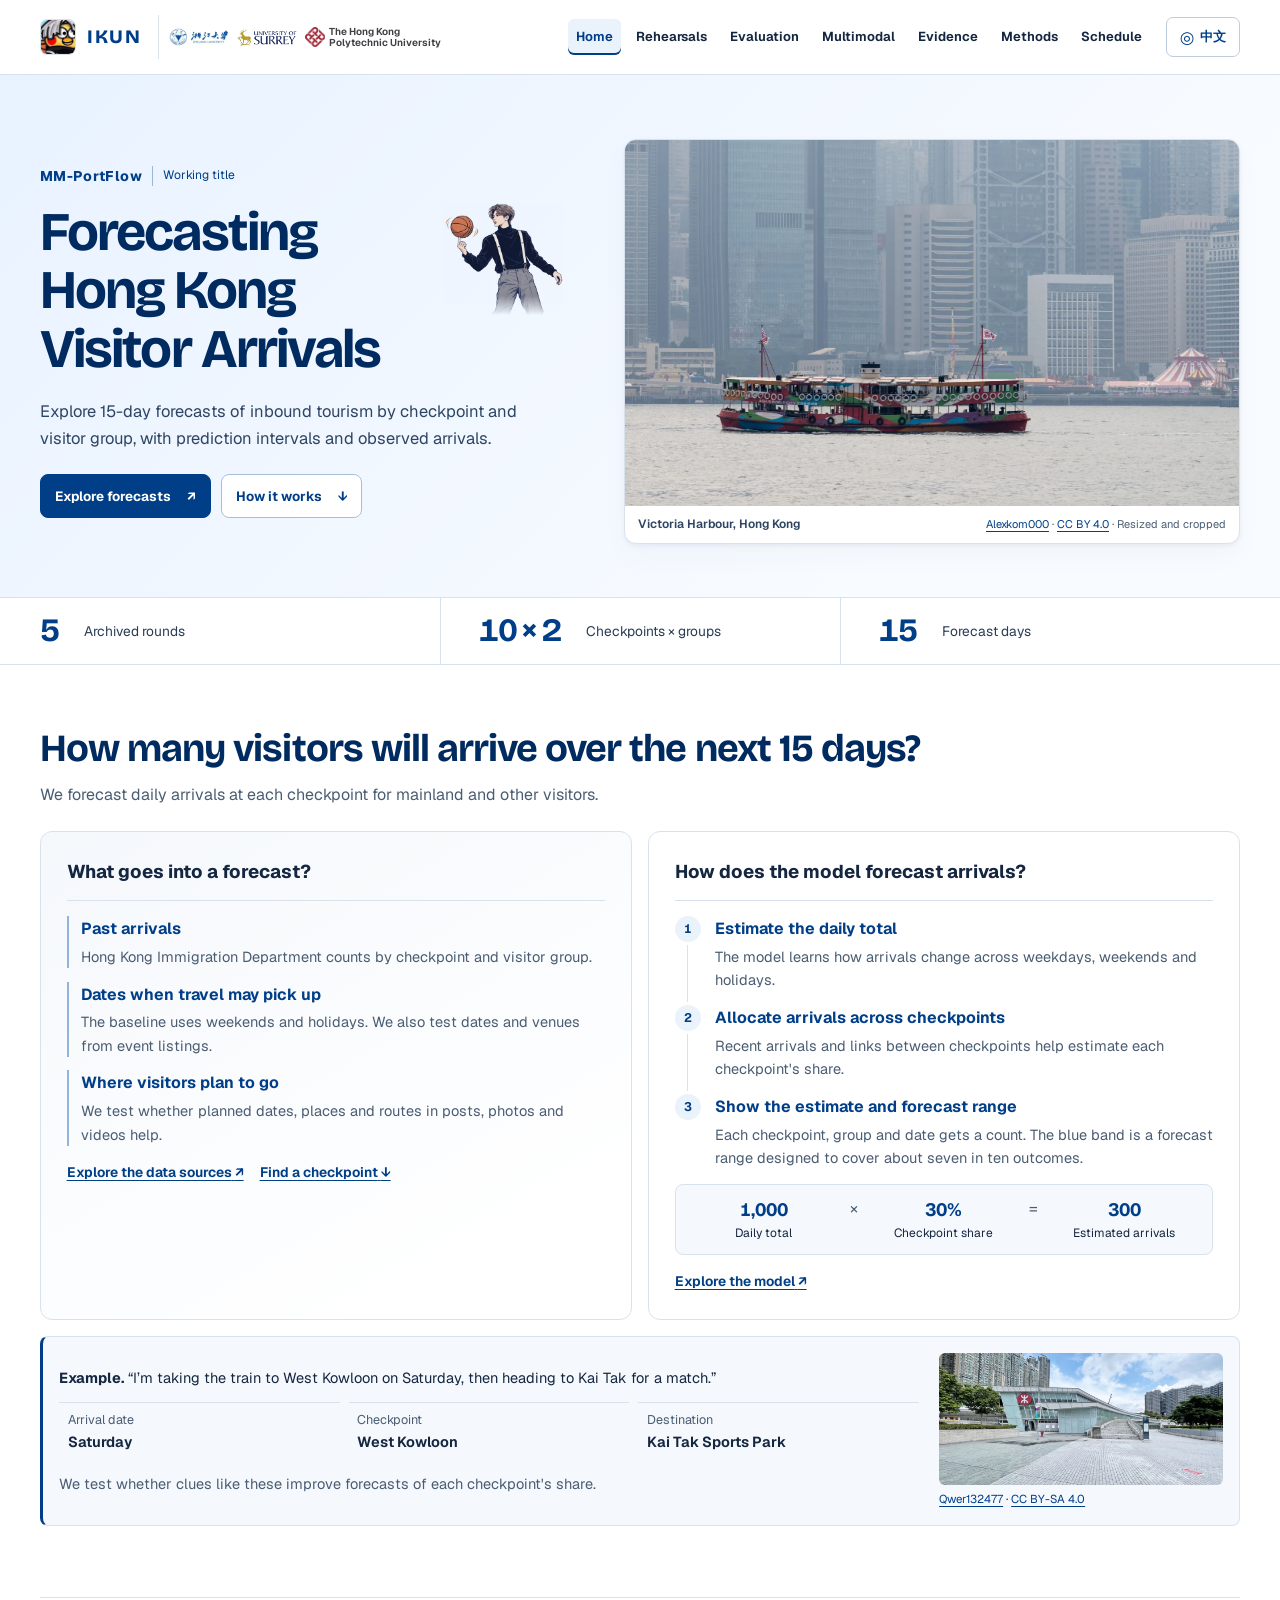
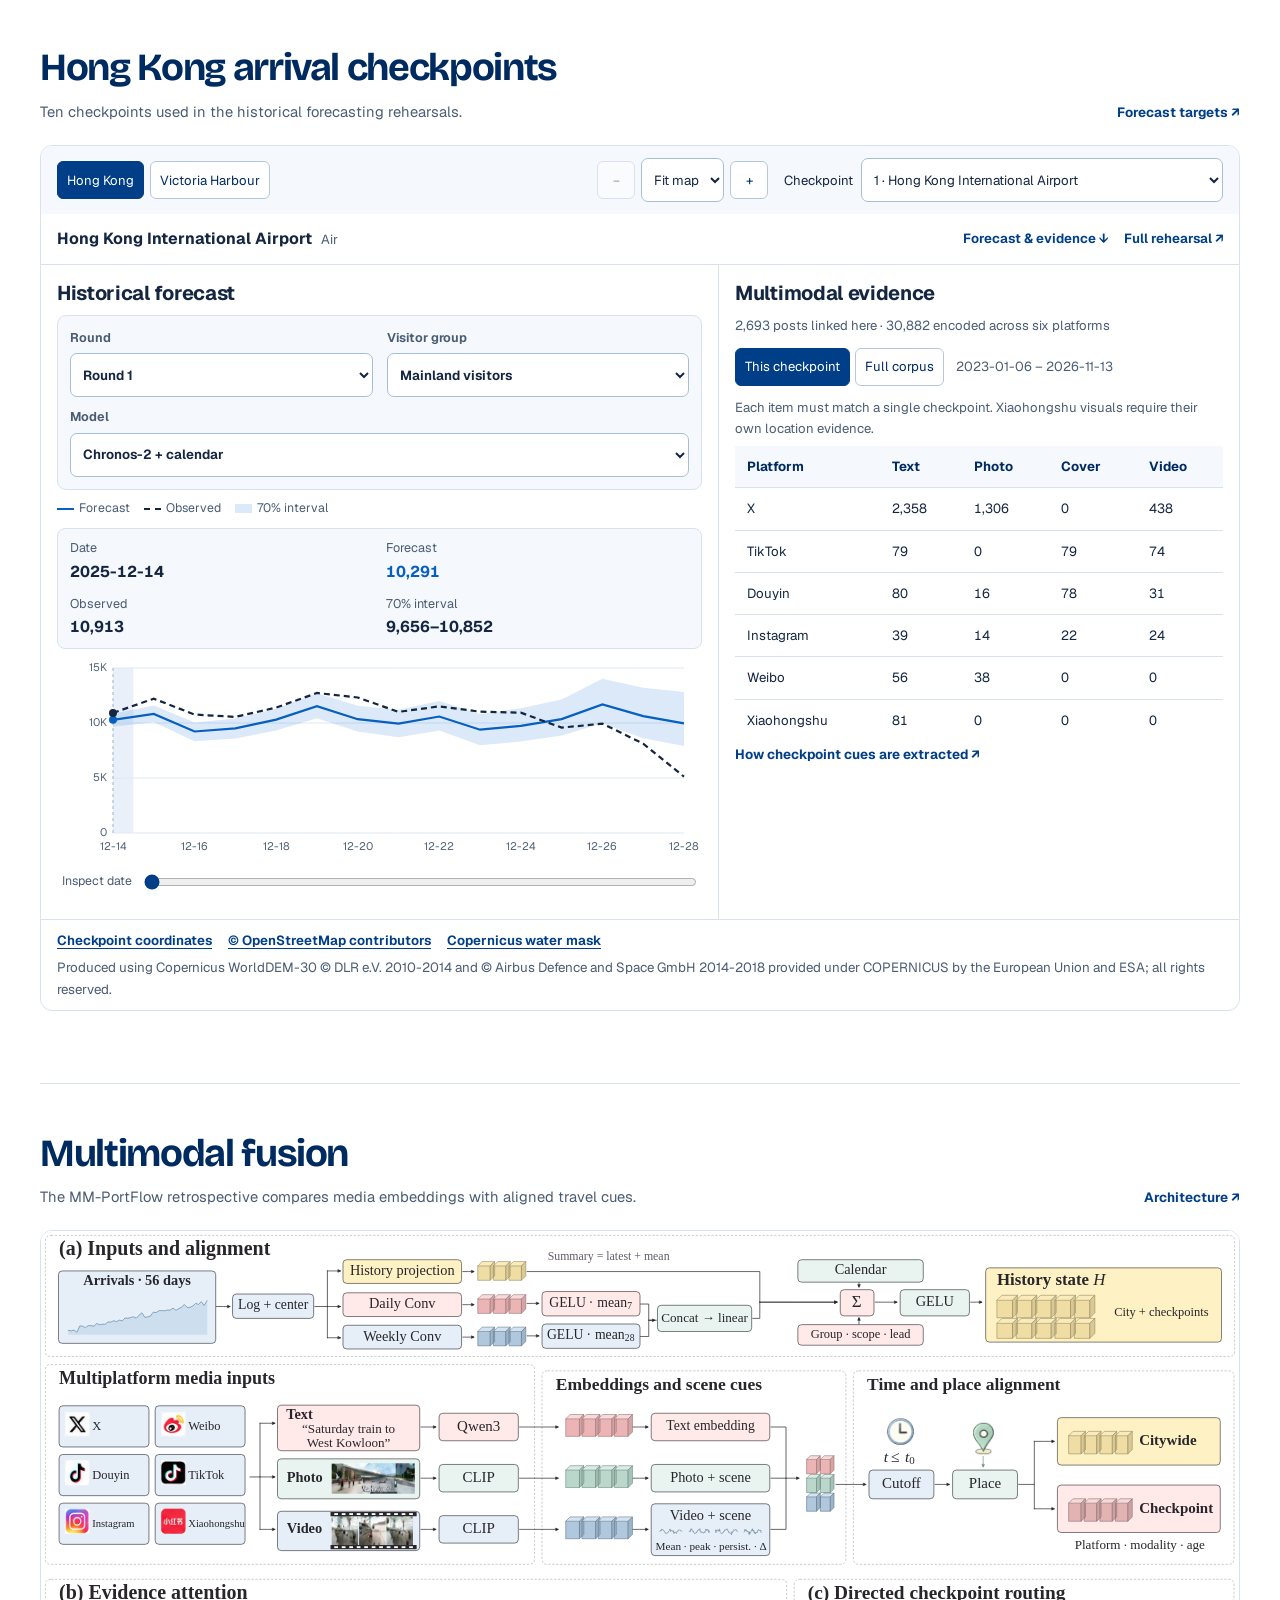
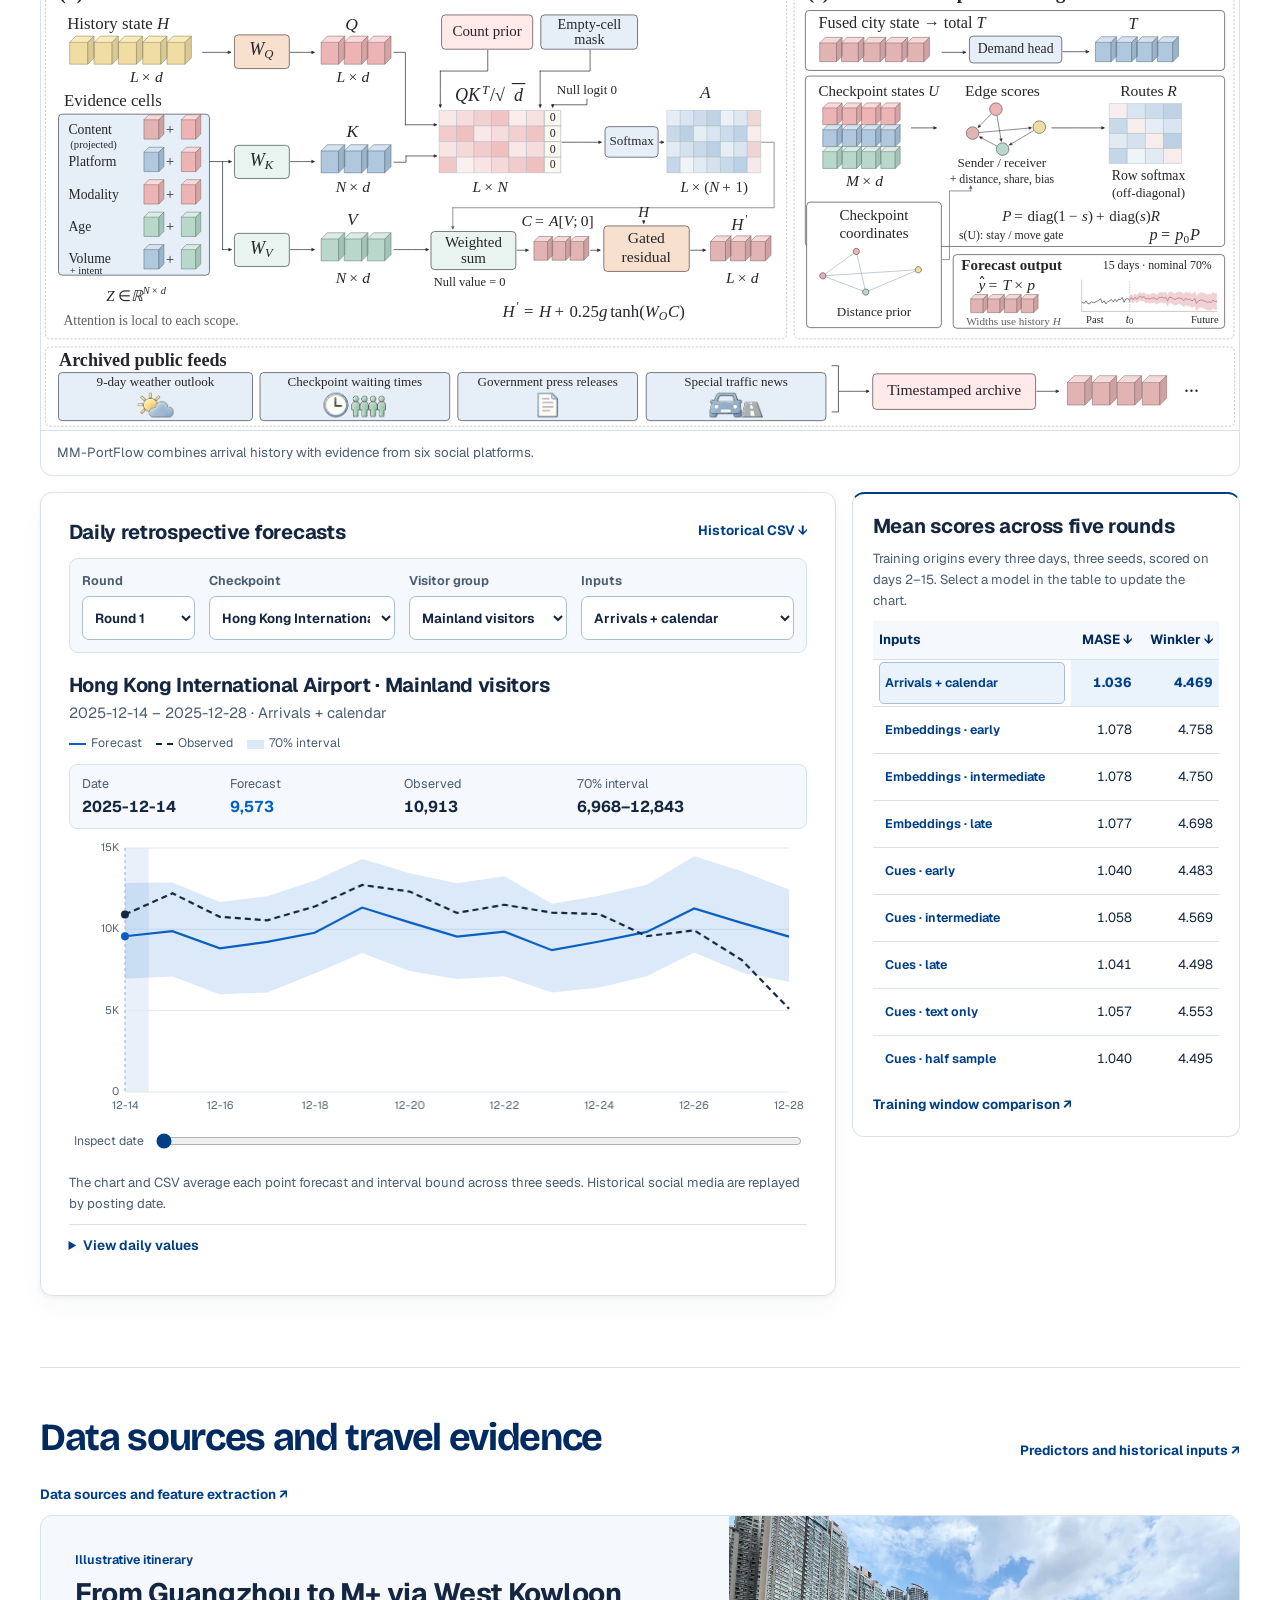
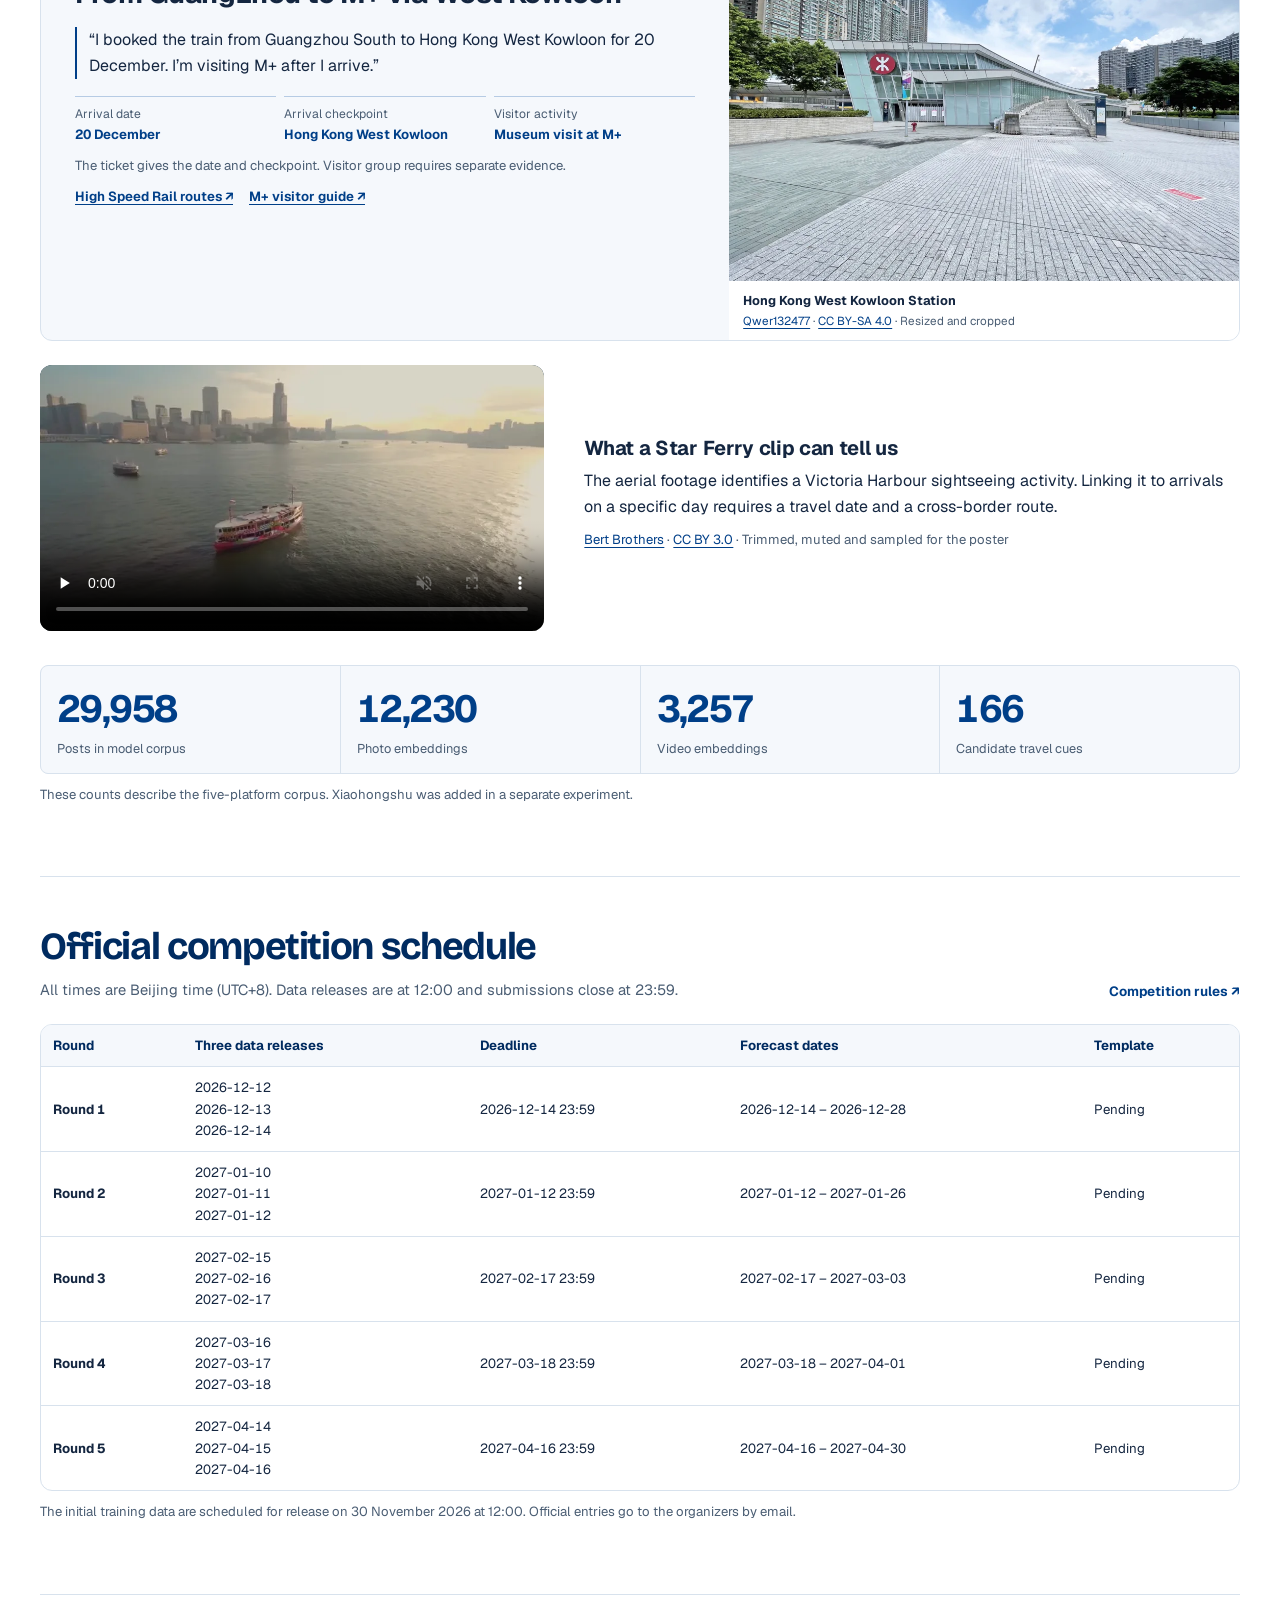
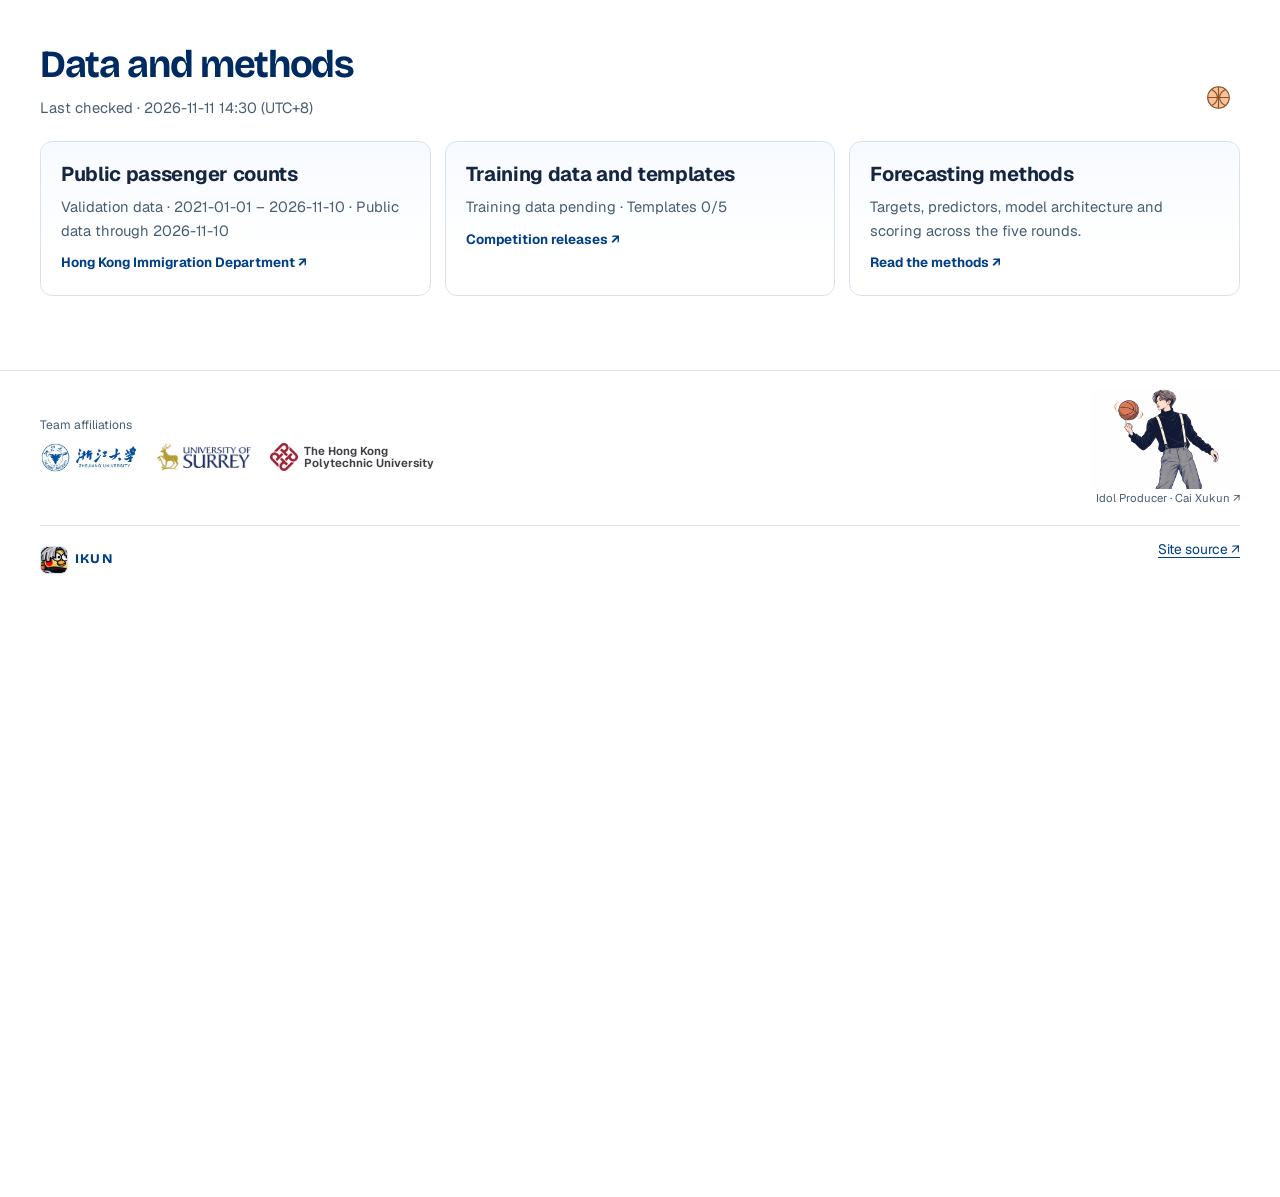
<file: site/index.html>
<!doctype html>
<html lang="en" data-title-en="Hong Kong Visitor Arrivals | IKUN" data-title-zh="香港入境客流预测 | IKUN">
<head>
  <meta charset="utf-8">
  <meta name="viewport" content="width=device-width, initial-scale=1">
  <meta name="description" content="Historical tourism forecasts for Hong Kong by Team IKUN, with model comparisons and the official competition schedule.">
  <title>Hong Kong Visitor Arrivals | IKUN</title>
  <link rel="icon" href="assets/ikun-avatar.png" type="image/png">
  <script src="language.js?v=research"></script>
  <link rel="stylesheet" href="style.css?v=hero-court">
  <link rel="stylesheet" href="guide.css?v=white-header">
  <script defer src="rehearsal.js"></script>
  <script defer src="multimodal.js"></script>
  <script defer src="sources.js"></script>
  <script defer src="app.js?v=locale"></script>
  <script defer src="checkpoint-locations.js"></script>
  <script defer src="checkpoint-evidence.js?v=coverage"></script>
  <script defer src="checkpoint-map.js?v=scale"></script>
</head>
<body>
  <a class="skip-link" href="#top"><span class="copy-en">Skip to content</span><span class="copy-zh">跳到正文</span></a>
  <header class="masthead">
    <div class="wrap nav">
      <a class="brand" aria-label="IKUN" href="#top"><img class="team-avatar" src="assets/ikun-avatar.png" alt="" width="36" height="36"><span>IKUN</span></a>
      <div class="affiliations mast-affiliations" role="group" aria-label="Team affiliations" data-zh-aria="队伍成员所在院校">
        <a href="https://www.zju.edu.cn/english/" aria-label="Zhejiang University" data-zh-aria="浙江大学"><img class="zju-mark" src="assets/zhejiang-university-lockup.webp" width="664" height="210" alt=""></a>
        <a href="https://www.surrey.ac.uk/" aria-label="University of Surrey" data-zh-aria="萨里大学"><img class="surrey-mark" src="assets/university-of-surrey-lockup.webp" width="918" height="288" alt=""></a>
        <a class="polyu-link" href="https://www.polyu.edu.hk/"><span class="polyu-emblem" aria-hidden="true"><img class="polyu-mark" src="assets/hong-kong-polytechnic.webp" width="450" height="86" alt=""></span><span lang="en">The Hong Kong<br>Polytechnic University</span></a>
      </div>
      <nav aria-label="Main navigation" data-zh-aria="主要导航">
        <a href="index.html" aria-current="page"><span class="copy-en">Home</span><span class="copy-zh">首页</span></a>
        <a href="rehearsals.html"><span class="copy-en">Rehearsals</span><span class="copy-zh">历史模拟</span></a>
        <a href="research.html"><span class="copy-en">Evaluation</span><span class="copy-zh">预测评估</span></a>
        <a href="#multimodal"><span class="copy-en">Multimodal</span><span class="copy-zh">多模态</span></a>
        <a href="#evidence"><span class="copy-en">Evidence</span><span class="copy-zh">数据样例</span></a>
        <a href="methods.html"><span class="copy-en">Methods</span><span class="copy-zh">方法</span></a>
        <a href="#calendar"><span class="copy-en">Schedule</span><span class="copy-zh">正式赛程</span></a>
      </nav>
      <button type="button" class="language-toggle" hidden><span class="language-icon" aria-hidden="true">◎</span><span class="copy-en" lang="zh-Hans">中文</span><span class="copy-zh" lang="en">English</span></button>
    </div>
  </header>
  <main id="top" tabindex="-1">
    <section class="hero" aria-labelledby="page-title">
      <div class="wrap hero-grid">
        <div class="hero-copy">
          <p class="project-label"><strong>MM-PortFlow</strong><span><span class="copy-en">Working title</span><span class="copy-zh">论文工作名</span></span></p>
          <div class="hero-heading">
            <a class="hero-court" href="#ikun-court" aria-label="Cai Xukun basketball illustration" data-zh-aria="蔡徐坤篮球插画">
              <img src="assets/ikun-court.webp" width="500" height="333" alt="">
            </a>
            <h1 id="page-title"><span class="copy-en">Forecasting Hong&nbsp;Kong Visitor Arrivals</span><span class="copy-zh">香港入境<wbr>客流预测</span></h1>
          </div>
          <p class="intro"><span class="copy-en">Explore 15-day forecasts of inbound tourism by checkpoint and visitor group, with prediction intervals and observed arrivals.</span><span class="copy-zh">查看香港各口岸的 15 天入境访客预测，比较预测区间和实际客流。</span></p>
          <div class="hero-actions">
            <a class="button" href="rehearsals.html"><span><span class="copy-en">Explore forecasts</span><span class="copy-zh">探索历史预测</span></span><span aria-hidden="true">↗</span></a>
            <a class="button secondary" href="#guide"><span><span class="copy-en">How it works</span><span class="copy-zh">预测怎么做</span></span><span aria-hidden="true">↓</span></a>
          </div>
        </div>
        <figure class="hero-figure">
          <img src="assets/victoria-harbour.webp" width="1600" height="1066" fetchpriority="high" alt="A Star Ferry crosses Victoria Harbour in front of the Hong Kong Island skyline" data-zh-alt="天星小轮驶过维多利亚港，远处是香港岛天际线">
          <figcaption><span><span class="copy-en">Victoria Harbour, Hong Kong</span><span class="copy-zh">维多利亚港 · 香港</span></span><small><a href="https://commons.wikimedia.org/wiki/File:2024-12-27_A_Star_Ferry_crosses_Victoria_Harbour_1.jpg">Alexkom000</a> · <a href="https://creativecommons.org/licenses/by/4.0/">CC BY 4.0</a> · <span><span class="copy-en">Resized and cropped</span><span class="copy-zh">缩放及裁切</span></span></small></figcaption>
        </figure>
      </div>
    </section>
    <div class="overview">
      <dl class="wrap overview-grid">
        <div><dt><span class="copy-en">Archived rounds</span><span class="copy-zh">历史模拟</span></dt><dd>5</dd></div>
        <div><dt><span class="copy-en">Checkpoints × groups</span><span class="copy-zh">口岸 × 客群</span></dt><dd>10 × 2</dd></div>
        <div><dt><span class="copy-en">Forecast days</span><span class="copy-zh">预测天数</span></dt><dd>15</dd></div>
      </dl>
    </div>
    <div class="wrap content">
      <section class="forecast-guide" id="guide" aria-labelledby="guide-title">
        <header class="guide-heading">
          <h2 id="guide-title"><span class="copy-en">How many visitors will arrive over the next 15 days?</span><span class="copy-zh">香港未来 15 天会迎来多少访客？</span></h2>
          <p><span class="copy-en">We forecast daily arrivals at each checkpoint for mainland and other visitors.</span><span class="copy-zh">我们分别预测内地访客和其他访客每天从各口岸入境的人次。</span></p>
        </header>
        <div class="guide-grid">
          <figure class="guide-figure guide-data">
            <figcaption><strong><span class="copy-en">What goes into a forecast?</span><span class="copy-zh">预测用到哪些数据？</span></strong></figcaption>
            <dl>
              <div><dt><span class="copy-en">Past arrivals</span><span class="copy-zh">过去有多少人到港</span></dt><dd><span class="copy-en">Hong Kong Immigration Department counts by checkpoint and visitor group.</span><span class="copy-zh">香港入境处每天公布分口岸、分客群的入境人次。</span></dd></div>
              <div><dt><span class="copy-en">Dates when travel may pick up</span><span class="copy-zh">未来哪些日期可能更忙</span></dt><dd><span class="copy-en">The baseline uses weekends and holidays. We also test dates and venues from event listings.</span><span class="copy-zh">基础预测使用周末和节假日日历。活动公告的日期和场馆也在测试中。</span></dd></div>
              <div><dt><span class="copy-en">Where visitors plan to go</span><span class="copy-zh">游客计划去哪、怎么去</span></dt><dd><span class="copy-en">We test whether planned dates, places and routes in posts, photos and videos help.</span><span class="copy-zh">我们测试帖子、照片和视频里的行程、地点和交通线索。</span></dd></div>
            </dl>
            <div class="method-links">
              <a href="methods.html#architecture"><span class="copy-en">Explore the data sources</span><span class="copy-zh">查看数据来源与模型</span> <span aria-hidden="true">↗</span></a>
              <a href="#checkpoint-explorer"><span class="copy-en">Find a checkpoint</span><span class="copy-zh">在地图上找口岸</span> <span aria-hidden="true">↓</span></a>
            </div>
          </figure>
          <figure class="guide-figure guide-flow">
            <figcaption><strong><span class="copy-en">How does the model forecast arrivals?</span><span class="copy-zh">模型怎么做出预测？</span></strong></figcaption>
            <ol>
              <li><strong><span class="copy-en">Estimate the daily total</span><span class="copy-zh">估算当天总人数</span></strong><p><span class="copy-en">The model learns how arrivals change across weekdays, weekends and holidays.</span><span class="copy-zh">模型从过去客流和日历学习平日、周末和假期的变化。</span></p></li>
              <li><strong><span class="copy-en">Allocate arrivals across checkpoints</span><span class="copy-zh">把总人数分到各口岸</span></strong><p><span class="copy-en">Recent arrivals and links between checkpoints help estimate each checkpoint's share.</span><span class="copy-zh">结合近期客流和口岸之间的联系，估计每个口岸的访客份额。</span></p></li>
              <li><strong><span class="copy-en">Show the estimate and forecast range</span><span class="copy-zh">给出人数和预测区间</span></strong><p><span class="copy-en">Each checkpoint, group and date gets a count. The blue band is a forecast range designed to cover about seven in ten outcomes.</span><span class="copy-zh">每个口岸、客群和日期都有一个人数估计。图里的浅蓝色带是预测区间，目标是覆盖约七成实际结果。</span></p></li>
            </ol>
            <div class="guide-equation" aria-label="Illustrative calculation" data-zh-aria="示意计算">
              <div><b>1,000</b><small><span class="copy-en">Daily total</span><span class="copy-zh">当天总人数</span></small></div>
              <span aria-hidden="true">×</span>
              <div><b>30%</b><small><span class="copy-en">Checkpoint share</span><span class="copy-zh">某口岸份额</span></small></div>
              <span aria-hidden="true">=</span>
              <div><b>300</b><small><span class="copy-en">Estimated arrivals</span><span class="copy-zh">该口岸人次</span></small></div>
            </div>
            <a href="methods.html#multimodal-method"><span class="copy-en">Explore the model</span><span class="copy-zh">查看模型结构</span> <span aria-hidden="true">↗</span></a>
          </figure>
        </div>
        <aside class="guide-example">
          <div class="guide-example-copy">
            <p><span class="copy-en"><strong>Example.</strong> “I’m taking the train to West Kowloon on Saturday, then heading to Kai Tak for a match.”</span><span class="copy-zh"><strong>举个例子</strong> “周六坐高铁到西九龙，再去启德看比赛。”</span></p>
            <dl class="guide-itinerary">
              <div><dt><span class="copy-en">Arrival date</span><span class="copy-zh">到访日期</span></dt><dd><span class="copy-en">Saturday</span><span class="copy-zh">周六</span></dd></div>
              <div><dt><span class="copy-en">Checkpoint</span><span class="copy-zh">入境口岸</span></dt><dd><span class="copy-en">West Kowloon</span><span class="copy-zh">西九龙</span></dd></div>
              <div><dt><span class="copy-en">Destination</span><span class="copy-zh">目的地</span></dt><dd><span class="copy-en">Kai Tak Sports Park</span><span class="copy-zh">启德体育园</span></dd></div>
            </dl>
            <p class="guide-example-note"><span class="copy-en">We test whether clues like these improve forecasts of each checkpoint's share.</span><span class="copy-zh">我们用这样的线索测试各口岸的访客份额预测。</span></p>
          </div>
          <figure>
            <img src="assets/west-kowloon.webp" width="1000" height="750" loading="lazy" alt="West entrance of Hong Kong West Kowloon Station" data-zh-alt="香港西九龙站西翼入口">
            <figcaption><a href="https://commons.wikimedia.org/wiki/File:Hong_Kong_West_Kowloon_Station_exterior%EF%BC%88West%EF%BC%892021_08_part2.jpg">Qwer132477</a> · <a href="https://creativecommons.org/licenses/by-sa/4.0/">CC BY-SA 4.0</a></figcaption>
          </figure>
        </aside>
      </section>
      <section id="study-area" aria-labelledby="study-area-title">
        <div class="section-heading">
          <div>
            <h2 id="study-area-title"><span class="copy-en">Hong Kong arrival checkpoints</span><span class="copy-zh">香港入境口岸</span></h2>
            <p><span class="copy-en">Ten checkpoints used in the historical forecasting rehearsals.</span><span class="copy-zh">历史预测模拟覆盖的 10 个入境口岸。</span></p>
          </div>
          <a class="text-link" href="methods.html#target-title"><span class="copy-en">Forecast targets</span><span class="copy-zh">预测对象</span> ↗</a>
        </div>
        <div id="checkpoint-explorer" class="checkpoint-explorer card" hidden>
          <div class="checkpoint-toolbar">
            <div role="group" aria-label="Map views" data-zh-aria="地图范围">
              <button type="button" data-map-view="overview" aria-pressed="true"><span class="copy-en">Hong Kong</span><span class="copy-zh">香港全图</span></button>
              <button type="button" data-map-view="harbour" aria-pressed="false"><span class="copy-en">Victoria Harbour</span><span class="copy-zh">维港局部</span></button>
            </div>
            <div class="checkpoint-controls">
              <div class="checkpoint-zoom" role="group" aria-label="Map scale" data-zh-aria="地图缩放">
                <button type="button" data-zoom-step="-1" aria-label="Zoom out" data-zh-aria="缩小">−</button>
                <label><span class="sr-only"><span class="copy-en">Map scale</span><span class="copy-zh">地图缩放</span></span><select id="checkpoint-scale"></select></label>
                <button type="button" data-zoom-step="1" aria-label="Zoom in" data-zh-aria="放大">+</button>
              </div>
              <label class="checkpoint-picker"><span class="copy-en">Checkpoint</span><span class="copy-zh">选择口岸</span> <select id="checkpoint-pick"></select></label>
            </div>
          </div>
          <div class="checkpoint-viewport" tabindex="0" role="region" aria-label="Interactive checkpoint map" data-zh-aria="交互式口岸地图">
            <div class="checkpoint-map-canvas">
              <img class="checkpoint-map-image" loading="lazy" alt="">
              <div class="checkpoint-markers"></div>
            </div>
          </div>
          <div class="checkpoint-selection">
            <p aria-live="polite"><strong class="checkpoint-name"></strong> <span class="checkpoint-mode"></span></p>
            <div class="method-links">
              <a class="text-link" href="#checkpoint-details"><span class="copy-en">Forecast &amp; evidence ↓</span><span class="copy-zh">预测与数据 ↓</span></a>
              <a class="text-link checkpoint-forecast" href="rehearsals.html"><span class="copy-en">Full rehearsal ↗</span><span class="copy-zh">完整历史模拟 ↗</span></a>
            </div>
          </div>
          <div class="checkpoint-details" id="checkpoint-details">
            <section class="checkpoint-pane" aria-labelledby="map-forecast-title">
              <h3 id="map-forecast-title"><span class="copy-en">Historical forecast</span><span class="copy-zh">历史预测</span></h3>
              <div class="filters media-filters checkpoint-filters">
                <label><span class="copy-en">Round</span><span class="copy-zh">轮次</span><select id="checkpoint-round"></select></label>
                <label><span class="copy-en">Visitor group</span><span class="copy-zh">客群</span><select id="checkpoint-group"></select></label>
                <label><span class="copy-en">Model</span><span class="copy-zh">模型</span><select id="checkpoint-model"></select></label>
              </div>
              <ul class="legend" aria-label="Chart legend" data-zh-aria="预测图例">
                <li><i class="forecast-key"></i><span class="copy-en">Forecast</span><span class="copy-zh">预测</span></li><li><i class="actual-key"></i><span class="copy-en">Observed</span><span class="copy-zh">实况</span></li><li><i class="interval-key"></i><span class="copy-en">70% interval</span><span class="copy-zh">70% 区间</span></li>
              </ul>
              <div class="chart-surface">
                <div class="chart-readout" id="checkpoint-readout"></div>
                <canvas id="checkpoint-chart" role="img" aria-label="Fifteen-day checkpoint forecast" data-zh-aria="口岸的 15 日预测曲线"></canvas>
                <label class="chart-scrubber"><span><span class="copy-en">Inspect date</span><span class="copy-zh">选择日期</span></span><input id="checkpoint-day" type="range" min="0" max="14" value="0"></label>
              </div>
            </section>
            <section class="checkpoint-pane" aria-labelledby="map-evidence-title">
              <h3 id="map-evidence-title"><span class="copy-en">Multimodal evidence</span><span class="copy-zh">多模态数据</span></h3>
              <p class="caption" id="checkpoint-coverage-summary"></p>
              <div class="checkpoint-evidence-options">
                <div class="checkpoint-evidence-scope" role="group" aria-label="Evidence scope" data-zh-aria="数据范围">
                  <button type="button" data-evidence-scope="checkpoint" aria-pressed="true"><span class="copy-en">This checkpoint</span><span class="copy-zh">本口岸</span></button>
                  <button type="button" data-evidence-scope="corpus" aria-pressed="false"><span class="copy-en">Full corpus</span><span class="copy-zh">全语料</span></button>
                </div>
                <small id="checkpoint-evidence-dates" class="caption"></small>
              </div>
              <p class="caption" id="checkpoint-evidence-note"></p>
              <div class="table-scroll">
                <table class="checkpoint-evidence-table">
                  <thead><tr><th scope="col"><span class="copy-en">Platform</span><span class="copy-zh">平台</span></th><th scope="col"><span class="copy-en">Text</span><span class="copy-zh">正文</span></th><th scope="col"><span class="copy-en">Photo</span><span class="copy-zh">照片</span></th><th scope="col"><span class="copy-en">Cover</span><span class="copy-zh">封面</span></th><th scope="col"><span class="copy-en">Video</span><span class="copy-zh">视频</span></th></tr></thead>
                  <tbody id="checkpoint-evidence-rows"></tbody>
                </table>
              </div>
              <p class="caption" id="checkpoint-evidence-empty" hidden><span class="copy-en">The encoded corpus has no media uniquely matched to this checkpoint.</span><span class="copy-zh">当前编码语料中没有能唯一匹配到该口岸的图文视频。</span></p>
              <div id="checkpoint-open-example"></div>
              <a class="text-link" href="methods.html#data-source-map"><span class="copy-en">How checkpoint cues are extracted ↗</span><span class="copy-zh">口岸线索如何提取 ↗</span></a>
            </section>
          </div>
          <div class="checkpoint-credits method-links">
            <a href="https://portal.csdi.gov.hk/csdi-webpage/dataset/immd_rcd_1633320081376_19895"><span class="copy-en">Checkpoint coordinates</span><span class="copy-zh">口岸坐标</span></a>
            <a href="https://www.openstreetmap.org/copyright"><span class="copy-en">© OpenStreetMap contributors</span><span class="copy-zh">© OpenStreetMap 贡献者</span></a>
            <a href="https://registry.opendata.aws/copernicus-dem/"><span class="copy-en">Copernicus water mask</span><span class="copy-zh">Copernicus 水体数据</span></a>
            <small><span class="copy-en">Produced using Copernicus WorldDEM-30 © DLR e.V. 2010-2014 and © Airbus Defence and Space GmbH 2014-2018 provided under COPERNICUS by the European Union and ESA; all rights reserved.</span><span class="copy-zh">底图使用 Copernicus WorldDEM-30。© DLR e.V. 2010–2014 与 © Airbus Defence and Space GmbH 2014–2018。由欧盟与欧洲航天局通过哥白尼计划提供，版权所有。</span></small>
          </div>
        </div>
      </section>
      <section id="multimodal" aria-labelledby="multimodal-title">
        <div class="section-heading">
          <div><h2 id="multimodal-title"><span class="copy-en">Multimodal fusion</span><span class="copy-zh">融合策略对照</span></h2>
          <p><span class="copy-en">The MM-PortFlow retrospective compares media embeddings with aligned travel cues.</span><span class="copy-zh">MM-PortFlow 历史对照比较图文视频向量与对齐后的旅游线索。</span></p></div>
          <a class="text-link" href="methods.html#architecture"><span class="copy-en">Architecture ↗</span><span class="copy-zh">算法流程 ↗</span></a>
        </div>
        <figure class="architecture-figure">
          <a class="architecture-image" href="methods.html#architecture" aria-label="Explore the MM-PortFlow architecture" data-zh-aria="查看 MM-PortFlow 模型架构"><img src="assets/mm-portflow-architecture.svg?v=f1dcb8a5a751" width="2880" height="1920" loading="lazy" alt="MM-PortFlow combines six platforms, arrival records, calendars and checkpoint coordinates through multimodal evidence attention and directed routing." data-zh-alt="MM-PortFlow 把六平台图文视频、历史客流、日历和口岸坐标纳入多模态注意力和有向口岸分流。"></a>
          <figcaption><p class="copy-en">MM-PortFlow combines arrival history with evidence from six social platforms.</p><p class="copy-zh">MM-PortFlow 将历史客流与包括小红书在内的六个平台数据融合。</p></figcaption>
        </figure>
        <div class="experiment-grid">
          <article class="card forecast">
            <div class="experiment-heading">
              <div><h3><span class="copy-en">Daily retrospective forecasts</span><span class="copy-zh">历史逐日预测</span></h3></div>
              <a class="text-link" href="exports/multimodal-historical.csv" download><span class="copy-en">Historical CSV ↓</span><span class="copy-zh">下载历史 CSV ↓</span></a>
            </div>
            <div class="filters media-filters">
              <label><span class="copy-en">Round</span><span class="copy-zh">轮次</span><select id="media-round"></select></label>
              <label><span class="copy-en">Checkpoint</span><span class="copy-zh">口岸</span><select id="media-port"></select></label>
              <label><span class="copy-en">Visitor group</span><span class="copy-zh">客群</span><select id="media-group"></select></label>
              <label><span class="copy-en">Inputs</span><span class="copy-zh">输入组合</span><select id="media-model"></select></label>
            </div>
            <div class="chart-header">
              <div><h3 id="media-chart-title"></h3><p id="media-chart-subtitle"></p></div>
              <ul class="legend" aria-label="Chart legend" data-zh-aria="图例">
                <li><i class="forecast-key"></i><span class="copy-en">Forecast</span><span class="copy-zh">预测</span></li><li><i class="actual-key"></i><span class="copy-en">Observed</span><span class="copy-zh">实况</span></li><li><i class="interval-key"></i><span class="copy-en">70% interval</span><span class="copy-zh">70% 区间</span></li>
              </ul>
            </div>
            <div class="chart-surface">
              <div class="chart-readout" id="media-readout"></div>
              <canvas id="media-chart" role="img" aria-label="Multimodal retrospective forecasts and observed arrivals" data-zh-aria="多模态历史预测和实况"></canvas>
              <label class="chart-scrubber"><span><span class="copy-en">Inspect date</span><span class="copy-zh">选择日期</span></span><input type="range" id="media-day" min="0" max="14" value="0" step="1"></label>
            </div>
              <p class="caption"><span class="copy-en">The chart and CSV average each point forecast and interval bound across three seeds. Historical social media are replayed by posting date.</span><span class="copy-zh">图表和 CSV 的预测值及区间端点分别取三个随机种子的均值。历史社媒按发帖日期回放。</span></p>
            <details>
              <summary><span class="copy-en">View daily values</span><span class="copy-zh">查看逐日明细</span></summary>
              <div class="table-scroll" tabindex="0" role="region" aria-label="Multimodal daily values" data-zh-aria="多模态逐日明细"><table><thead><tr><th><span class="copy-en">Date</span><span class="copy-zh">日期</span></th><th><span class="copy-en">Observed</span><span class="copy-zh">实况</span></th><th><span class="copy-en">Forecast</span><span class="copy-zh">点预测</span></th><th><span class="copy-en">Lower</span><span class="copy-zh">下限</span></th><th><span class="copy-en">Upper</span><span class="copy-zh">上限</span></th></tr></thead><tbody id="media-daily"></tbody></table></div>
            </details>
          </article>
          <aside class="experiment-side">
            <article class="card experiment-card">

              <h3><span class="copy-en">Mean scores across five rounds</span><span class="copy-zh">五轮平均分</span></h3>
              <p class="caption"><span class="copy-en">Training origins every three days, three seeds, scored on days 2–15. Select a model in the table to update the chart.</span><span class="copy-zh">每三天取一个训练起点，三个随机种子，评分用第 2–15 天。选择表内模型可切换图表。</span></p>
              <div class="table-scroll">
                <table class="experiment-scores"><thead><tr><th><span class="copy-en">Inputs</span><span class="copy-zh">输入</span></th><th>MASE ↓</th><th>Winkler ↓</th></tr></thead><tbody id="media-scores"></tbody></table>
              </div>
              <a class="text-link volume-link" href="methods.html#training-volume"><span class="copy-en">Training window comparison ↗</span><span class="copy-zh">训练窗口对照</span></a>

            </article>
          </aside>
        </div>
      </section>
      <section id="evidence" aria-labelledby="evidence-title">
        <div class="section-heading">
          <div><h2 id="evidence-title"><span class="copy-en">Data sources and travel evidence</span><span class="copy-zh">数据来源与出行线索</span></h2></div>
          <a class="text-link" href="methods.html#input-title"><span class="copy-en">Predictors and historical inputs ↗</span><span class="copy-zh">自变量与历史输入 ↗</span></a>
        </div>
        <p class="caption" id="data-source-map"><a class="text-link" href="methods.html#data-source-map"><span class="copy-en">Data sources and feature extraction</span><span class="copy-zh">数据来源与变量提取</span> ↗</a></p>
        <article class="itinerary">
          <div class="itinerary-copy">
            <p class="itinerary-label"><span class="copy-en">Illustrative itinerary</span><span class="copy-zh">行程示例</span></p>
            <h3><span class="copy-en">From Guangzhou to M+ via West Kowloon</span><span class="copy-zh">从广州到西九，去 M+ 看展</span></h3>
            <blockquote><span class="copy-en">“I booked the train from Guangzhou South to Hong Kong West Kowloon for 20 December. I’m visiting M+ after I arrive.”</span><span class="copy-zh">「订了 12 月 20 日广州南到香港西九龙的高铁，到港后去 M+ 看展。」</span></blockquote>
            <dl class="cue-fields">
              <div><dt><span class="copy-en">Arrival date</span><span class="copy-zh">到港日期</span></dt><dd><span class="copy-en">20 December</span><span class="copy-zh">12 月 20 日</span></dd></div>
              <div><dt><span class="copy-en">Arrival checkpoint</span><span class="copy-zh">入境口岸</span></dt><dd><span class="copy-en">Hong Kong West Kowloon</span><span class="copy-zh">香港西九龙站</span></dd></div>
              <div><dt><span class="copy-en">Visitor activity</span><span class="copy-zh">访港活动</span></dt><dd><span class="copy-en">Museum visit at M+</span><span class="copy-zh">M+ 观展</span></dd></div>
            </dl>
            <p class="caption"><span class="copy-en">The ticket gives the date and checkpoint. Visitor group requires separate evidence.</span><span class="copy-zh">车票给出日期与口岸。客群仍需另有证据支持。</span></p>
            <div class="method-links"><a href="https://www.highspeed.mtr.com.hk/en/ticket/destination.html"><span class="copy-en">High Speed Rail routes ↗</span><span class="copy-zh">高铁路线 ↗</span></a><a href="https://www.mplus.org.hk/en/plan-your-visit/"><span class="copy-en">M+ visitor guide ↗</span><span class="copy-zh">M+ 参观指南 ↗</span></a></div>
          </div>
          <figure class="evidence-media">
            <img src="assets/west-kowloon.webp" width="1000" height="750" loading="lazy" alt="West entrance of Hong Kong West Kowloon Station" data-zh-alt="香港西九龙站西翼入口">
            <figcaption><strong><span class="copy-en">Hong Kong West Kowloon Station</span><span class="copy-zh">香港西九龙站</span></strong><small><a href="https://commons.wikimedia.org/wiki/File:Hong_Kong_West_Kowloon_Station_exterior%EF%BC%88West%EF%BC%892021_08_part2.jpg">Qwer132477</a> · <a href="https://creativecommons.org/licenses/by-sa/4.0/">CC BY-SA 4.0</a> · <span><span class="copy-en">Resized and cropped</span><span class="copy-zh">缩放及裁切</span></span></small></figcaption>
          </figure>
        </article>
        <article class="harbour-example" id="harbour-clip">
          <video controls muted playsinline preload="none" poster="assets/star-ferry.webp" aria-label="Silent clip of the Star Ferry on Victoria Harbour" data-zh-aria="天星小轮驶过维港的无声短片">
            <source src="assets/star-ferry.mp4" type="video/mp4">
          </video>
          <div>
            <h3><span class="copy-en">What a Star Ferry clip can tell us</span><span class="copy-zh">天星小轮提供什么线索？</span></h3>
            <p><span class="copy-en">The aerial footage identifies a Victoria Harbour sightseeing activity. Linking it to arrivals on a specific day requires a travel date and a cross-border route.</span><span class="copy-zh">航拍画面可识别维港游览活动。要把它与某一天的入境客流关联，还需要行程日期和跨境路线。</span></p>
            <p class="caption"><a href="https://commons.wikimedia.org/wiki/File:%E8%88%AA%E6%8B%8D%E7%B6%AD%E6%B8%AF%E5%A4%A9%E6%98%9F%E5%B0%8F%E8%BC%AA2020.webm">Bert Brothers</a> · <a href="https://creativecommons.org/licenses/by/3.0/">CC BY 3.0</a> · <span><span class="copy-en">Trimmed, muted and sampled for the poster</span><span class="copy-zh">剪辑、静音及抽帧封面</span></span></p>
          </div>
        </article>
        <dl class="evidence-inventory">
          <div><dt><span class="copy-en">Posts in model corpus</span><span class="copy-zh">入模语料帖子</span></dt><dd>29,958</dd></div>
          <div><dt><span class="copy-en">Photo embeddings</span><span class="copy-zh">配图向量</span></dt><dd>12,230</dd></div>
          <div><dt><span class="copy-en">Video embeddings</span><span class="copy-zh">视频聚合向量</span></dt><dd>3,257</dd></div>
          <div><dt><span class="copy-en">Candidate travel cues</span><span class="copy-zh">旅游线索记录</span></dt><dd>166</dd></div>
        </dl>
        <p class="caption evidence-caption"><span class="copy-en">These counts describe the five-platform corpus. Xiaohongshu was added in a separate experiment.</span><span class="copy-zh">以上为五平台语料统计。小红书在独立实验中接入。</span></p>
      </section>
      <section id="calendar" aria-labelledby="calendar-title">
        <div class="section-heading">
          <div><h2 id="calendar-title"><span class="copy-en">Official competition schedule</span><span class="copy-zh">2026–27 正式赛程</span></h2><p><span class="copy-en">All times are Beijing time (UTC+8). Data releases are at 12:00 and submissions close at 23:59.</span><span class="copy-zh">所有时间为北京时间（UTC+8）。每次数据发布为 12:00，提交截止为 23:59。</span></p></div>
          <a class="text-link" href="https://tourismforecasting.net/tfc/rules.html"><span class="copy-en">Competition rules ↗</span><span class="copy-zh">比赛规则 ↗</span></a>
        </div>
        <div class="card table-scroll">
          <table class="calendar" role="table" aria-labelledby="calendar-title"><thead><tr><th scope="col"><span class="copy-en">Round</span><span class="copy-zh">轮次</span></th><th scope="col"><span class="copy-en">Three data releases</span><span class="copy-zh">三次数据发布</span></th><th scope="col"><span class="copy-en">Deadline</span><span class="copy-zh">提交截止</span></th><th scope="col"><span class="copy-en">Forecast dates</span><span class="copy-zh">预测日期</span></th><th scope="col"><span class="copy-en">Template</span><span class="copy-zh">模板</span></th></tr></thead><tbody id="schedule" role="rowgroup"></tbody></table>
        </div>
        <p class="caption"><span class="copy-en">The initial training data are scheduled for release on 30 November 2026 at 12:00. Official entries go to the organizers by email.</span><span class="copy-zh">首次训练库计划于 2026-11-30 12:00 发布。官方提交材料通过组委会指定邮箱提交。</span></p>
      </section>
      <section id="sources" aria-labelledby="sources-title">
          <div class="section-heading"><div><h2 id="sources-title"><span class="copy-en">Data and methods</span><span class="copy-zh">数据与方法</span></h2><p id="checked"></p></div><a class="court-jump" href="#ikun-court" aria-label="Meet Team IKUN" data-zh-aria="看 IKUN 的篮球彩蛋"><svg viewBox="0 0 30 30" aria-hidden="true"><circle cx="15" cy="15" r="12"/><path d="M3 15h24M15 3v24M7 6c9 4 9 14 0 18M23 6c-9 4-9 14 0 18"/></svg></a></div>
        <div class="sources">
          <article class="card source-card"><h3><span class="copy-en">Public passenger counts</span><span class="copy-zh">公开历史客流</span></h3><p id="passenger-status"></p><a class="text-link" href="https://data.gov.hk/en-data/dataset/hk-immd-set5-statistics-daily-passenger-traffic"><span class="copy-en">Hong Kong Immigration Department ↗</span><span class="copy-zh">香港入境事务处 ↗</span></a></article>
          <article class="card source-card"><h3><span class="copy-en">Training data and templates</span><span class="copy-zh">训练库与提交模板</span></h3><p id="template-status"></p><a class="text-link" href="https://tourismforecasting.net/tfc/data_release.html#submission-templates"><span class="copy-en">Competition releases ↗</span><span class="copy-zh">组委会数据发布页 ↗</span></a></article>
          <article class="card source-card"><h3><span class="copy-en">Forecasting methods</span><span class="copy-zh">预测原理</span></h3><p><span class="copy-en">Targets, predictors, model architecture and scoring across the five rounds.</span><span class="copy-zh">查看因变量、自变量、模型计算和五轮评分方法。</span></p><a class="text-link" href="methods.html"><span class="copy-en">Read the methods ↗</span><span class="copy-zh">阅读方法说明 ↗</span></a></article>
        </div>
      </section>
    </div>
  </main>
  <footer>
    <div class="wrap footer footer-home">
      <div class="affiliations" role="group" aria-labelledby="affiliations-label">
        <span class="affiliations-label" id="affiliations-label"><span class="copy-en">Team affiliations</span><span class="copy-zh">队伍成员所在院校</span></span>
        <a href="https://www.zju.edu.cn/english/" aria-label="Zhejiang University" data-zh-aria="浙江大学"><img class="zju-mark" src="assets/zhejiang-university-lockup.webp" width="664" height="210" alt=""></a>
        <a href="https://www.surrey.ac.uk/" aria-label="University of Surrey" data-zh-aria="萨里大学"><img class="surrey-mark" src="assets/university-of-surrey-lockup.webp" width="918" height="288" alt=""></a>
        <a class="polyu-link" href="https://www.polyu.edu.hk/"><span class="polyu-emblem" aria-hidden="true"><img class="polyu-mark" src="assets/hong-kong-polytechnic.webp" width="450" height="86" alt=""></span><span lang="en">The Hong Kong<br>Polytechnic University</span></a>
      </div>
      <a id="ikun-court" class="footer-court" href="https://www.iq.com/wiki/zh_cn/album/偶像练习生-个人混剪之蔡徐坤-2018-19rrfhhdm8" aria-label="Idol Producer · Cai Xukun" data-zh-aria="《偶像练习生》蔡徐坤片段">
        <img src="assets/ikun-court.webp" width="500" height="333" alt="" loading="lazy">
        <span><span class="copy-en">Idol Producer · Cai Xukun ↗</span><span class="copy-zh">《偶像练习生》· 蔡徐坤 ↗</span></span>
      </a>
      <div class="footer-links"><a class="brand footer-brand" href="index.html"><img class="team-avatar" src="assets/ikun-avatar.png" width="28" height="28" alt=""><span>IKUN</span></a><a href="https://github.com/Brad-zqh/hong-kong-arrivals-outlook"><span class="copy-en">Site source ↗</span><span class="copy-zh">网站源码 ↗</span></a></div>
    </div>
  </footer>
</body>
</html>
</file>
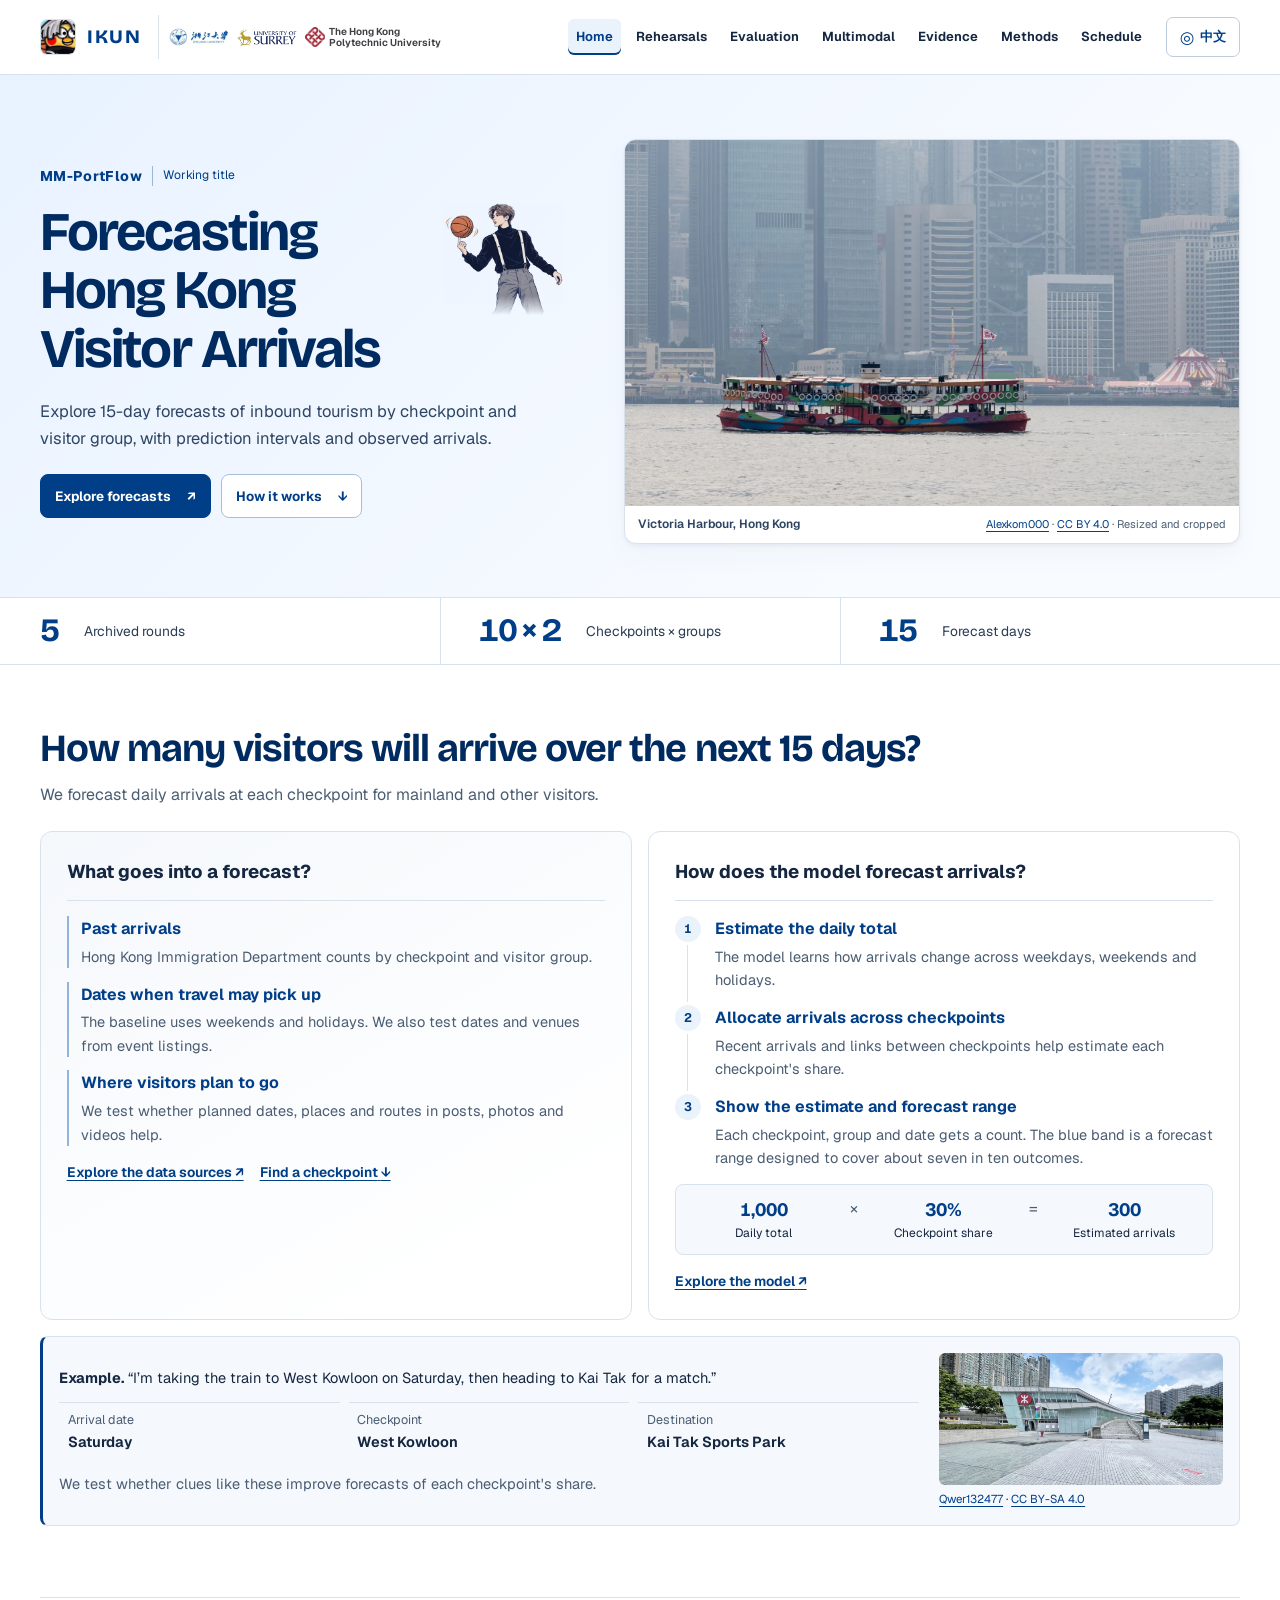
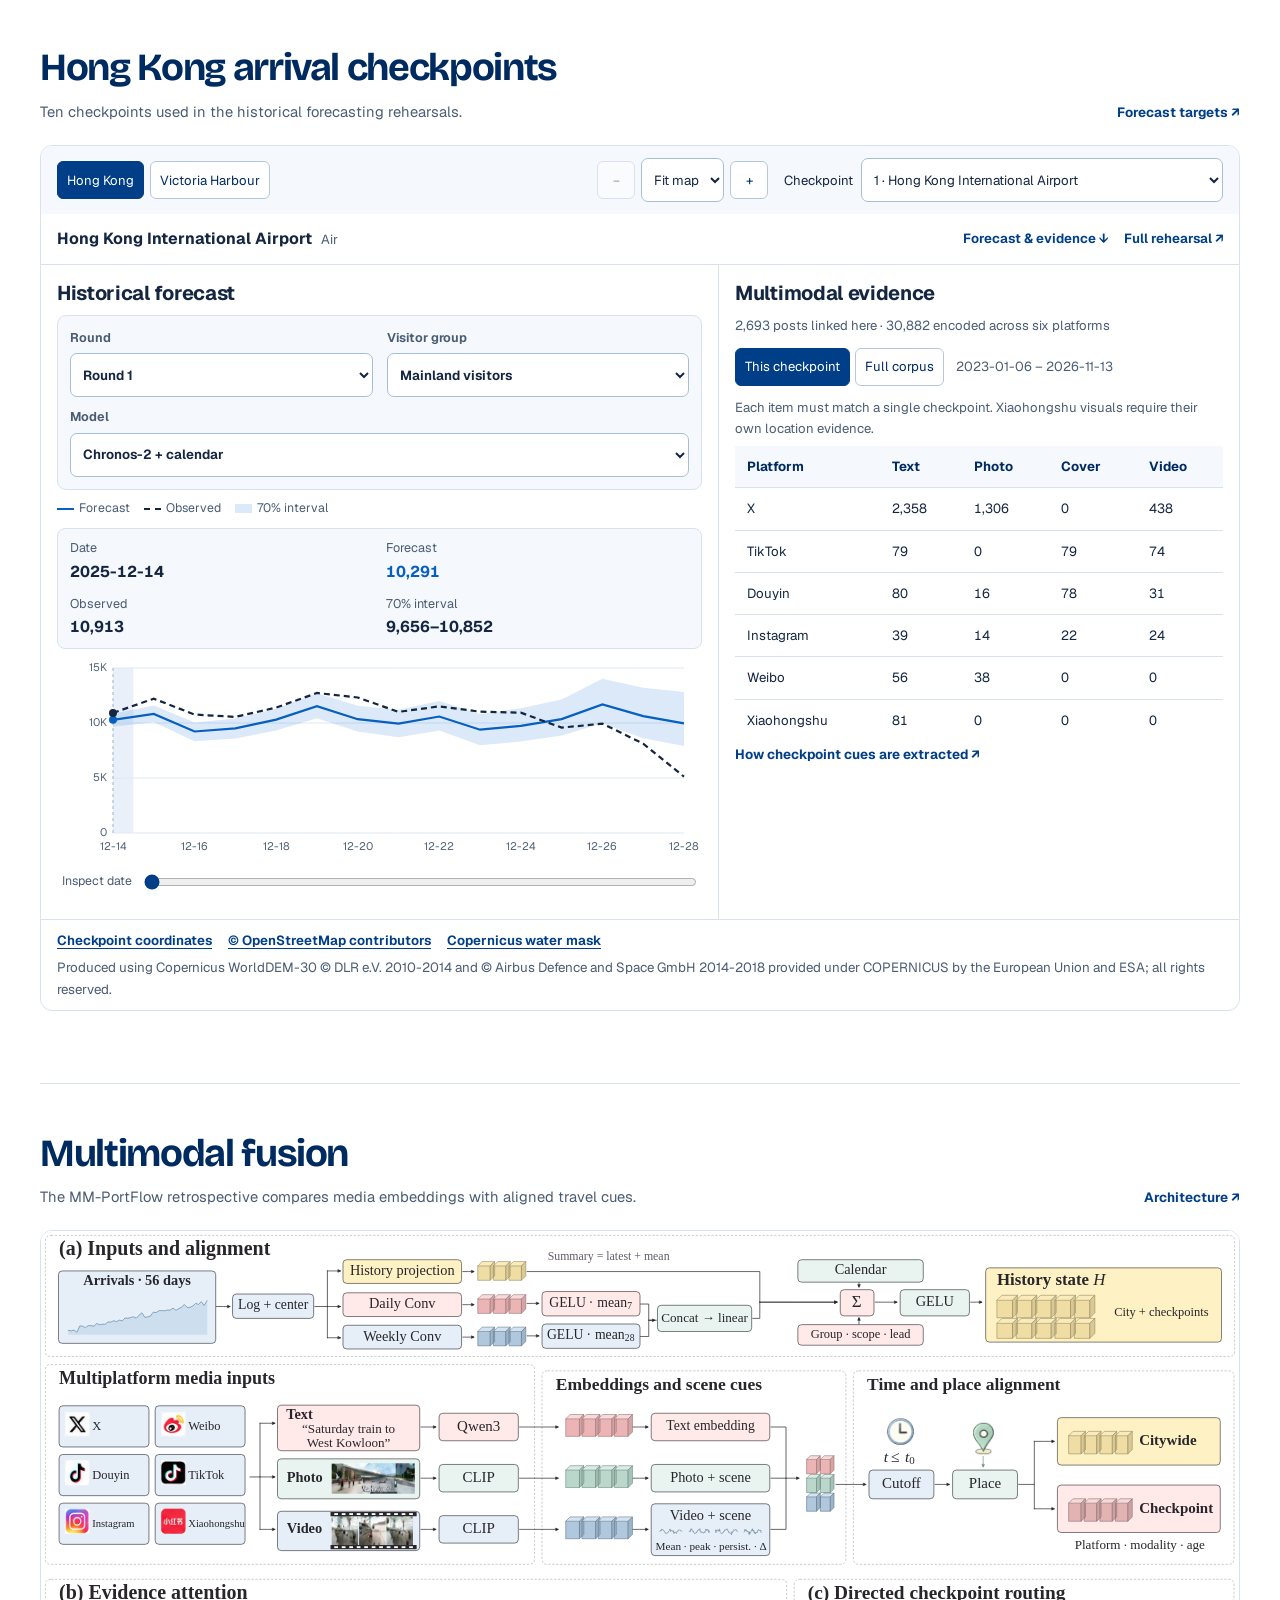
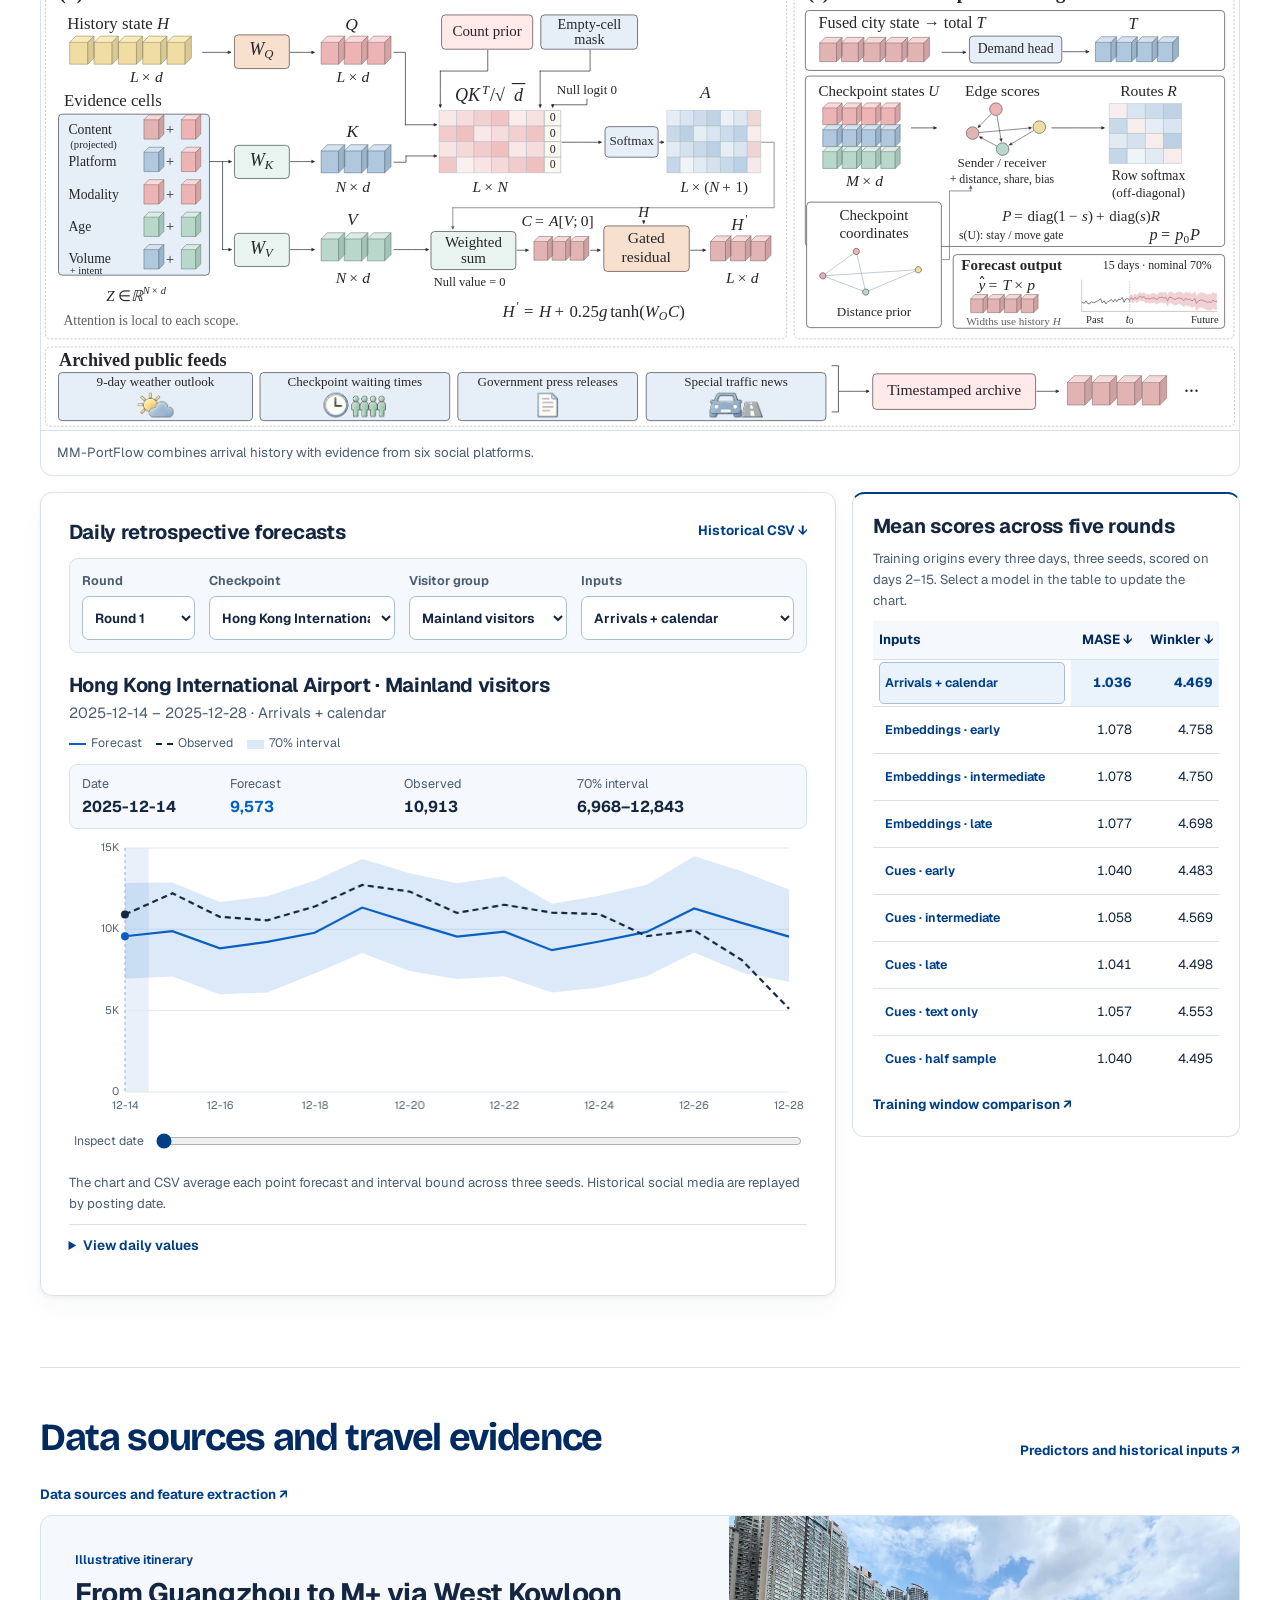
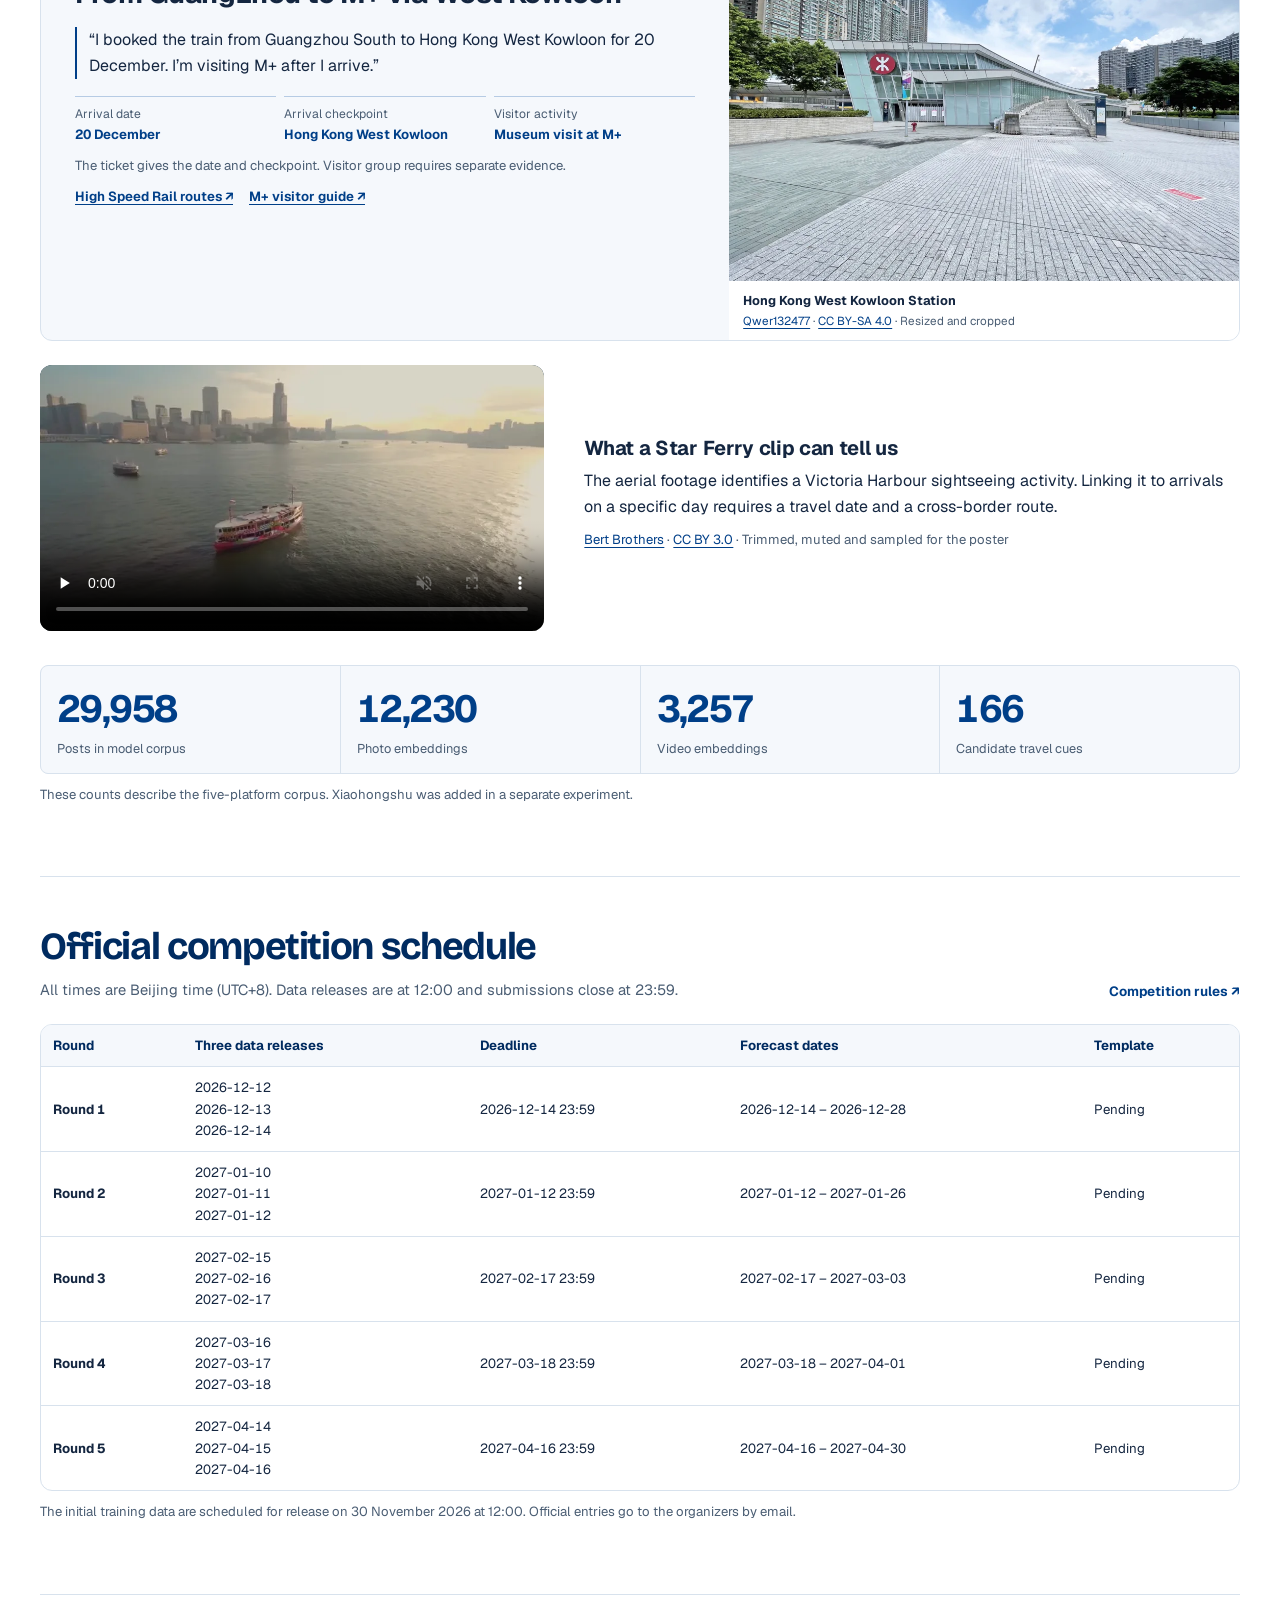
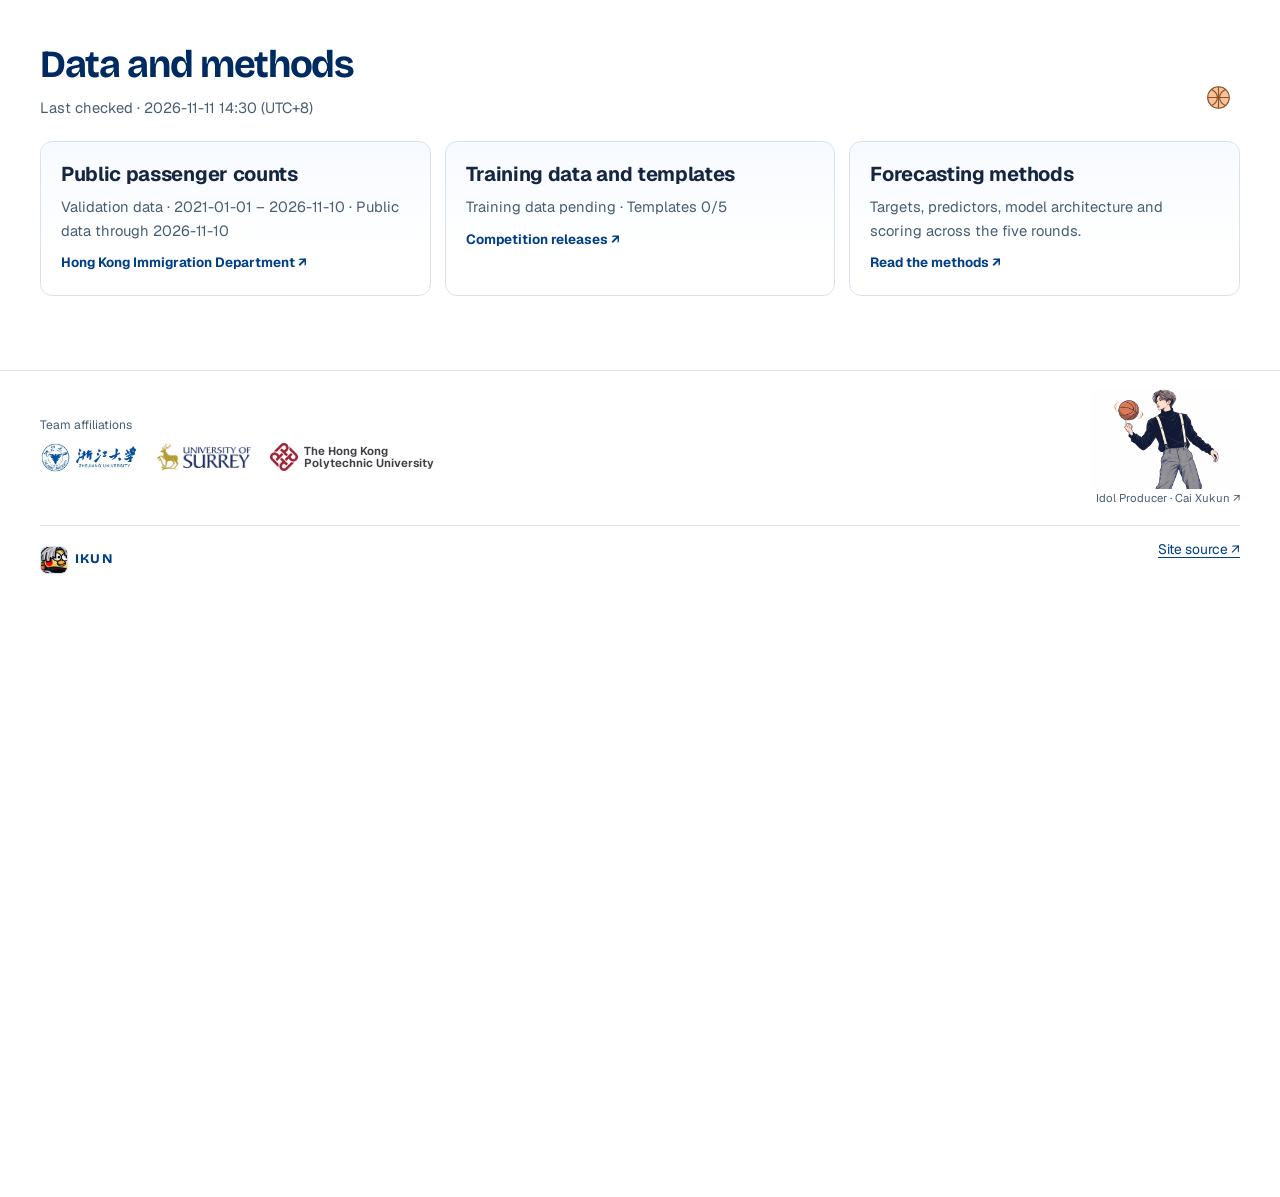
<file: site/en/index.html>
<!doctype html>
<html lang="en">
<head>
  <meta charset="utf-8">
  <meta name="viewport" content="width=device-width, initial-scale=1">
  <title>IKUN · Hong Kong visitor arrivals</title>
  <link rel="canonical" href="../index.html">
  <script>const query = new URLSearchParams(location.search); query.set("lang", "en"); location.replace("../?" + query + location.hash);</script>
  <meta http-equiv="refresh" content="0;url=../?lang=en">
</head>
<body><a href="../?lang=en">Hong Kong visitor arrivals</a></body>
</html>
</file>
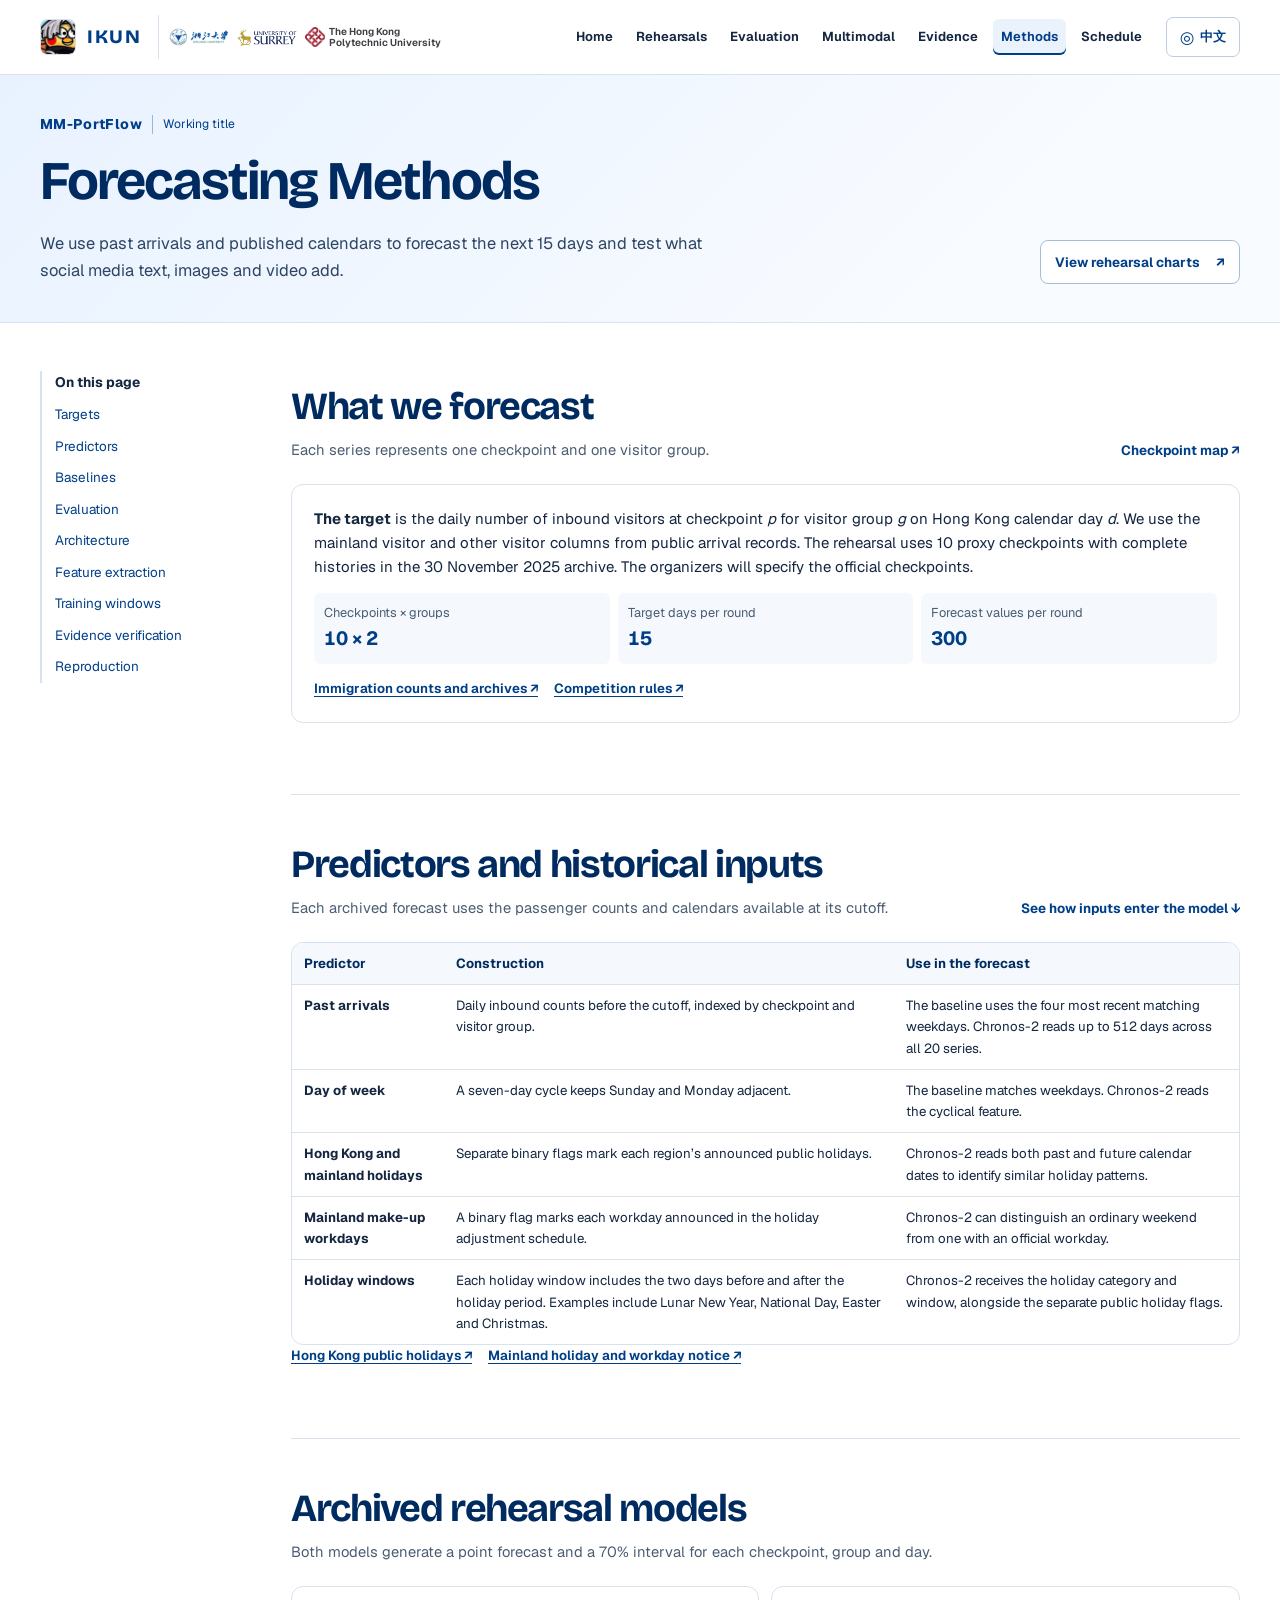
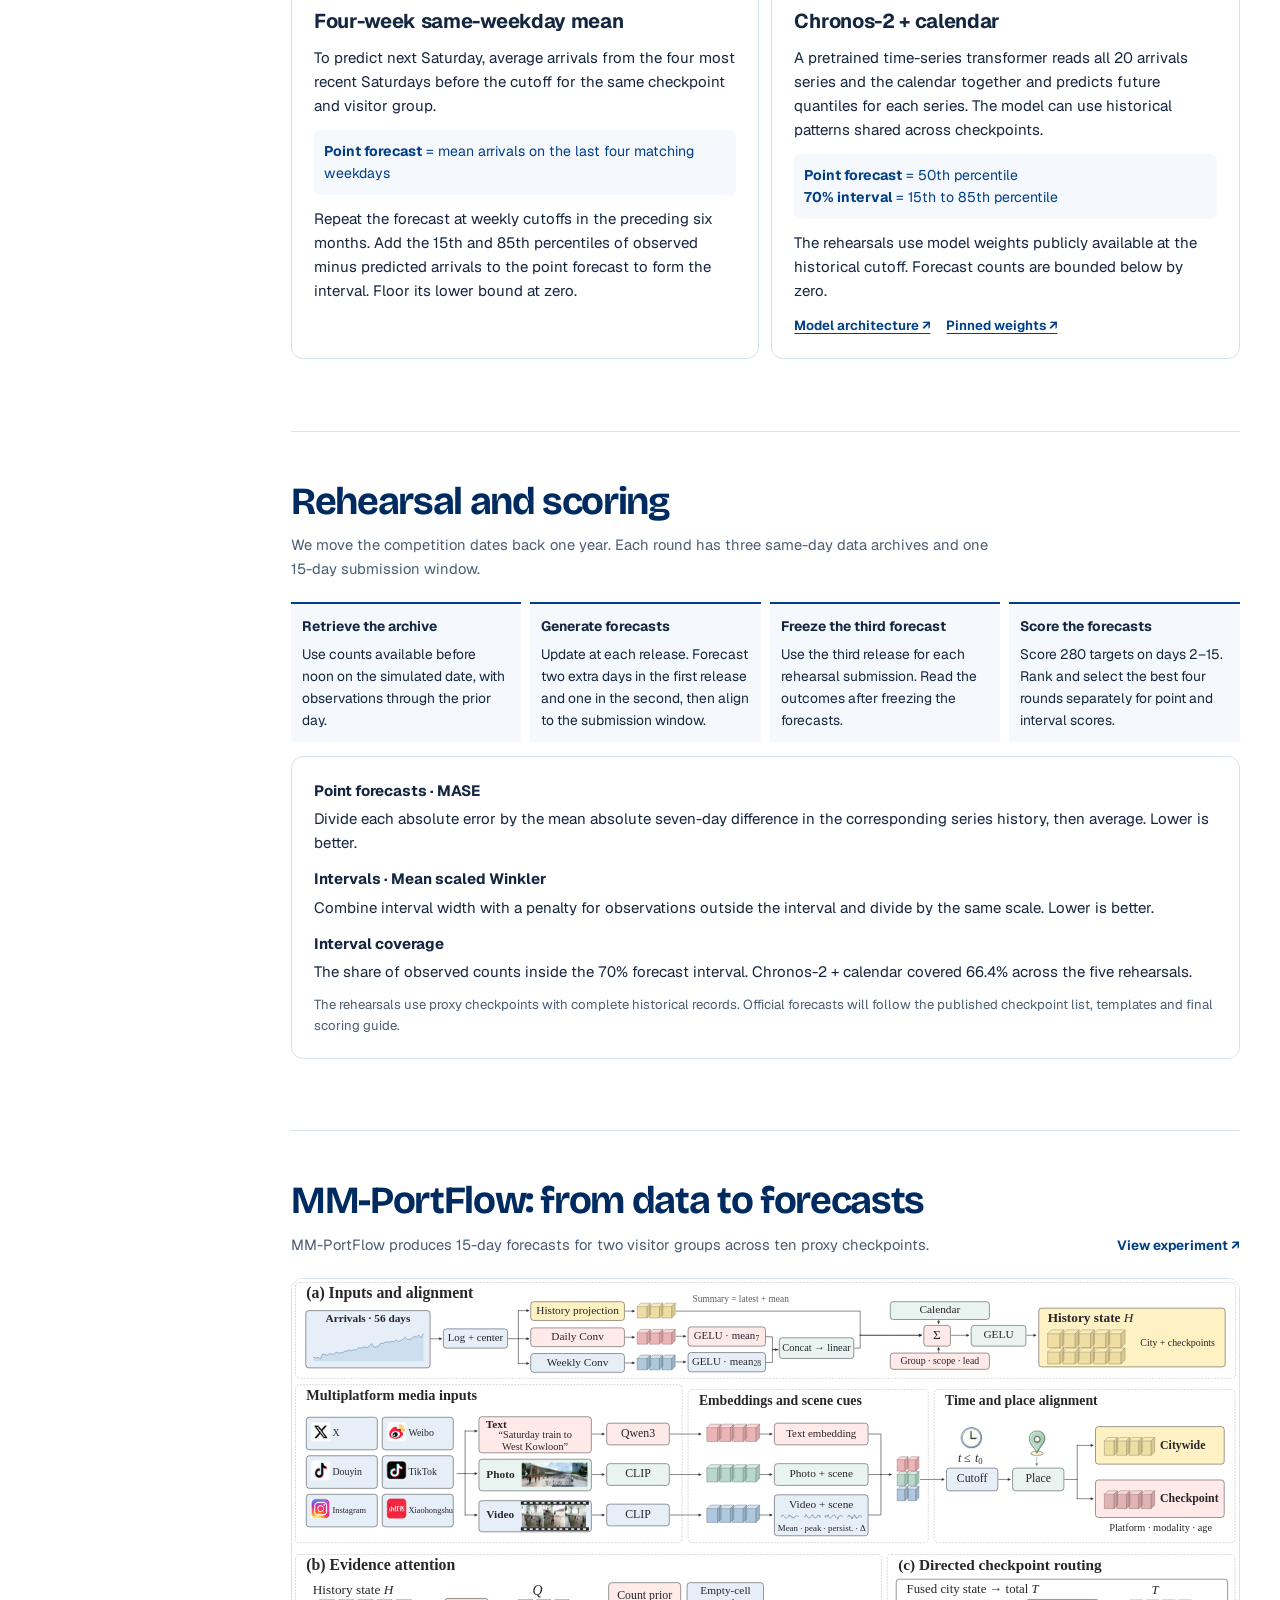
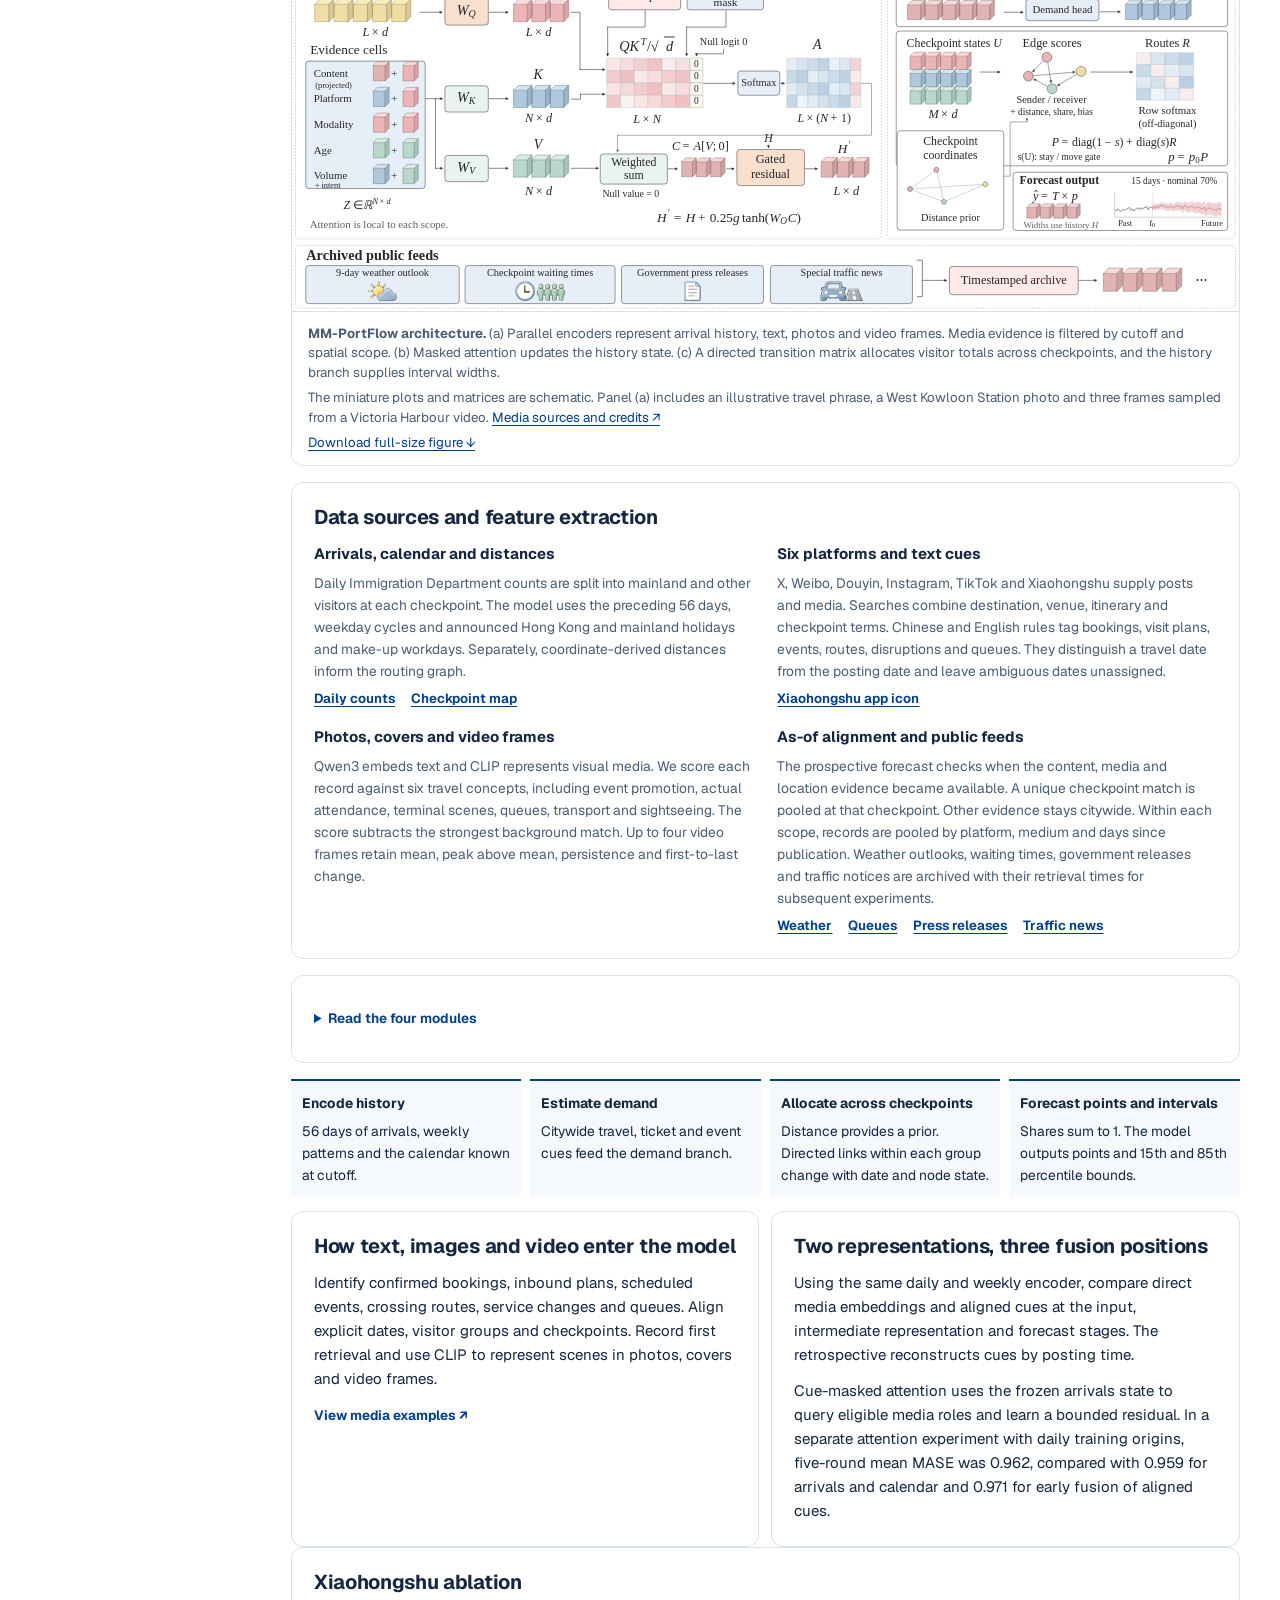
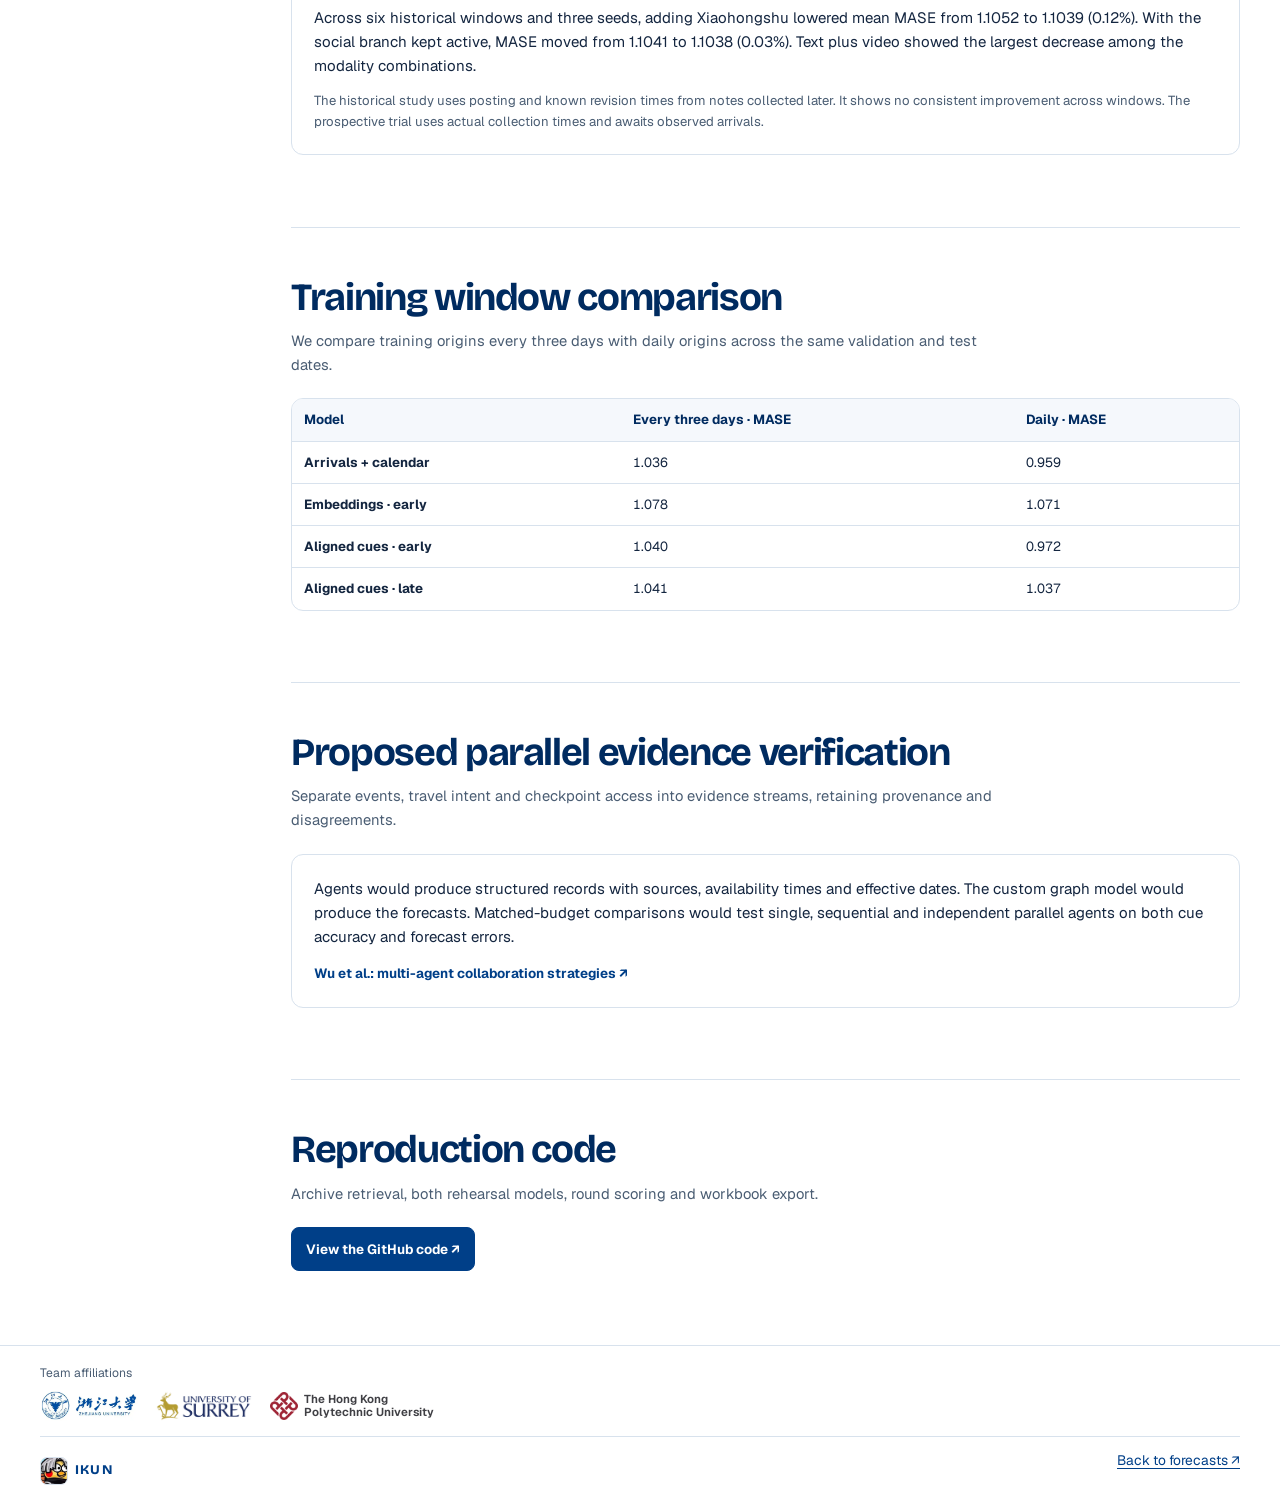
<file: site/methods.html>
<!doctype html>
<html lang="en" data-title-en="Forecasting Methods | IKUN" data-title-zh="研究方法 | IKUN">
<head>
  <meta charset="utf-8">
  <meta name="viewport" content="width=device-width, initial-scale=1">
  <meta name="description" content="Data, models and evaluation methods for the IKUN Hong Kong visitor arrivals project.">
  <title>Forecasting Methods | IKUN</title>
  <link rel="icon" href="assets/ikun-avatar.png" type="image/png">
  <script src="language.js?v=research"></script>
  <link rel="stylesheet" href="style.css?v=hero-court">
</head>
<body>
  <a class="skip-link" href="#top"><span class="copy-en">Skip to content</span><span class="copy-zh">跳到正文</span></a>
  <header class="masthead">
    <div class="wrap nav">
      <a class="brand" aria-label="IKUN" href="index.html"><img class="team-avatar" src="assets/ikun-avatar.png" alt="" width="36" height="36"><span>IKUN</span></a>
      <div class="affiliations mast-affiliations" role="group" aria-label="Team affiliations" data-zh-aria="队伍成员所在院校">
        <a href="https://www.zju.edu.cn/english/" aria-label="Zhejiang University" data-zh-aria="浙江大学"><img class="zju-mark" src="assets/zhejiang-university-lockup.webp" width="664" height="210" alt=""></a>
        <a href="https://www.surrey.ac.uk/" aria-label="University of Surrey" data-zh-aria="萨里大学"><img class="surrey-mark" src="assets/university-of-surrey-lockup.webp" width="918" height="288" alt=""></a>
        <a class="polyu-link" href="https://www.polyu.edu.hk/"><span class="polyu-emblem" aria-hidden="true"><img class="polyu-mark" src="assets/hong-kong-polytechnic.webp" width="450" height="86" alt=""></span><span lang="en">The Hong Kong<br>Polytechnic University</span></a>
      </div>
      <nav aria-label="Main navigation" data-zh-aria="主要导航">
        <a href="index.html"><span class="copy-en">Home</span><span class="copy-zh">首页</span></a>
        <a href="rehearsals.html"><span class="copy-en">Rehearsals</span><span class="copy-zh">历史模拟</span></a>
        <a href="research.html"><span class="copy-en">Evaluation</span><span class="copy-zh">预测评估</span></a>
        <a href="index.html#multimodal"><span class="copy-en">Multimodal</span><span class="copy-zh">多模态</span></a>
        <a href="index.html#evidence"><span class="copy-en">Evidence</span><span class="copy-zh">数据样例</span></a>
        <a href="methods.html" aria-current="page"><span class="copy-en">Methods</span><span class="copy-zh">方法</span></a>
        <a href="index.html#calendar"><span class="copy-en">Schedule</span><span class="copy-zh">正式赛程</span></a>
      </nav>
      <button type="button" class="language-toggle" hidden><span class="language-icon" aria-hidden="true">◎</span><span class="copy-en" lang="zh-Hans">中文</span><span class="copy-zh" lang="en">English</span></button>
    </div>
  </header>
  <main id="top" tabindex="-1">
    <section class="hero method-hero">
      <div class="wrap hero-content">
        <div>
          <p class="project-label"><strong>MM-PortFlow</strong><span><span class="copy-en">Working title</span><span class="copy-zh">论文工作名</span></span></p>
          <h1><span class="copy-en">Forecasting Methods</span><span class="copy-zh">研究方法</span></h1>
          <p class="intro"><span class="copy-en">We use past arrivals and published calendars to forecast the next 15 days and test what social media text, images and video add.</span><span class="copy-zh">用历史客流和已公布日历预测各口岸未来 15 天入境人次，并检验社交媒体图文视频能增加多少预测信息。</span></p>
        </div>
        <a class="button secondary" href="rehearsals.html"><span><span class="copy-en">View rehearsal charts</span><span class="copy-zh">查看历史图表</span></span><span aria-hidden="true">↗</span></a>
      </div>
    </section>
    <div class="wrap method-layout">
      <nav class="method-nav" aria-label="Methods contents" data-zh-aria="方法目录">
        <p><span class="copy-en">On this page</span><span class="copy-zh">方法目录</span></p>
        <a href="#target-title"><span class="copy-en">Targets</span><span class="copy-zh">预测对象</span></a>
        <a href="#input-title"><span class="copy-en">Predictors</span><span class="copy-zh">历史输入</span></a>
        <a href="#model-title"><span class="copy-en">Baselines</span><span class="copy-zh">基准模型</span></a>
        <a href="#evaluation-title"><span class="copy-en">Evaluation</span><span class="copy-zh">回测与评分</span></a>
        <a href="#multimodal-method"><span class="copy-en">Architecture</span><span class="copy-zh">多模态架构</span></a>
        <a href="#data-source-map"><span class="copy-en">Feature extraction</span><span class="copy-zh">变量提取</span></a>
        <a href="#training-volume"><span class="copy-en">Training windows</span><span class="copy-zh">训练窗口</span></a>
        <a href="#agent-design"><span class="copy-en">Evidence verification</span><span class="copy-zh">证据核验设计</span></a>
        <a href="#code-title"><span class="copy-en">Reproduction</span><span class="copy-zh">复现代码</span></a>
      </nav>
      <div class="content method-content">
      <section aria-labelledby="target-title">
        <div class="section-heading">
          <div><h2 id="target-title"><span class="copy-en">What we forecast</span><span class="copy-zh">预测对象</span></h2><p><span class="copy-en">Each series represents one checkpoint and one visitor group.</span><span class="copy-zh">每条序列对应一个口岸和一种访客类别。</span></p></div>
          <a class="text-link" href="index.html#study-area"><span class="copy-en">Checkpoint map ↗</span><span class="copy-zh">查看口岸地图 ↗</span></a>
        </div>
        <div class="card method-card">
          <p><span class="copy-en"><strong>The target</strong> is the daily number of inbound visitors at checkpoint <var>p</var> for visitor group <var>g</var> on Hong Kong calendar day <var>d</var>. We use the mainland visitor and other visitor columns from public arrival records. The rehearsal uses 10 proxy checkpoints with complete histories in the 30 November 2025 archive. The organizers will specify the official checkpoints.</span><span class="copy-zh">因变量是口岸 p、客群 g、香港日历日 d 的入境访客人次。公开原始数据取入境记录中的内地访客和其他访客两列。赛前模拟用 2025-11-30 归档选定 10 个历史完整的代理口岸。正式口岸以组委会数据为准。</span></p>
          <dl class="method-stats">
            <div><dt><span class="copy-en">Checkpoints × groups</span><span class="copy-zh">口岸 × 客群</span></dt><dd>10 × 2</dd></div>
            <div><dt><span class="copy-en">Target days per round</span><span class="copy-zh">每轮目标日期</span></dt><dd>15</dd></div>
            <div><dt><span class="copy-en">Forecast values per round</span><span class="copy-zh">每轮预测值</span></dt><dd>300</dd></div>
          </dl>
          <p class="method-links"><a href="https://data.gov.hk/en-data/dataset/hk-immd-set5-statistics-daily-passenger-traffic/resource/e06a2a45-fe05-4eb4-9302-237d74343d52"><span class="copy-en">Immigration counts and archives ↗</span><span class="copy-zh">入境处数据与归档 ↗</span></a> <a href="https://tourismforecasting.net/tfc/rules.html"><span class="copy-en">Competition rules ↗</span><span class="copy-zh">比赛规则 ↗</span></a></p>
        </div>
      </section>
      <section aria-labelledby="input-title">
        <div class="section-heading"><div><h2 id="input-title"><span class="copy-en">Predictors and historical inputs</span><span class="copy-zh">自变量与历史输入</span></h2><p><span class="copy-en">Each archived forecast uses the passenger counts and calendars available at its cutoff.</span><span class="copy-zh">每一版预测以当时已取得的客流归档和已公布日历为输入。</span></p></div><a class="text-link" href="#architecture"><span class="copy-en">See how inputs enter the model ↓</span><span class="copy-zh">查看各类数据如何入模 ↓</span></a></div>
        <div class="card table-scroll">
          <table class="method-table">
            <thead><tr><th scope="col"><span class="copy-en">Predictor</span><span class="copy-zh">变量</span></th><th scope="col"><span class="copy-en">Construction</span><span class="copy-zh">如何构造</span></th><th scope="col"><span class="copy-en">Use in the forecast</span><span class="copy-zh">用在哪里</span></th></tr></thead>
            <tbody>
              <tr><th scope="row"><span class="copy-en">Past arrivals</span><span class="copy-zh">历史入境客流</span></th><td><span class="copy-en">Daily inbound counts before the cutoff, indexed by checkpoint and visitor group.</span><span class="copy-zh">按口岸、客群和日期整理当轮截止日前的日入境人次。</span></td><td><span class="copy-en">The baseline uses the four most recent matching weekdays. Chronos-2 reads up to 512 days across all 20 series.</span><span class="copy-zh">基线取最近四个同星期日。Chronos-2 同时读取 20 条序列，历史长度最多 512 天。</span></td></tr>
              <tr><th scope="row"><span class="copy-en">Day of week</span><span class="copy-zh">星期</span></th><td><span class="copy-en">A seven-day cycle keeps Sunday and Monday adjacent.</span><span class="copy-zh">把星期用七日周期表示，保留星期日与星期一相邻的关系。</span></td><td><span class="copy-en">The baseline matches weekdays. Chronos-2 reads the cyclical feature.</span><span class="copy-zh">基线按星期匹配。Chronos-2 读取周期特征。</span></td></tr>
              <tr><th scope="row"><span class="copy-en">Hong Kong and mainland holidays</span><span class="copy-zh">香港与内地假期</span></th><td><span class="copy-en">Separate binary flags mark each region’s announced public holidays.</span><span class="copy-zh">分别用 0 或 1 标识该日是否落在已公布的香港假日或内地放假期。</span></td><td><span class="copy-en">Chronos-2 reads both past and future calendar dates to identify similar holiday patterns.</span><span class="copy-zh">Chronos-2 同时看到历史日历和预测日历，识别相近的节庆模式。</span></td></tr>
              <tr><th scope="row"><span class="copy-en">Mainland make-up workdays</span><span class="copy-zh">内地调休补班</span></th><td><span class="copy-en">A binary flag marks each workday announced in the holiday adjustment schedule.</span><span class="copy-zh">用 0 或 1 标记政府公告的补班日。</span></td><td><span class="copy-en">Chronos-2 can distinguish an ordinary weekend from one with an official workday.</span><span class="copy-zh">帮助 Chronos-2 区分普通周末与调休工作日。</span></td></tr>
              <tr><th scope="row"><span class="copy-en">Holiday windows</span><span class="copy-zh">节庆窗口</span></th><td><span class="copy-en">Each holiday window includes the two days before and after the holiday period. Examples include Lunar New Year, National Day, Easter and Christmas.</span><span class="copy-zh">按节庆类别标记节庆时段及其前后两天，包括春节、国庆、复活节和圣诞节等。</span></td><td><span class="copy-en">Chronos-2 receives the holiday category and window, alongside the separate public holiday flags.</span><span class="copy-zh">为 Chronos-2 提供节庆类别和窗口信息，假日另有独立标记。</span></td></tr>
            </tbody>
          </table>
        </div>
        <p class="method-links"><a href="https://www.gov.hk/en/about/abouthk/holiday/index.htm"><span class="copy-en">Hong Kong public holidays ↗</span><span class="copy-zh">香港公众假期 ↗</span></a> <a href="https://www.beijing.gov.cn/zhengce/zhengcefagui/202511/t20251104_4258873.html"><span class="copy-en">Mainland holiday and workday notice ↗</span><span class="copy-zh">内地假期与调休公告 ↗</span></a></p>
      </section>
      <section aria-labelledby="model-title">
        <div class="section-heading"><div><h2 id="model-title"><span class="copy-en">Archived rehearsal models</span><span class="copy-zh">归档模拟的两种模型</span></h2><p><span class="copy-en">Both models generate a point forecast and a 70% interval for each checkpoint, group and day.</span><span class="copy-zh">两种模型都输出逐口岸、逐客群、逐日的点预测及 70% 区间。</span></p></div></div>
        <div class="method-models">
          <article class="card method-card">
            <h3><span class="copy-en">Four-week same-weekday mean</span><span class="copy-zh">四周同星期均值</span></h3>
            <p><span class="copy-en">To predict next Saturday, average arrivals from the four most recent Saturdays before the cutoff for the same checkpoint and visitor group.</span><span class="copy-zh">预测下周六时，取数据截止前最近四个星期六的同口岸、同客群实绩求均值。</span></p>
            <p class="formula"><span class="copy-en"><strong>Point forecast</strong> = mean arrivals on the last four matching weekdays</span><span class="copy-zh">点预测 = 最近四个同一星期几的平均人次</span></p>
            <p><span class="copy-en">Repeat the forecast at weekly cutoffs in the preceding six months. Add the 15th and 85th percentiles of observed minus predicted arrivals to the point forecast to form the interval. Floor its lower bound at zero.</span><span class="copy-zh">在截止前约半年内，每隔七天重做一组历史预测，以实绩减预测得到误差。将误差的第 15 和第 85 百分位数分别加到点预测上，得到区间上下限。低于零的下限设为零。</span></p>
          </article>
          <article class="card method-card">
            <h3><span class="copy-en">Chronos-2 + calendar</span><span class="copy-zh">Chronos-2 加日历</span></h3>
            <p><span class="copy-en">A pretrained time-series transformer reads all 20 arrivals series and the calendar together and predicts future quantiles for each series. The model can use historical patterns shared across checkpoints.</span><span class="copy-zh">用预训练时间序列 Transformer 同时读取 20 条客流序列及日历，直接生成每条序列未来各日的分位数预测。模型可以利用同一口岸和不同口岸之间的历史共变。</span></p>
            <p class="formula"><span class="copy-en"><strong>Point forecast</strong> = 50th percentile<br><strong>70% interval</strong> = 15th to 85th percentile</span><span class="copy-zh">点预测取第 50 百分位数。70% 区间取第 15 至第 85 百分位数。</span></p>
            <p><span class="copy-en">The rehearsals use model weights publicly available at the historical cutoff. Forecast counts are bounded below by zero.</span><span class="copy-zh">历史模拟使用当时已公开的模型权重做推理。输出人数取非负值。</span></p>
            <p class="method-links"><a href="https://www.amazon.science/blog/introducing-chronos-2-from-univariate-to-universal-forecasting"><span class="copy-en">Model architecture ↗</span><span class="copy-zh">模型原理 ↗</span></a> <a href="https://huggingface.co/amazon/chronos-2/tree/e19c427c73837c00b5e932da5fbfede2929677ce"><span class="copy-en">Pinned weights ↗</span><span class="copy-zh">使用的模型版本 ↗</span></a></p>
          </article>
        </div>
      </section>
      <section aria-labelledby="evaluation-title">
        <div class="section-heading"><div><h2 id="evaluation-title"><span class="copy-en">Rehearsal and scoring</span><span class="copy-zh">怎么验证预测</span></h2><p><span class="copy-en">We move the competition dates back one year. Each round has three same-day data archives and one 15-day submission window.</span><span class="copy-zh">正式赛程向前平移一年。五轮各有三份当日归档和同一个 15 天预测窗口。</span></p></div></div>
        <ol class="method-flow">
          <li><strong><span class="copy-en">Retrieve the archive</span><span class="copy-zh">取得归档</span></strong><span><span class="copy-en">Use counts available before noon on the simulated date, with observations through the prior day.</span><span class="copy-zh">按模拟日 12:00 前可见的数据取客流，历史止于前一日。</span></span></li>
          <li><strong><span class="copy-en">Generate forecasts</span><span class="copy-zh">生成预测</span></strong><span><span class="copy-en">Update at each release. Forecast two extra days in the first release and one in the second, then align to the submission window.</span><span class="copy-zh">根据每次发布更新。早期两版各多预测 2 天和 1 天，再对齐同一提交窗口。</span></span></li>
          <li><strong><span class="copy-en">Freeze the third forecast</span><span class="copy-zh">锁定第三版</span></strong><span><span class="copy-en">Use the third release for each rehearsal submission. Read the outcomes after freezing the forecasts.</span><span class="copy-zh">每轮用第三版模拟提交。冻结全部预测后，再读取实绩。</span></span></li>
          <li><strong><span class="copy-en">Score the forecasts</span><span class="copy-zh">独立评分</span></strong><span><span class="copy-en">Score 280 targets on days 2–15. Rank and select the best four rounds separately for point and interval scores.</span><span class="copy-zh">第 2–15 天共 280 个目标。点和区间分别选各自得分最好的四轮。</span></span></li>
        </ol>
        <div class="card method-card">
          <dl class="metric-list">
            <div><dt><span class="copy-en">Point forecasts · MASE</span><span class="copy-zh">点预测 · MASE</span></dt><dd><span class="copy-en">Divide each absolute error by the mean absolute seven-day difference in the corresponding series history, then average. Lower is better.</span><span class="copy-zh">将每个绝对预测误差除以对应序列的历史七日差分绝对值均值，再取平均。数值越低越好。</span></dd></div>
            <div><dt><span class="copy-en">Intervals · Mean scaled Winkler</span><span class="copy-zh">区间预测 · 平均缩放 Winkler</span></dt><dd><span class="copy-en">Combine interval width with a penalty for observations outside the interval and divide by the same scale. Lower is better.</span><span class="copy-zh">同时衡量区间宽度和实际值落在区间外时的罚分，再用同一尺度缩放。数值越低越好。</span></dd></div>
            <div><dt><span class="copy-en">Interval coverage</span><span class="copy-zh">区间覆盖率</span></dt><dd><span class="copy-en">The share of observed counts inside the 70% forecast interval. Chronos-2 + calendar covered 66.4% across the five rehearsals.</span><span class="copy-zh">实绩落在 70% 预测区间内的比例，用来检查区间是否合适。Chronos-2 加日历本次五轮覆盖率为 66.4%。</span></dd></div>
          </dl>
          <p class="caption"><span class="copy-en">The rehearsals use proxy checkpoints with complete historical records. Official forecasts will follow the published checkpoint list, templates and final scoring guide.</span><span class="copy-zh">归档模拟使用历史完整的代理口岸。正式预测采用组委会发布的口岸、模板及最终评分指南。</span></p>
        </div>
      </section>
      <section id="multimodal-method" aria-labelledby="media-method-title">
        <div class="section-heading">
          <div><h2 id="media-method-title"><span class="copy-en">MM-PortFlow: from data to forecasts</span><span class="copy-zh">MM-PortFlow：从数据到预测</span></h2>
          <p><span class="copy-en">MM-PortFlow produces 15-day forecasts for two visitor groups across ten proxy checkpoints.</span><span class="copy-zh">MM-PortFlow 输出两个客群在十个代理口岸的 15 日预测。</span></p></div>
          <a class="text-link" href="index.html#multimodal"><span class="copy-en">View experiment ↗</span><span class="copy-zh">查看实验结果 ↗</span></a>
        </div>
        <figure class="architecture-figure" id="architecture">
          <a class="architecture-image" href="assets/mm-portflow-architecture.svg?v=f1dcb8a5a751" aria-label="Open the full-size architecture figure" data-zh-aria="查看完整尺寸的架构图"><img src="assets/mm-portflow-architecture.svg?v=f1dcb8a5a751" alt="Six social platforms supply text and visual media to MM-PortFlow. Passenger history and holidays feed the history state, and checkpoint coordinates inform routing." data-zh-alt="六平台图文视频进入 MM-PortFlow，历史客流和假期进入时序分支，口岸坐标提供有向分流的距离先验。" width="2880" height="1920" loading="lazy"></a>
          <figcaption>
            <p class="copy-en"><strong>MM-PortFlow architecture.</strong> (a) Parallel encoders represent arrival history, text, photos and video frames. Media evidence is filtered by cutoff and spatial scope. (b) Masked attention updates the history state. (c) A directed transition matrix allocates visitor totals across checkpoints, and the history branch supplies interval widths.</p>
            <p class="copy-zh"><strong>MM-PortFlow 模型架构。</strong>（a）并行编码历史客流与图文视频，按预测截点和空间层级筛选证据。（b）带掩码的注意力修正历史状态。（c）有向转移矩阵将客群总量分配到各口岸，历史分支估计区间宽度。</p>
            <p><span class="copy-en">The miniature plots and matrices are schematic. Panel (a) includes an illustrative travel phrase, a West Kowloon Station photo and three frames sampled from a Victoria Harbour video. </span><span class="copy-zh">图中的曲线和矩阵均为示意。（a）的输入样例包括出行短句、西九龙站实景照片及维港视频的三张抽样画面。 </span><a href="index.html#evidence"><span class="copy-en">Media sources and credits ↗</span><span class="copy-zh">查看素材来源与署名 ↗</span></a></p>
            <a class="architecture-full" href="assets/mm-portflow-architecture.svg?v=f1dcb8a5a751" download="MM-PortFlow-architecture.svg"><span class="copy-en">Download full-size figure ↓</span><span class="copy-zh">下载高清图 ↓</span></a>
          </figcaption>
        </figure>
        <div class="card method-card architecture-details" id="data-source-map">
          <h3><span class="copy-en">Data sources and feature extraction</span><span class="copy-zh">数据来源与变量提取</span></h3>
          <dl>
            <div><dt><span class="copy-en">Arrivals, calendar and distances</span><span class="copy-zh">入境人次、日历与口岸距离</span></dt>
              <dd class="copy-en">Daily Immigration Department counts are split into mainland and other visitors at each checkpoint. The model uses the preceding 56 days, weekday cycles and announced Hong Kong and mainland holidays and make-up workdays. Separately, coordinate-derived distances inform the routing graph.</dd>
              <dd class="copy-zh">香港入境处日客流按口岸拆分为内地访客和其他访客。时序分支读取过去 56 天实绩、星期周期和已公布的香港及内地假期与补班日。口岸坐标用于计算分流图中的距离先验。</dd>
              <dd class="method-links"><a href="https://data.gov.hk/en-data/dataset/hk-immd-set5-statistics-daily-passenger-traffic"><span class="copy-en">Daily counts</span><span class="copy-zh">日客流</span></a><a href="index.html#study-area"><span class="copy-en">Checkpoint map</span><span class="copy-zh">口岸地图</span></a></dd>
            </div>
            <div><dt><span class="copy-en">Six platforms and text cues</span><span class="copy-zh">六平台与正文线索</span></dt>
              <dd class="copy-en">X, Weibo, Douyin, Instagram, TikTok and Xiaohongshu supply posts and media. Searches combine destination, venue, itinerary and checkpoint terms. Chinese and English rules tag bookings, visit plans, events, routes, disruptions and queues. They distinguish a travel date from the posting date and leave ambiguous dates unassigned.</dd>
              <dd class="copy-zh">从 X、微博、抖音、Instagram、TikTok 和小红书采集正文与媒体。用目的地、场馆、行程和口岸词检索，用中英文规则标记预订、出行计划、活动、路线、服务变化与排队。单独提取行程日期，日期有歧义时不强行分配。</dd>
              <dd class="method-links"><a href="https://apps.apple.com/cn/app/id741292507"><span class="copy-en">Xiaohongshu app icon</span><span class="copy-zh">小红书图标来源</span></a></dd>
            </div>
            <div><dt><span class="copy-en">Photos, covers and video frames</span><span class="copy-zh">照片、封面与视频抽帧</span></dt>
              <dd class="copy-en">Qwen3 embeds text and CLIP represents visual media. We score each record against six travel concepts, including event promotion, actual attendance, terminal scenes, queues, transport and sightseeing. The score subtracts the strongest background match. Up to four video frames retain mean, peak above mean, persistence and first-to-last change.</dd>
              <dd class="copy-zh">正文用 Qwen3 编码，照片、封面和视频帧用 CLIP 编码。每条内容与六类场景提示比较，包括活动预告、活动现场、口岸、排队、交通和观光，再减去与无关背景的最高相似度。视频最多抽四帧，记录均值、峰值相对均值的增量、持续程度和首末帧变化。</dd>
            </div>
            <div><dt><span class="copy-en">As-of alignment and public feeds</span><span class="copy-zh">截点对齐与公开数据归档</span></dt>
              <dd class="copy-en">The prospective forecast checks when the content, media and location evidence became available. A unique checkpoint match is pooled at that checkpoint. Other evidence stays citywide. Within each scope, records are pooled by platform, medium and days since publication. Weather outlooks, waiting times, government releases and traffic notices are archived with their retrieval times for subsequent experiments.</dd>
              <dd class="copy-zh">前瞻预测分别核对正文、媒体和地点证据的可用时间。能唯一对应口岸的内容归入该口岸，其余归入全港层。每个空间层级再按平台、模态与发帖时效汇总。天气、轮候、新闻公报和交通消息按实际取得时间归档，供后续实验。</dd>
              <dd class="method-links"><a href="https://rss.weather.gov.hk/rsse.html"><span class="copy-en">Weather</span><span class="copy-zh">天气</span></a><a href="https://data.gov.hk/en-data/dataset/hk-immd-set28-land-boundary-control-points-waiting-time"><span class="copy-en">Queues</span><span class="copy-zh">轮候</span></a><a href="https://www.info.gov.hk/gia/"><span class="copy-en">Press releases</span><span class="copy-zh">新闻公报</span></a><a href="https://www.td.gov.hk/en/rss/index.html"><span class="copy-en">Traffic news</span><span class="copy-zh">交通消息</span></a></dd>
            </div>
          </dl>
        </div>
        <details class="card method-card architecture-details">
          <summary><span class="copy-en">Read the four modules</span><span class="copy-zh">展开四个模块的计算细节</span></summary>
          <dl>
            <div><dt><span class="copy-en">A · History and media encoders</span><span class="copy-zh">A · 客流和媒体编码</span></dt><dd class="copy-en">The history branch combines a projection of 56 days of arrivals with daily and seven-day dilated convolutions, calendar features, and group, scope and lead embeddings. Qwen3 encodes text and CLIP encodes photos, covers and up to four video frames. The evidence path uses a 48-dimensional projection and 24 scene channels. Video channels include the mean, peak excess, persistence and change from first to last frame.</dd><dd class="copy-zh">将 56 天客流的线性投影与日尺度卷积、间隔七天的空洞卷积、日历特征及客群、空间层级和提前期嵌入相加。Qwen3 编码正文，CLIP 编码照片、封面和最多四帧视频。证据分支包含 48 维投影和 24 个场景通道。视频通道记录均值、超出均值的峰值、场景持续程度及首末帧变化。</dd></div>
            <div><dt><span class="copy-en">B · Availability and spatial alignment</span><span class="copy-zh">B · 可用时间与空间对齐</span></dt><dd class="copy-en">The prospective run filters evidence by actual retrieval time. A unique, available checkpoint match enters that checkpoint’s cell. Ambiguous or unresolved locations stay citywide. The cells pool records by scope, platform, modality and recency, with age boundaries at 2, 7, 14 and 28 days.</dd><dd class="copy-zh">前瞻预测按实际取得时间过滤证据。能在截点前唯一匹配到口岸的记录进入对应口岸，地点有歧义或无法解析的记录进入全港层。按空间层级、平台、模态和时效汇总，时效分组边界为 2、7、14 和 28 天。</dd></div>
            <div><dt><span class="copy-en">C · Masked evidence attention</span><span class="copy-zh">C · 证据掩码注意力</span></dt><dd class="copy-en">The history state provides Q. Evidence cells provide K and V. Attention adds a count-based prior to the scaled dot product, masks empty cells and appends a zero-logit, zero-value option. A gated residual updates each scope. The new Xiaohongshu channel uses the mean of the five platform embeddings fitted on existing sources.</dd><dd class="copy-zh">历史状态提供查询 Q，证据单元提供键 K 和值 V。缩放点积加上由记录数决定的先验，屏蔽空单元，并加入分数和值均为零的选项。门控残差分别更新全港和各口岸的状态。新增的小红书通道使用原五个平台已训练嵌入的均值。</dd><dd><math display="block"><mi>ℓ</mi><mo>=</mo><mfrac><mrow><mi>Q</mi><msup><mi>K</mi><mi>T</mi></msup></mrow><msqrt><mi>d</mi></msqrt></mfrac><mo>+</mo><mfrac><mn>1</mn><mn>2</mn></mfrac><mi>log</mi><mo>(</mo><mfrac><mi>n</mi><mrow><mi>n</mi><mo>+</mo><mn>4</mn></mrow></mfrac><mo>)</mo><mo>,</mo><mspace width=".45em"></mspace><mi>n</mi><mo>&gt;</mo><mn>0</mn></math></dd></div>
            <div><dt><span class="copy-en">D · Demand and directed routing</span><span class="copy-zh">D · 客群总量与有向分流</span></dt><dd class="copy-en">For each group and lead, sender and receiver states, distance and the baseline destination share score each directed edge. Row softmax allocates the routed fraction and a stay gate retains the remainder. New shares follow <var>p</var> = <var>p</var><sub>0</sub><var>P</var>. Multiplying by group total <var>T</var> gives checkpoint point forecasts. The history state determines separate lower and upper widths for the 70% interval.</dd><dd class="copy-zh">对每个客群和提前期，以起点、终点状态、距离和目的口岸的基准份额计算有向边分数。按行 softmax 分配转移部分，留存门保留其余份额。更新后的份额为 <var>p</var> = <var>p</var><sub>0</sub><var>P</var>，再乘以客群总量 <var>T</var> 得到口岸点预测。历史状态分别确定 70% 预测区间的上下宽度。</dd></div>
          </dl>
        </details>
        <ol class="method-flow">
          <li><strong><span class="copy-en">Encode history</span><span class="copy-zh">时序编码</span></strong><span><span class="copy-en">56 days of arrivals, weekly patterns and the calendar known at cutoff.</span><span class="copy-zh">56 天日客流、周周期及截点已知日历。</span></span></li>
          <li><strong><span class="copy-en">Estimate demand</span><span class="copy-zh">客群总量</span></strong><span><span class="copy-en">Citywide travel, ticket and event cues feed the demand branch.</span><span class="copy-zh">全港出行、票务和活动线索进入总量分支。</span></span></li>
          <li><strong><span class="copy-en">Allocate across checkpoints</span><span class="copy-zh">动态口岸分流</span></strong><span><span class="copy-en">Distance provides a prior. Directed links within each group change with date and node state.</span><span class="copy-zh">距离为先验，同客群有向连接随日期和节点状态变化。</span></span></li>
          <li><strong><span class="copy-en">Forecast points and intervals</span><span class="copy-zh">点预测和区间</span></strong><span><span class="copy-en">Shares sum to 1. The model outputs points and 15th and 85th percentile bounds.</span><span class="copy-zh">份额之和为 1。输出点预测及第 15、85 百分位边界。</span></span></li>
        </ol>
        <div class="method-models">
          <article class="card method-card" id="cue-method">
            <h3><span class="copy-en">How text, images and video enter the model</span><span class="copy-zh">图文视频怎样进模型</span></h3>
            <p><span class="copy-en">Identify confirmed bookings, inbound plans, scheduled events, crossing routes, service changes and queues. Align explicit dates, visitor groups and checkpoints. Record first retrieval and use CLIP to represent scenes in photos, covers and video frames.</span><span class="copy-zh">识别确认预订、赴港计划、定期活动、入境路线、服务变更与排队。按明确日期、客群、口岸对齐，逐条记录首次取得时间。配图、封面和视频帧用 CLIP 表示场景。</span></p>

            <a class="text-link" href="index.html#evidence"><span class="copy-en">View media examples ↗</span><span class="copy-zh">查看图文视频样例 ↗</span></a>
          </article>
          <article class="card method-card">
            <h3><span class="copy-en">Two representations, three fusion positions</span><span class="copy-zh">两类表征，三个融合位置</span></h3>
            <p><span class="copy-en">Using the same daily and weekly encoder, compare direct media embeddings and aligned cues at the input, intermediate representation and forecast stages. The retrospective reconstructs cues by posting time.</span><span class="copy-zh">在同一个日与周时序骨干上，比较直接输入图文视频向量和输入对齐线索。分别在输入层、中间表示或预测后融合。历史对照按发帖时间重建线索。</span></p>
            <p><span class="copy-en">Cue-masked attention uses the frozen arrivals state to query eligible media roles and learn a bounded residual. In a separate attention experiment with daily training origins, five-round mean MASE was 0.962, compared with 0.959 for arrivals and calendar and 0.971 for early fusion of aligned cues.</span><span class="copy-zh">线索掩码注意力以冻结的客流状态为查询，选择有效模态并学习有界修正。在每日训练起点的独立注意力实验中，五轮平均 MASE 为 0.962，同批客流加日历为 0.959，线索早期融合为 0.971。</span></p>
          </article>
        </div>
        <article class="card method-card" id="xiaohongshu-ablation">
          <h3><span class="copy-en">Xiaohongshu ablation</span><span class="copy-zh">小红书消融实验</span></h3>
          <p><span class="copy-en">Across six historical windows and three seeds, adding Xiaohongshu lowered mean MASE from 1.1052 to 1.1039 (0.12%). With the social branch kept active, MASE moved from 1.1041 to 1.1038 (0.03%). Text plus video showed the largest decrease among the modality combinations.</span><span class="copy-zh">六个历史窗口、三组种子的结果显示，加入小红书后，平均 MASE 由 1.1052 降至 1.1039（0.12%）。固定启用社媒分支时，MASE 由 1.1041 降至 1.1038（0.03%）。图文视频的模态组合中，正文加视频降幅最大。</span></p>
          <p class="caption"><span class="copy-en">The historical study uses posting and known revision times from notes collected later. It shows no consistent improvement across windows. The prospective trial uses actual collection times and awaits observed arrivals.</span><span class="copy-zh">历史实验使用事后采集笔记的发帖时间和已知编辑时间，各窗口尚未显示一致增益。按实际取得时间生成的前瞻预测等待客流实绩评分。</span></p>
        </article>
      </section>
      <section id="training-volume" aria-labelledby="volume-title">
        <div class="section-heading">
          <div>
            <h2 id="volume-title"><span class="copy-en">Training window comparison</span><span class="copy-zh">训练窗口对照</span></h2>
            <p><span class="copy-en">We compare training origins every three days with daily origins across the same validation and test dates.</span><span class="copy-zh">训练起点由每三天一个增至每天一个，五轮验证日期和评分日期相同。</span></p>
          </div>
        </div>
        <div class="card table-scroll">
          <table class="method-table volume-table">
            <thead><tr>
              <th scope="col"><span class="copy-en">Model</span><span class="copy-zh">模型</span></th>
              <th scope="col"><span class="copy-en">Every three days · MASE</span><span class="copy-zh">每三天 · MASE</span></th>
              <th scope="col"><span class="copy-en">Daily · MASE</span><span class="copy-zh">每天 · MASE</span></th>
            </tr></thead>
            <tbody>
              <tr><th scope="row"><span class="copy-en">Arrivals + calendar</span><span class="copy-zh">客流＋日历</span></th><td>1.036</td><td>0.959</td></tr>
              <tr><th scope="row"><span class="copy-en">Embeddings · early</span><span class="copy-zh">向量 · 早期融合</span></th><td>1.078</td><td>1.071</td></tr>
              <tr><th scope="row"><span class="copy-en">Aligned cues · early</span><span class="copy-zh">线索 · 早期融合</span></th><td>1.040</td><td>0.972</td></tr>
              <tr><th scope="row"><span class="copy-en">Aligned cues · late</span><span class="copy-zh">线索 · 后期融合</span></th><td>1.041</td><td>1.037</td></tr>
            </tbody>
          </table>
        </div>
      </section>
      <section id="agent-design" aria-labelledby="agent-title">
        <div class="section-heading"><div><h2 id="agent-title"><span class="copy-en">Proposed parallel evidence verification</span><span class="copy-zh">拟议的并行证据核验</span></h2><p><span class="copy-en">Separate events, travel intent and checkpoint access into evidence streams, retaining provenance and disagreements.</span><span class="copy-zh">把活动、出行意图和口岸通达性分给不同证据分支，保留各自出处和分歧。</span></p></div></div>
        <div class="card method-card">
          <p><span class="copy-en">Agents would produce structured records with sources, availability times and effective dates. The custom graph model would produce the forecasts. Matched-budget comparisons would test single, sequential and independent parallel agents on both cue accuracy and forecast errors.</span><span class="copy-zh">代理输出有来源、可见时间和适用日期的结构化记录，自研图模型负责数值预测。拟对比同预算的单代理、串行代理和独立并行代理，分别检验线索准确性和最终预测误差。</span></p>
          <a class="text-link" href="https://doi.org/10.1016/j.tourman.2026.105479"><span class="copy-en">Wu et al.: multi-agent collaboration strategies ↗</span><span class="copy-zh">Wu 等：多代理协作策略 ↗</span></a>
        </div>
      </section>
      <section aria-labelledby="code-title">
        <div class="section-heading"><div><h2 id="code-title"><span class="copy-en">Reproduction code</span><span class="copy-zh">复现代码</span></h2><p><span class="copy-en">Archive retrieval, both rehearsal models, round scoring and workbook export.</span><span class="copy-zh">归档下载、两种预测算法、逐轮计分和练习表导出。</span></p></div></div>
        <a class="button" href="https://github.com/Brad-zqh/hong-kong-arrivals-outlook/tree/main/reproduction"><span class="copy-en">View the GitHub code ↗</span><span class="copy-zh">查看 GitHub 代码 ↗</span></a>
      </section>
      </div>
    </div>
  </main>
  <footer>
    <div class="wrap footer">
      <div class="affiliations" role="group" aria-labelledby="affiliations-label">
        <span class="affiliations-label" id="affiliations-label"><span class="copy-en">Team affiliations</span><span class="copy-zh">队伍成员所在院校</span></span>
        <a href="https://www.zju.edu.cn/english/" aria-label="Zhejiang University" data-zh-aria="浙江大学"><img class="zju-mark" src="assets/zhejiang-university-lockup.webp" width="664" height="210" alt=""></a>
        <a href="https://www.surrey.ac.uk/" aria-label="University of Surrey" data-zh-aria="萨里大学"><img class="surrey-mark" src="assets/university-of-surrey-lockup.webp" width="918" height="288" alt=""></a>
        <a class="polyu-link" href="https://www.polyu.edu.hk/"><span class="polyu-emblem" aria-hidden="true"><img class="polyu-mark" src="assets/hong-kong-polytechnic.webp" width="450" height="86" alt=""></span><span lang="en">The Hong Kong<br>Polytechnic University</span></a>
      </div>
      <div class="footer-links"><a class="brand footer-brand" href="index.html"><img class="team-avatar" src="assets/ikun-avatar.png" width="28" height="28" alt=""><span>IKUN</span></a><a href="rehearsals.html"><span class="copy-en">Back to forecasts ↗</span><span class="copy-zh">返回预测结果 ↗</span></a></div>
    </div>
  </footer>
</body>
</html>
</file>
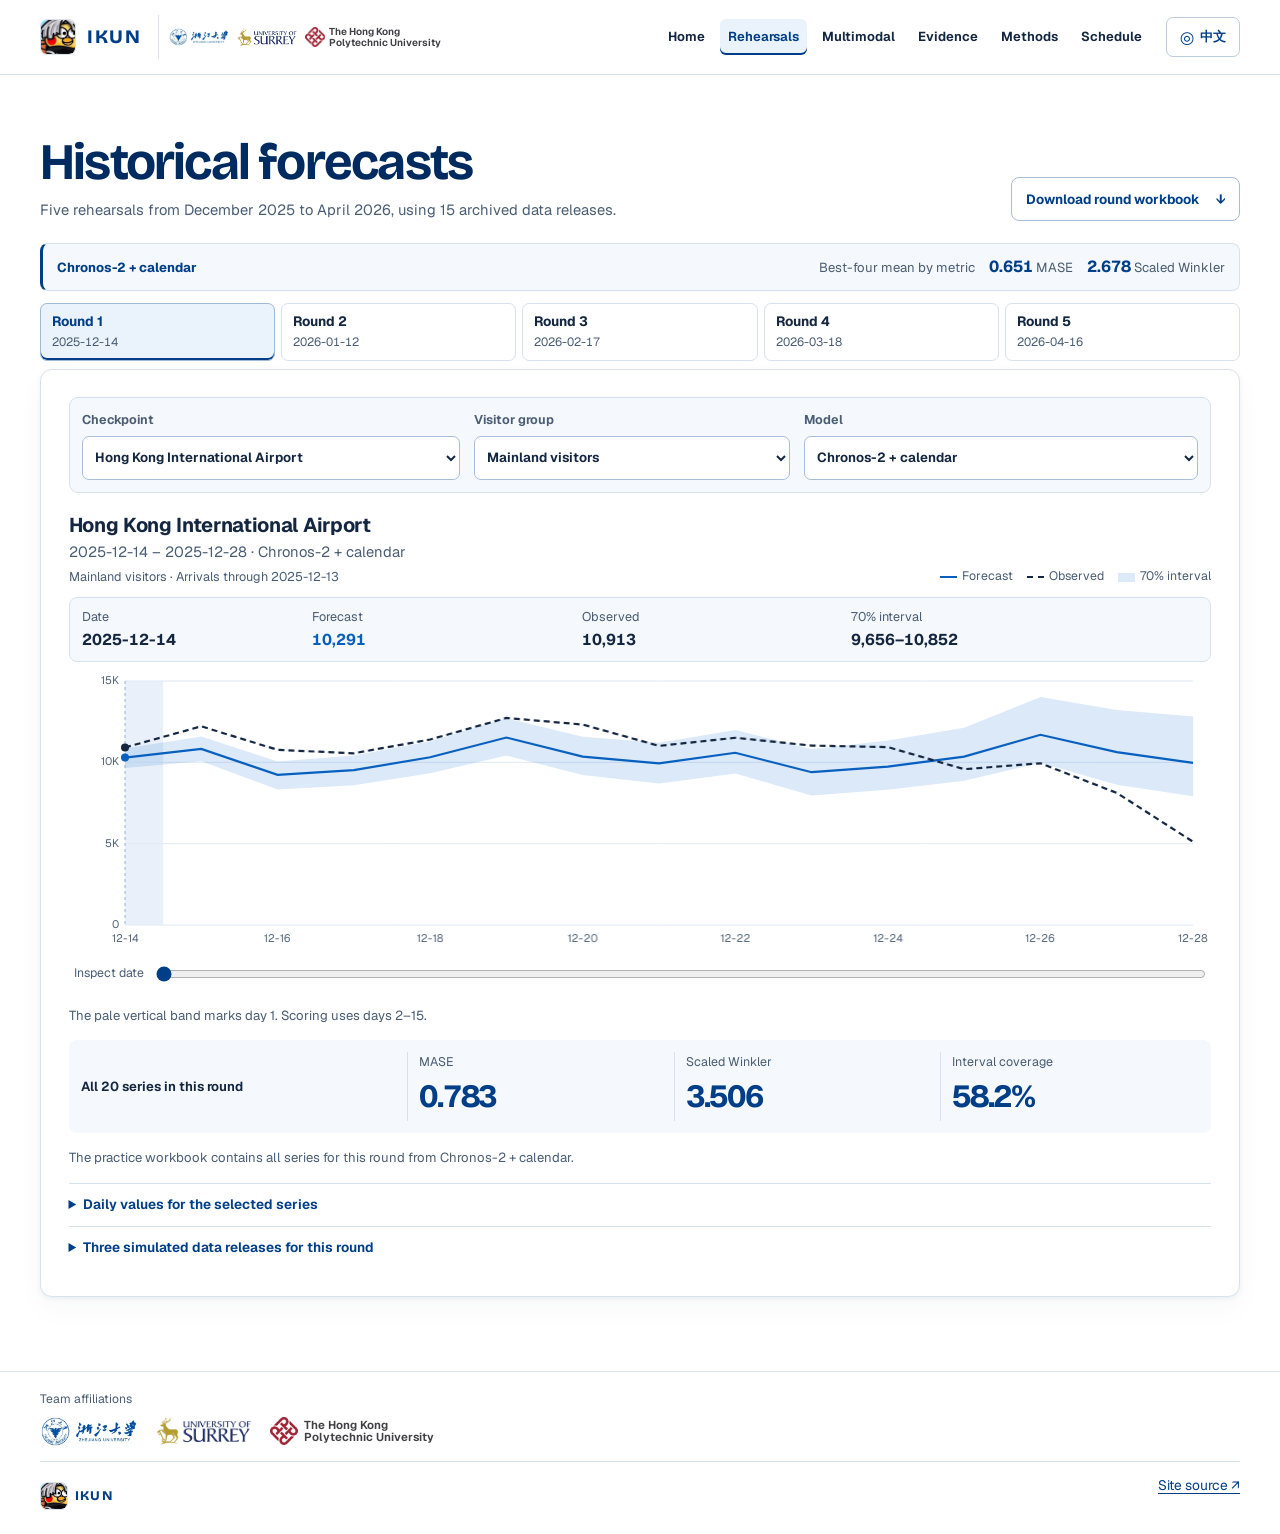
<file: site/rehearsals.html>
<!doctype html>
<html lang="en" data-title-en="Historical Forecasts | IKUN" data-title-zh="历史预测 | IKUN">
<head>
  <meta charset="utf-8">
  <meta name="viewport" content="width=device-width, initial-scale=1">
  <meta name="description" content="Explore five archived Hong Kong arrivals forecasts by Team IKUN.">
  <title>Historical Forecasts | IKUN</title>
  <link rel="icon" href="assets/ikun-avatar.png" type="image/png">
  <script src="language.js?v=rehearsals"></script>
  <link rel="stylesheet" href="style.css?v=hero-court">
  <script defer src="rehearsal.js"></script>
  <script defer src="app.js?v=locale"></script>
</head>
<body>
  <a class="skip-link" href="#top"><span class="copy-en">Skip to content</span><span class="copy-zh">跳到正文</span></a>
  <header class="masthead">
    <div class="wrap nav">
      <a class="brand" aria-label="IKUN" href="index.html"><img class="team-avatar" src="assets/ikun-avatar.png" alt="" width="36" height="36"><span>IKUN</span></a>
      <div class="affiliations mast-affiliations" role="group" aria-label="Team affiliations" data-zh-aria="队伍成员所在院校">
        <a href="https://www.zju.edu.cn/english/" aria-label="Zhejiang University" data-zh-aria="浙江大学"><img class="zju-mark" src="assets/zhejiang-university-lockup.webp" width="664" height="210" alt=""></a>
        <a href="https://www.surrey.ac.uk/" aria-label="University of Surrey" data-zh-aria="萨里大学"><img class="surrey-mark" src="assets/university-of-surrey-lockup.webp" width="918" height="288" alt=""></a>
        <a class="polyu-link" href="https://www.polyu.edu.hk/"><span class="polyu-emblem" aria-hidden="true"><img class="polyu-mark" src="assets/hong-kong-polytechnic.webp" width="450" height="86" alt=""></span><span lang="en">The Hong Kong<br>Polytechnic University</span></a>
      </div>
      <nav aria-label="Main navigation" data-zh-aria="主要导航">
        <a href="index.html"><span class="copy-en">Home</span><span class="copy-zh">首页</span></a>
        <a href="rehearsals.html" aria-current="page"><span class="copy-en">Rehearsals</span><span class="copy-zh">历史模拟</span></a>
        <a href="index.html#multimodal"><span class="copy-en">Multimodal</span><span class="copy-zh">多模态</span></a>
        <a href="index.html#evidence"><span class="copy-en">Evidence</span><span class="copy-zh">数据样例</span></a>
        <a href="methods.html"><span class="copy-en">Methods</span><span class="copy-zh">方法</span></a>
        <a href="index.html#calendar"><span class="copy-en">Schedule</span><span class="copy-zh">正式赛程</span></a>
      </nav>
      <button type="button" class="language-toggle" hidden><span class="language-icon" aria-hidden="true">◎</span><span class="copy-en" lang="zh-Hans">中文</span><span class="copy-zh" lang="en">English</span></button>
    </div>
  </header>
  <main class="wrap content rehearsal-page" id="top" tabindex="-1">
      <section id="forecast" aria-labelledby="forecast-title">
        <div class="section-heading">
          <div><h1 id="forecast-title"><span class="copy-en">Historical forecasts</span><span class="copy-zh">历史预测</span></h1><p><span class="copy-en">Five rehearsals from December 2025 to April 2026, using 15 archived data releases.</span><span class="copy-zh">2025 年 12 月至 2026 年 4 月的五轮模拟，使用 15 份当日归档。</span></p></div>
          <a id="workbook" class="button secondary" href="exports/rehearsal-round-1.xlsx" download><span><span class="copy-en">Download round workbook</span><span class="copy-zh">下载本轮练习 Excel</span></span><span aria-hidden="true">↓</span></a>
        </div>
        <div class="archive-strip">
          <span><span class="copy-en">Chronos-2 + calendar</span><span class="copy-zh">Chronos-2 + 日历</span></span>
          <div class="archive-metrics"><span><span class="copy-en">Best-four mean by metric</span><span class="copy-zh">各指标最佳四轮均值</span></span><span><b id="hero-mase">—</b> MASE</span><span><b id="hero-winkler">—</b> <span><span class="copy-en">Scaled Winkler</span><span class="copy-zh">缩放 Winkler</span></span></span></div>
        </div>
        <div class="rounds" id="rounds" role="group" aria-label="Historical rehearsal round" data-zh-aria="历史模拟轮次"></div>
        <div class="card forecast">
          <div class="filters">
            <label><span class="copy-en">Checkpoint</span><span class="copy-zh">口岸</span><select id="port"></select></label>
            <label><span class="copy-en">Visitor group</span><span class="copy-zh">客群</span><select id="group"></select></label>
            <label><span class="copy-en">Model</span><span class="copy-zh">模型</span><select id="model"></select></label>
          </div>
          <div class="chart-header">
            <div><h3 id="chart-title"></h3><p id="chart-subtitle" aria-live="polite"></p><p id="chart-data-cutoff" class="data-cutoff"></p></div>
            <ul class="legend" aria-label="Chart legend" data-zh-aria="图例">
              <li><i class="forecast-key"></i><span class="copy-en">Forecast</span><span class="copy-zh">预测</span></li>
              <li><i class="actual-key"></i><span class="copy-en">Observed</span><span class="copy-zh">实况</span></li>
              <li><i class="interval-key"></i><span class="copy-en">70% interval</span><span class="copy-zh">70% 区间</span></li>
            </ul>
          </div>
          <div class="chart-surface">
            <div class="chart-readout" id="chart-readout"></div>
            <canvas id="chart" role="img" aria-label="Observed arrivals, point forecasts and 70% intervals" data-zh-aria="历史实况、点预测和 70% 预测区间"></canvas>
            <label class="chart-scrubber"><span><span class="copy-en">Inspect date</span><span class="copy-zh">选择日期</span></span><input type="range" id="chart-day" min="0" max="14" value="0" step="1"></label>
          </div>
            <p class="caption"><span class="copy-en">The pale vertical band marks day 1. Scoring uses days 2–15.</span><span class="copy-zh">浅色竖带标出第 1 天，评分使用第 2–15 天。</span></p>
          <div class="score-strip">
            <p><span class="copy-en">All 20 series in this round</span><span class="copy-zh">本轮全部 20 条序列</span></p>
            <dl class="scores" id="scores" aria-live="polite"></dl>
          </div>
          <p class="caption workbook-note"><span class="copy-en">The practice workbook contains all series for this round from Chronos-2 + calendar.</span><span class="copy-zh">练习工作簿使用 Chronos-2 + 日历，包含本轮全部序列。</span></p>
          <details>
            <summary><span class="copy-en">Daily values for the selected series</span><span class="copy-zh">查看所选序列的逐日明细</span></summary>
            <div class="table-scroll" tabindex="0" role="region" aria-label="Daily values" data-zh-aria="逐日明细">
              <table><thead><tr><th><span class="copy-en">Date</span><span class="copy-zh">日期</span></th><th><span class="copy-en">Observed</span><span class="copy-zh">实况</span></th><th><span class="copy-en">Point forecast</span><span class="copy-zh">点预测</span></th><th><span class="copy-en">Lower</span><span class="copy-zh">下限</span></th><th><span class="copy-en">Upper</span><span class="copy-zh">上限</span></th></tr></thead><tbody id="daily"></tbody></table>
            </div>
          </details>
          <details>
            <summary><span class="copy-en">Three simulated data releases for this round</span><span class="copy-zh">查看本轮三次数据发布模拟</span></summary>
            <p class="caption"><span class="copy-en">Each archive is selected at the noon Beijing time cutoff. All three forecasts cover the same target dates. The third serves as the rehearsal submission.</span><span class="copy-zh">按北京时间 12:00 截点选历史归档，三版预测使用相同目标日期。第三版作为当轮模拟提交。</span></p>
            <div class="table-scroll" tabindex="0" role="region" aria-label="Three simulated releases" data-zh-aria="三次模拟发布">
              <table><thead><tr><th><span class="copy-en">Release date</span><span class="copy-zh">模拟发布日</span></th><th><span class="copy-en">Archive timestamp</span><span class="copy-zh">当日归档时间</span></th><th><span class="copy-en">History through</span><span class="copy-zh">历史数据截至</span></th><th>MASE</th></tr></thead><tbody id="releases"></tbody></table>
            </div>
          </details>
        </div>
      </section>
  </main>
  <footer>
    <div class="wrap footer">
      <div class="affiliations" role="group" aria-labelledby="affiliations-label">
        <span class="affiliations-label" id="affiliations-label"><span class="copy-en">Team affiliations</span><span class="copy-zh">队伍成员所在院校</span></span>
        <a href="https://www.zju.edu.cn/english/" aria-label="Zhejiang University" data-zh-aria="浙江大学"><img class="zju-mark" src="assets/zhejiang-university-lockup.webp" width="664" height="210" alt=""></a>
        <a href="https://www.surrey.ac.uk/" aria-label="University of Surrey" data-zh-aria="萨里大学"><img class="surrey-mark" src="assets/university-of-surrey-lockup.webp" width="918" height="288" alt=""></a>
        <a class="polyu-link" href="https://www.polyu.edu.hk/"><span class="polyu-emblem" aria-hidden="true"><img class="polyu-mark" src="assets/hong-kong-polytechnic.webp" width="450" height="86" alt=""></span><span lang="en">The Hong Kong<br>Polytechnic University</span></a>
      </div>
      <div class="footer-links"><a class="brand footer-brand" href="index.html"><img class="team-avatar" src="assets/ikun-avatar.png" width="28" height="28" alt=""><span>IKUN</span></a><a href="https://github.com/Brad-zqh/hong-kong-arrivals-outlook"><span class="copy-en">Site source ↗</span><span class="copy-zh">网站源码 ↗</span></a></div>
    </div>
  </footer>
</body>
</html>
</file>
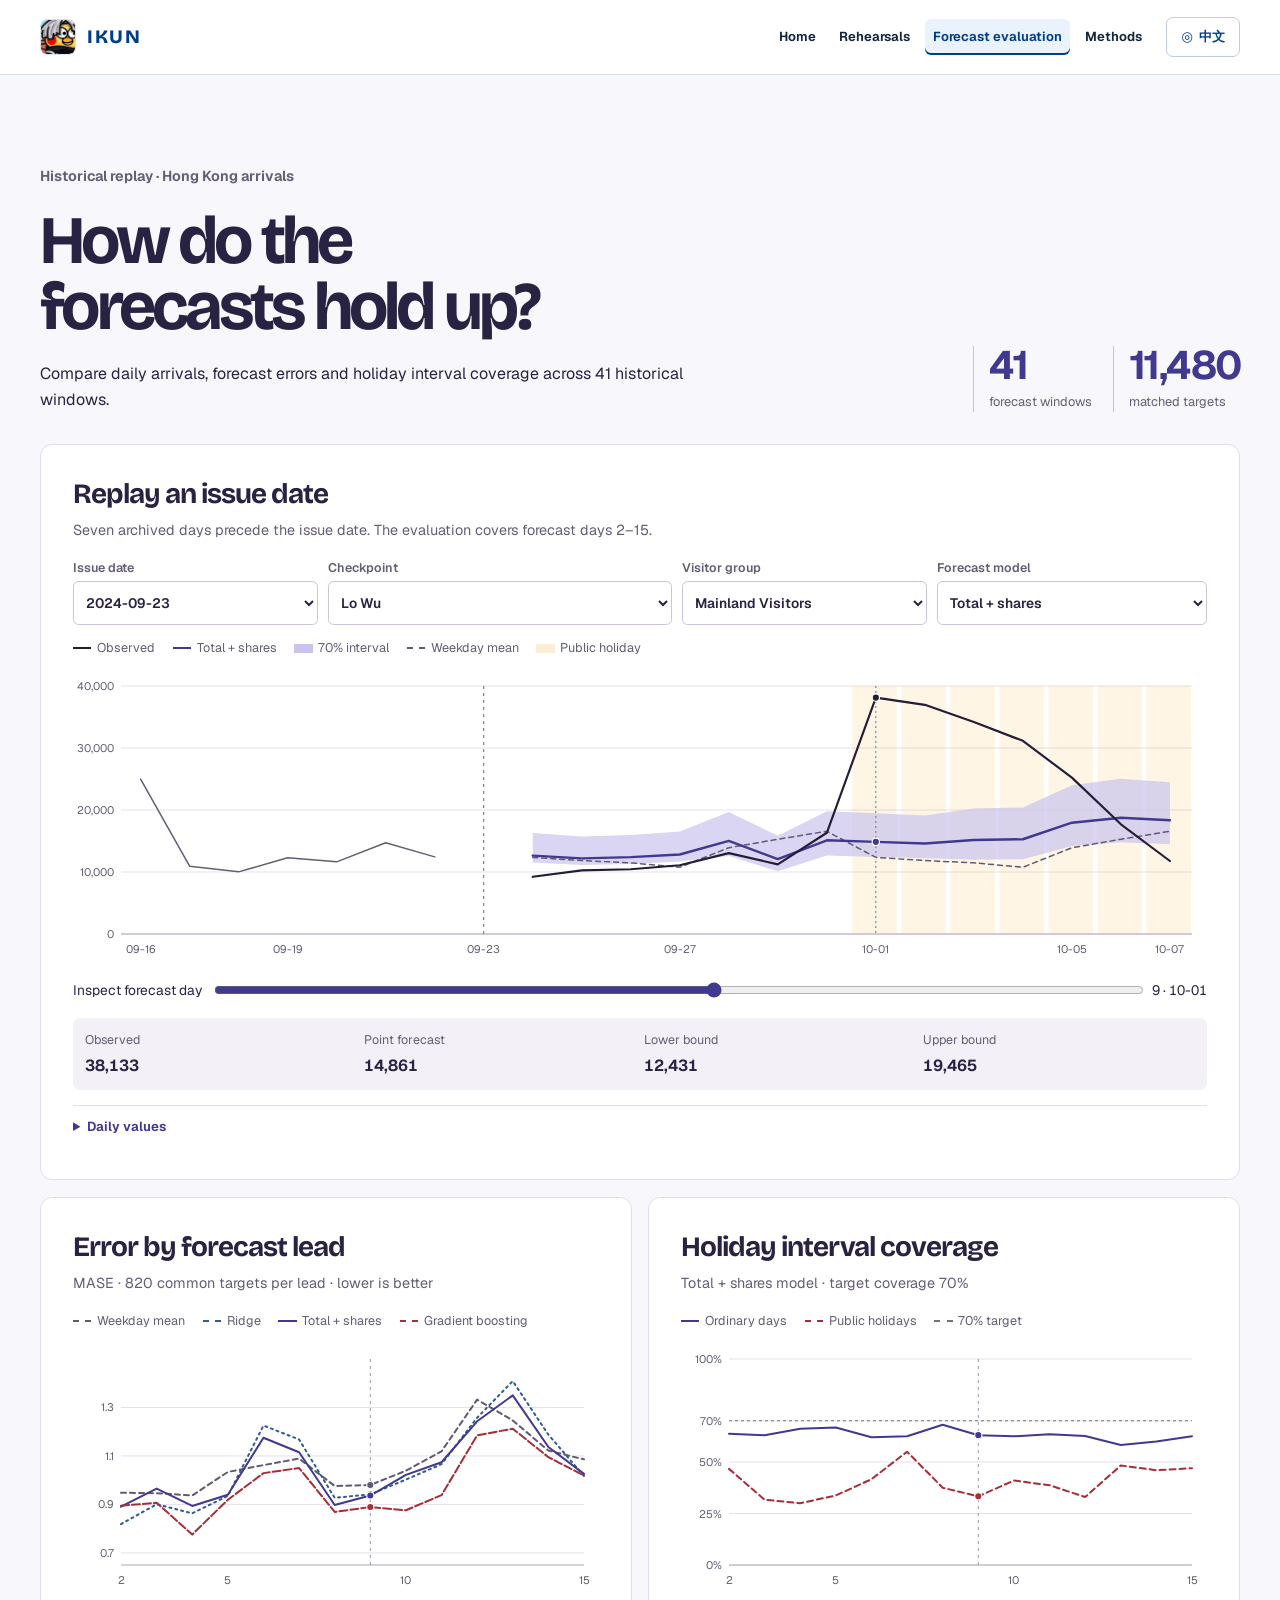
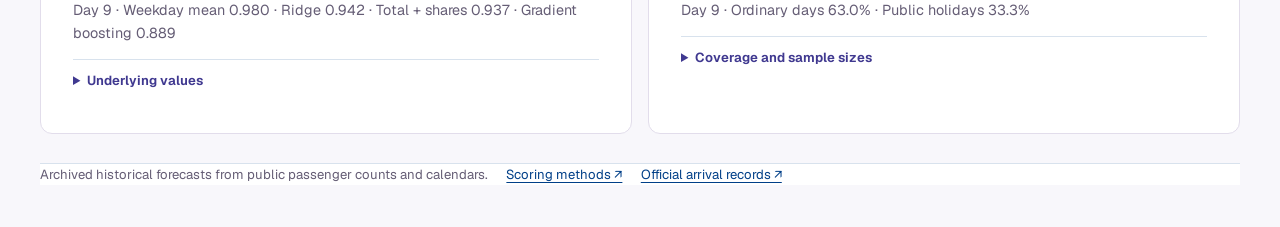
<file: site/research.html>
<!doctype html>
<html lang="en" data-title-en="Forecast evaluation | IKUN" data-title-zh="预测评估 | IKUN">
<head>
  <meta charset="utf-8">
  <meta name="viewport" content="width=device-width, initial-scale=1">
  <meta name="description" content="Explore historical forecast errors, holiday calibration and 41 Hong Kong visitor-arrival replays.">
  <title>Forecast evaluation | IKUN</title>
  <link rel="icon" href="assets/ikun-avatar.png" type="image/png">
  <link rel="stylesheet" href="style.css?v=hero-court">
  <link rel="stylesheet" href="research.css">
  <script src="language.js?v=research"></script>
  <script defer src="research-data/study.js"></script>
  <script defer src="research.js"></script>
</head>
<body class="research-page">
  <a class="skip-link" href="#top"><span class="copy-en">Skip to content</span><span class="copy-zh">跳到正文</span></a>
  <header class="masthead">
    <div class="wrap nav">
      <a class="brand" aria-label="IKUN" href="index.html"><img class="team-avatar" src="assets/ikun-avatar.png" alt="" width="36" height="36"><span>IKUN</span></a>
      <nav aria-label="Main navigation" data-zh-aria="主要导航">
        <a href="index.html"><span class="copy-en">Home</span><span class="copy-zh">首页</span></a>
        <a href="rehearsals.html"><span class="copy-en">Rehearsals</span><span class="copy-zh">历史模拟</span></a>
        <a href="research.html" aria-current="page"><span class="copy-en">Forecast evaluation</span><span class="copy-zh">预测评估</span></a>
        <a href="methods.html"><span class="copy-en">Methods</span><span class="copy-zh">方法</span></a>
      </nav>
      <button type="button" class="language-toggle" hidden><span aria-hidden="true">◎</span> <span class="copy-en" lang="zh-Hans">中文</span><span class="copy-zh" lang="en">English</span></button>
    </div>
  </header>
  <main id="top" tabindex="-1" class="wrap research-main">
    <header class="research-intro">
      <div><p class="research-kicker"><span class="copy-en">Historical replay · Hong Kong arrivals</span><span class="copy-zh">香港入境客流 · 历史回测</span></p>
      <h1><span class="copy-en">How do the forecasts hold up?</span><span class="copy-zh">客流预测准不准？</span></h1>
      <p><span class="copy-en">Compare daily arrivals, forecast errors and holiday interval coverage across 41 historical windows.</span><span class="copy-zh">逐日核对实况，比较 41 个历史窗口的预测误差与假日区间覆盖。</span></p></div>
      <dl class="research-stat"><div><dt>41</dt><dd><span class="copy-en">forecast windows</span><span class="copy-zh">预测窗口</span></dd></div><div><dt>11,480</dt><dd><span class="copy-en">matched targets</span><span class="copy-zh">配对评分目标</span></dd></div></dl>
    </header>
    <section class="replay-panel" aria-labelledby="study-replay">
      <h2 id="study-replay"><span class="copy-en">Replay an issue date</span><span class="copy-zh">回看任一历史截点</span></h2>
      <p class="research-caption"><span class="copy-en">Seven archived days precede the issue date. The evaluation covers forecast days 2–15.</span><span class="copy-zh">截点前展示七天归档实况，回测评分覆盖第 2–15 天。</span></p>
      <div class="research-controls">
        <label><span class="copy-en">Issue date</span><span class="copy-zh">预测截点</span><select id="research-origin"></select></label>
        <label><span class="copy-en">Checkpoint</span><span class="copy-zh">口岸</span><select id="research-port"></select></label>
        <label><span class="copy-en">Visitor group</span><span class="copy-zh">客群</span><select id="research-group"></select></label>
        <label><span class="copy-en">Forecast model</span><span class="copy-zh">预测模型</span><select id="research-model"></select></label>
      </div>
      <div id="research-replay" class="research-chart"></div>
      <p class="research-caption" id="research-replay-status" role="status" aria-live="polite"></p>
      <div class="research-day"><label for="research-day"><span class="copy-en">Inspect forecast day</span><span class="copy-zh">查看预测提前期</span></label><input id="research-day" type="range" min="2" max="15" value="9"><output for="research-day" id="research-day-label">9</output></div>
      <dl class="research-value" id="research-values"></dl>
      <details class="research-data-details"><summary><span class="copy-en">Daily values</span><span class="copy-zh">逐日数据表</span></summary><div id="research-daily-table"></div></details>
      <noscript><p>JavaScript is required for the interactive replay. 交互回测需要开启 JavaScript。</p></noscript>
    </section>
    <div class="research-grid">
      <section aria-labelledby="study-error">
        <h2 id="study-error"><span class="copy-en">Error by forecast lead</span><span class="copy-zh">各提前期的预测误差</span></h2>
        <p class="research-caption"><span class="copy-en">MASE · 820 common targets per lead · lower is better</span><span class="copy-zh">MASE · 每个提前期 820 个共同目标 · 越低越好</span></p>
        <div id="research-error" class="research-chart"></div>
        <details class="research-data-details"><summary><span class="copy-en">Underlying values</span><span class="copy-zh">查看数值</span></summary><div id="research-error-table"></div></details>
      </section>
      <section aria-labelledby="study-coverage">
        <h2 id="study-coverage"><span class="copy-en">Holiday interval coverage</span><span class="copy-zh">假日区间覆盖率</span></h2>
        <p class="research-caption"><span class="copy-en">Total + shares model · target coverage 70%</span><span class="copy-zh">总量与份额模型 · 目标覆盖率 70%</span></p>
        <div id="research-cover" class="research-chart"></div>
        <details class="research-data-details"><summary><span class="copy-en">Coverage and sample sizes</span><span class="copy-zh">覆盖率及样本量</span></summary><div id="research-cover-table"></div></details>
      </section>
    </div>
    <footer class="research-footer"><p><span class="copy-en">Archived historical forecasts from public passenger counts and calendars.</span><span class="copy-zh">历史预测使用公开客流与日历归档。</span></p><a href="methods.html#evaluation-title"><span class="copy-en">Scoring methods ↗</span><span class="copy-zh">查看评分口径 ↗</span></a><a href="https://data.gov.hk/en-data/dataset/hk-immd-set5-statistics-daily-passenger-traffic"><span class="copy-en">Official arrival records ↗</span><span class="copy-zh">入境处原始数据 ↗</span></a></footer>
  </main>
</body>
</html>
</file>
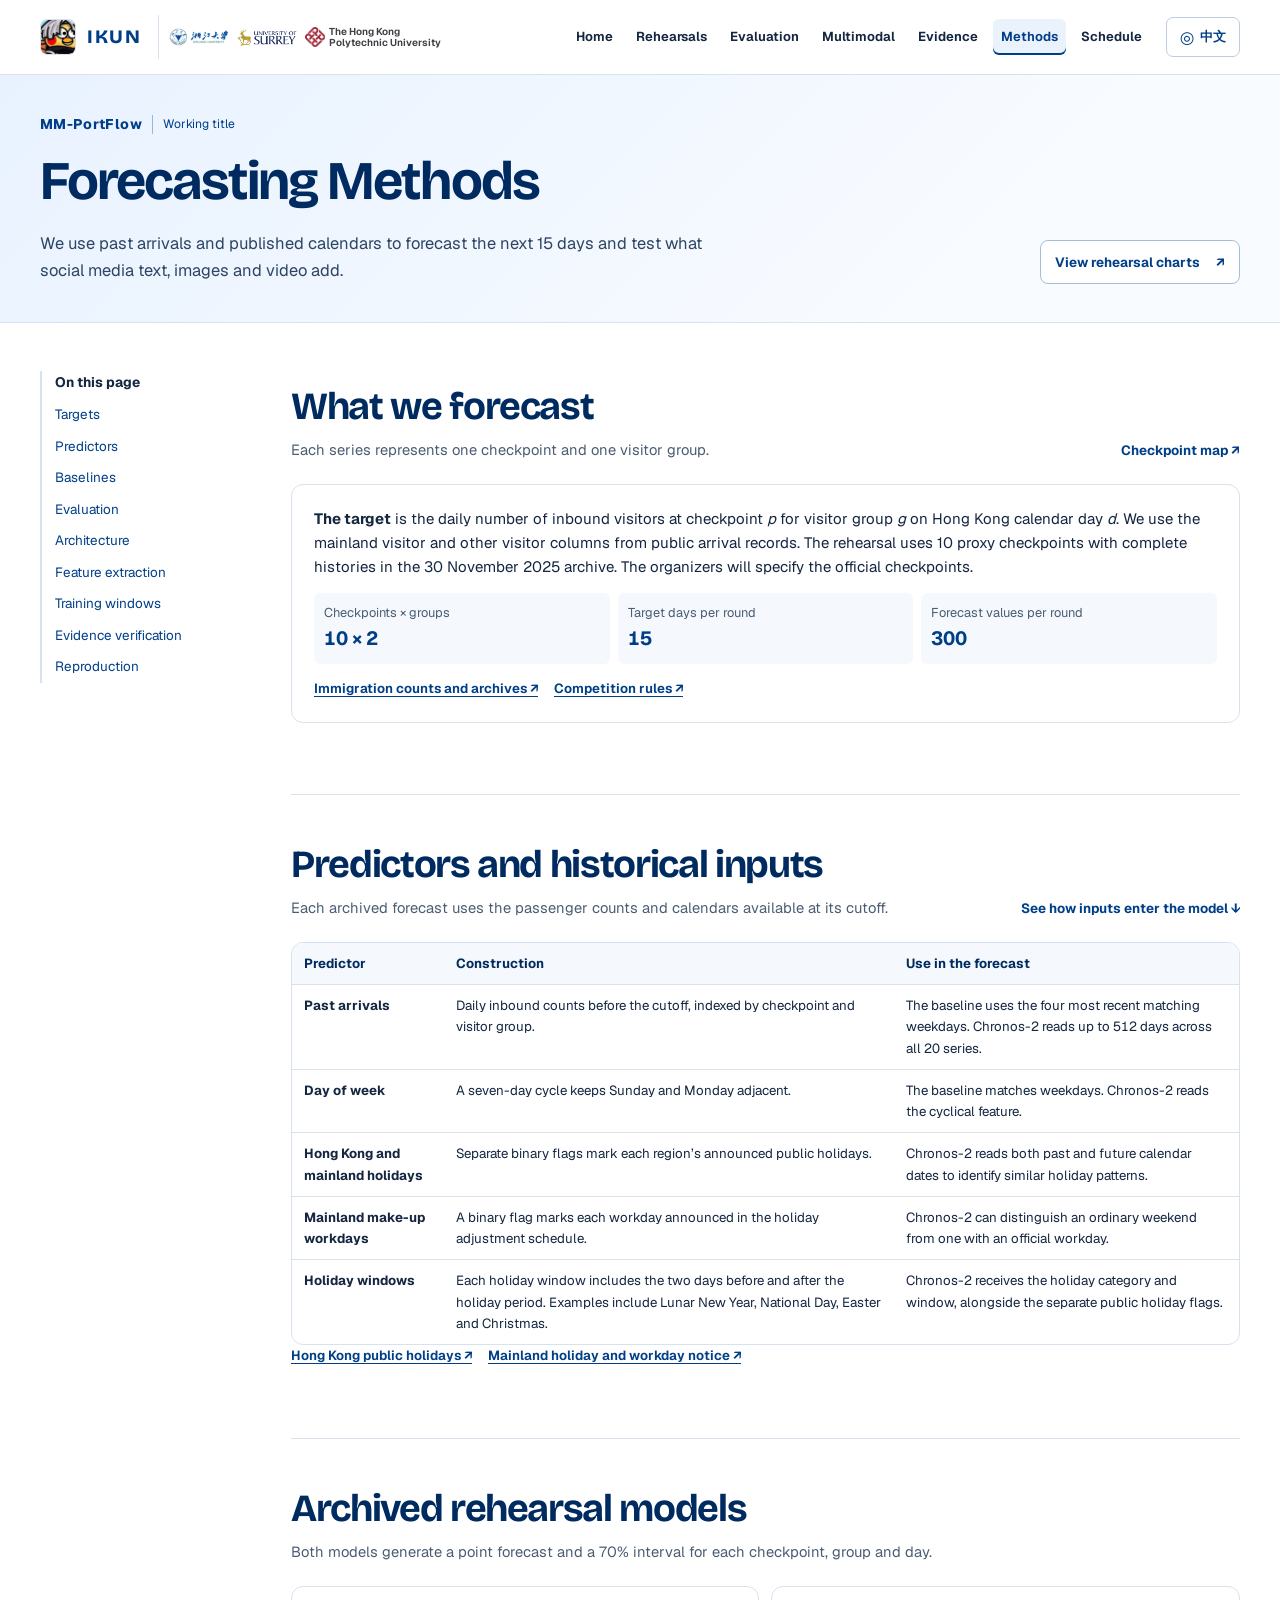
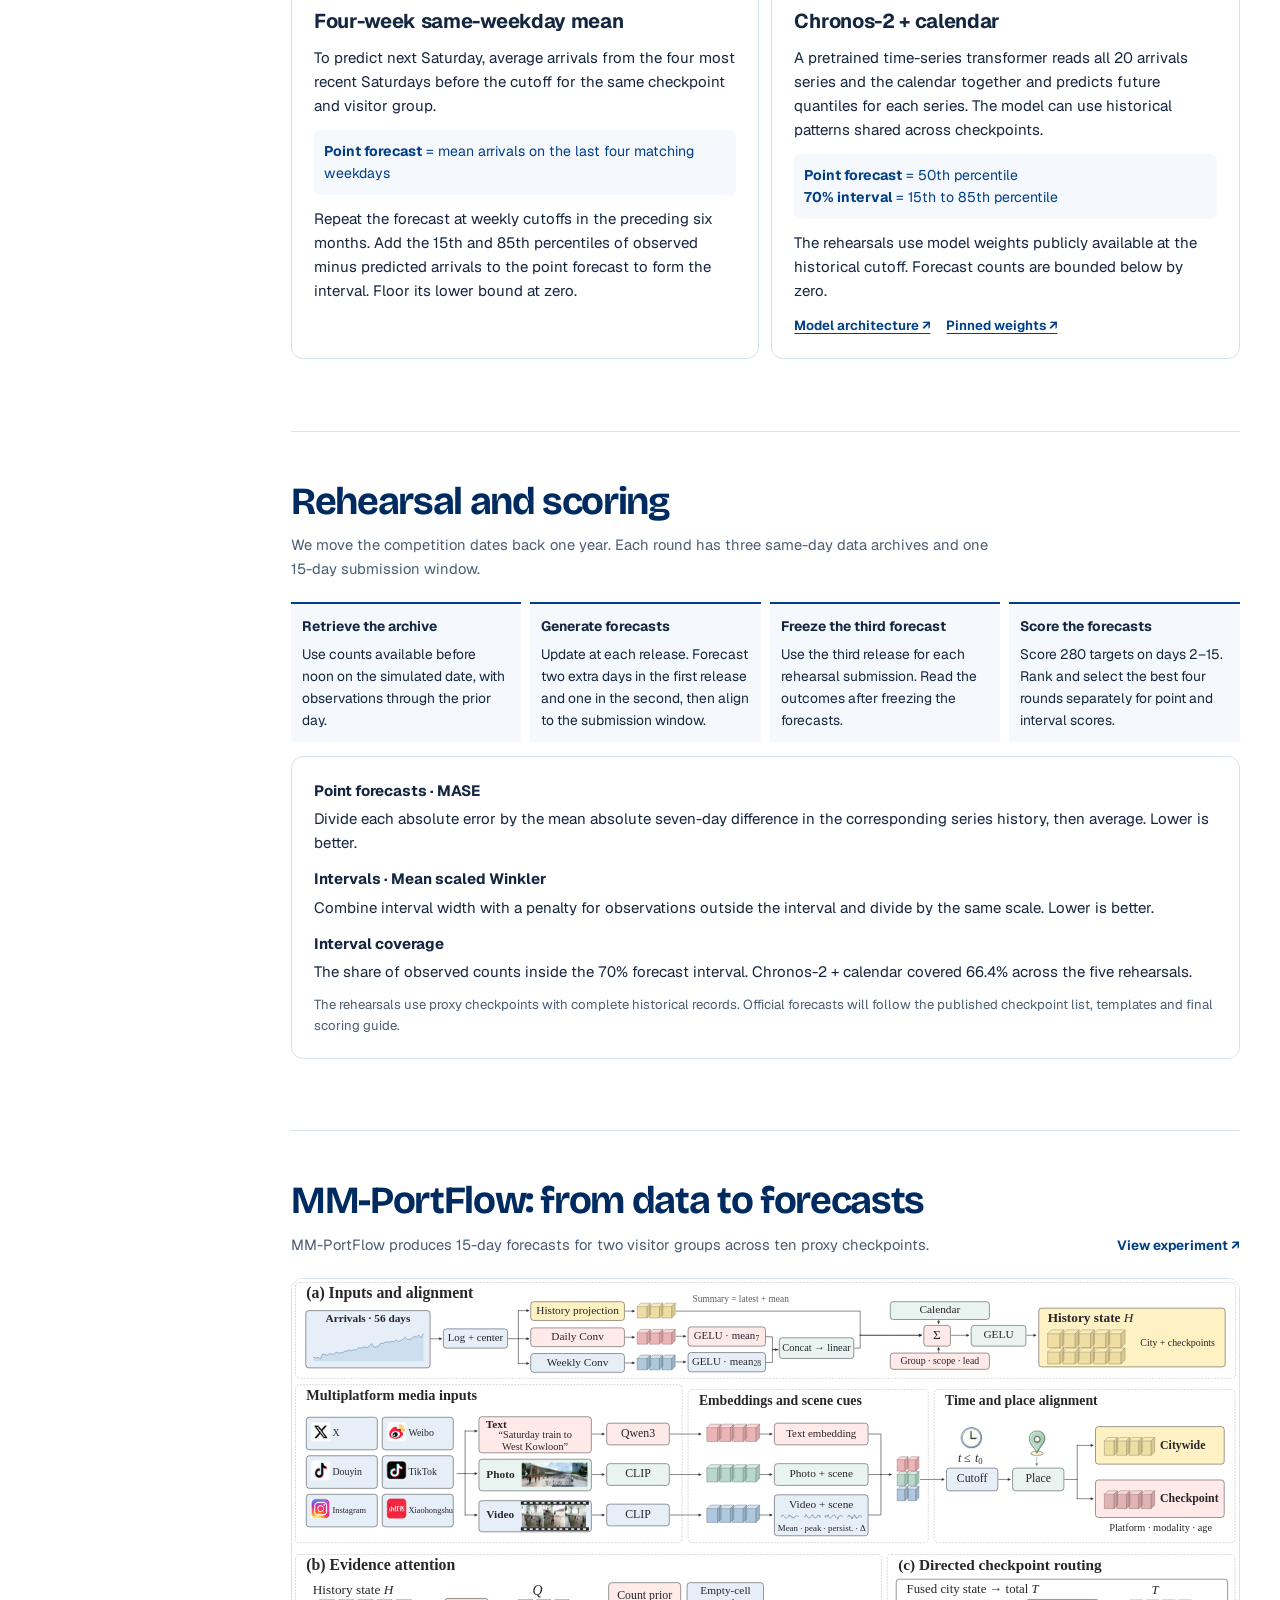
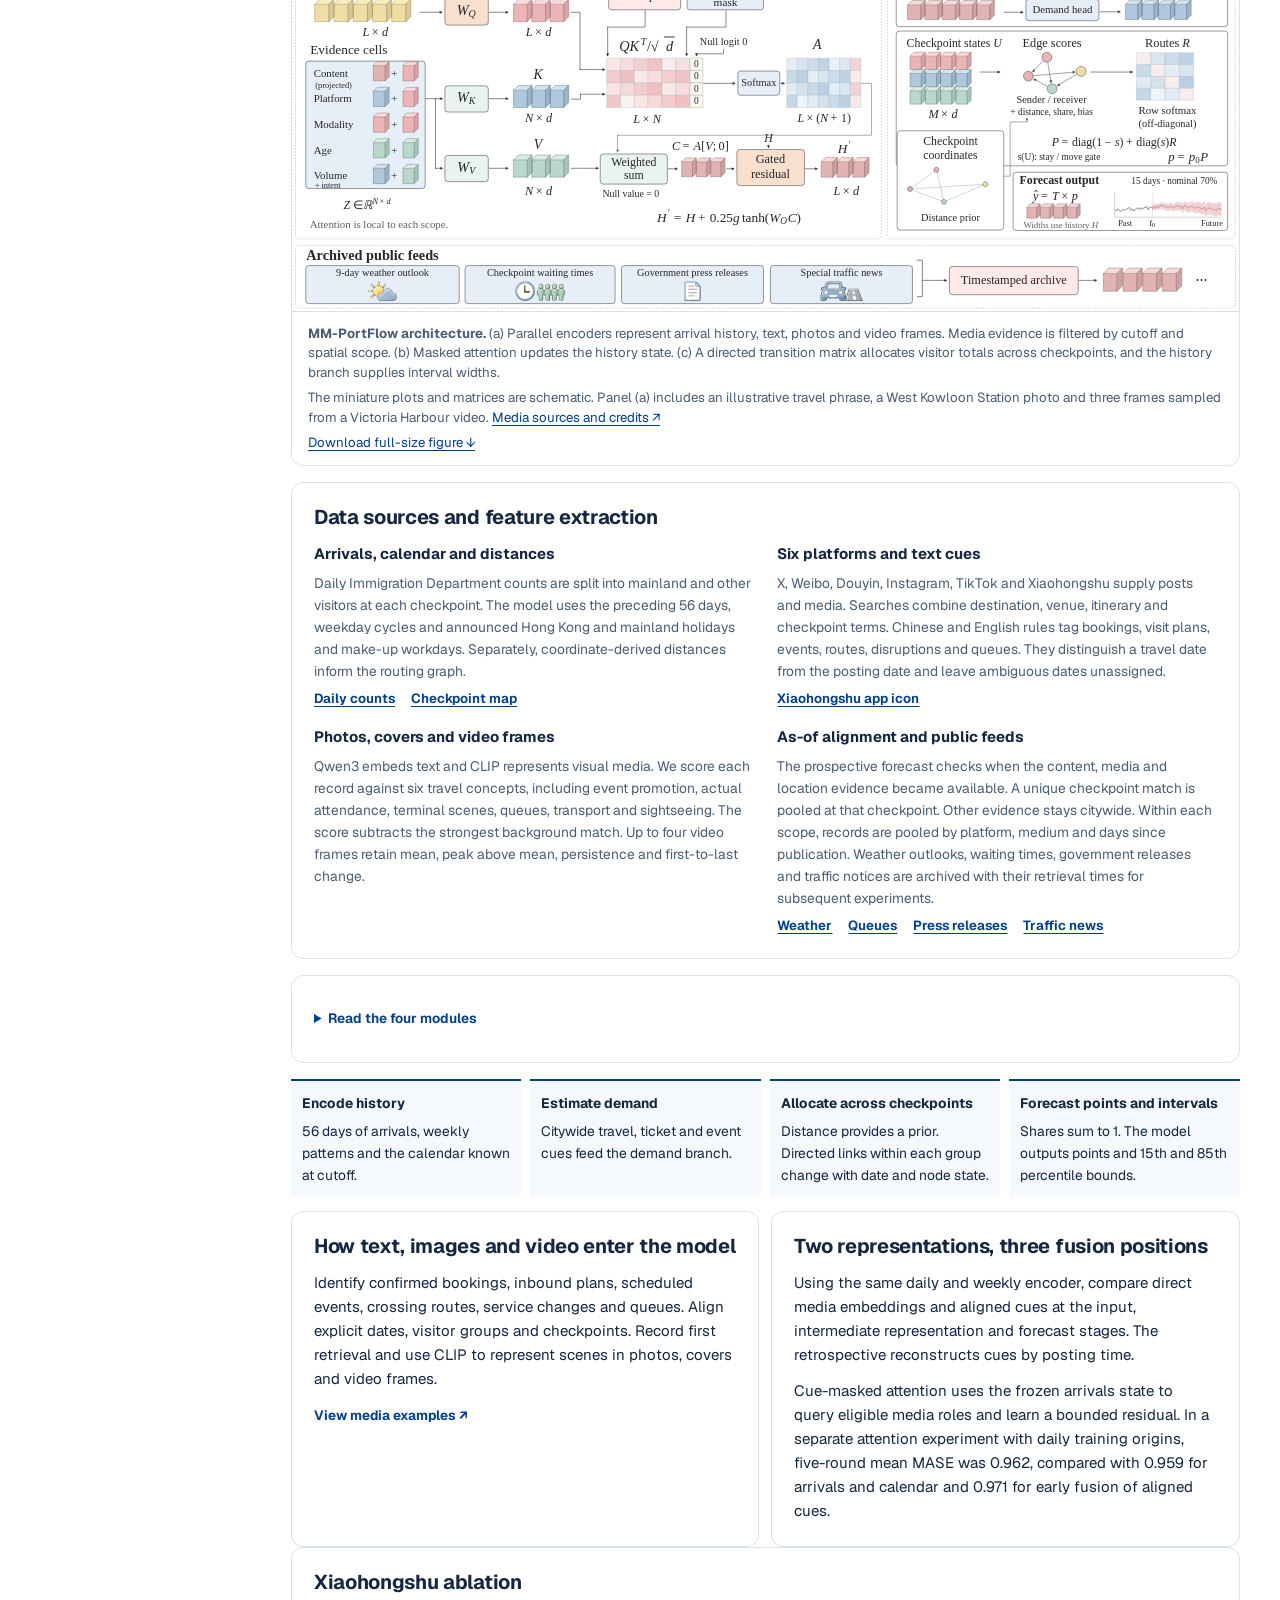
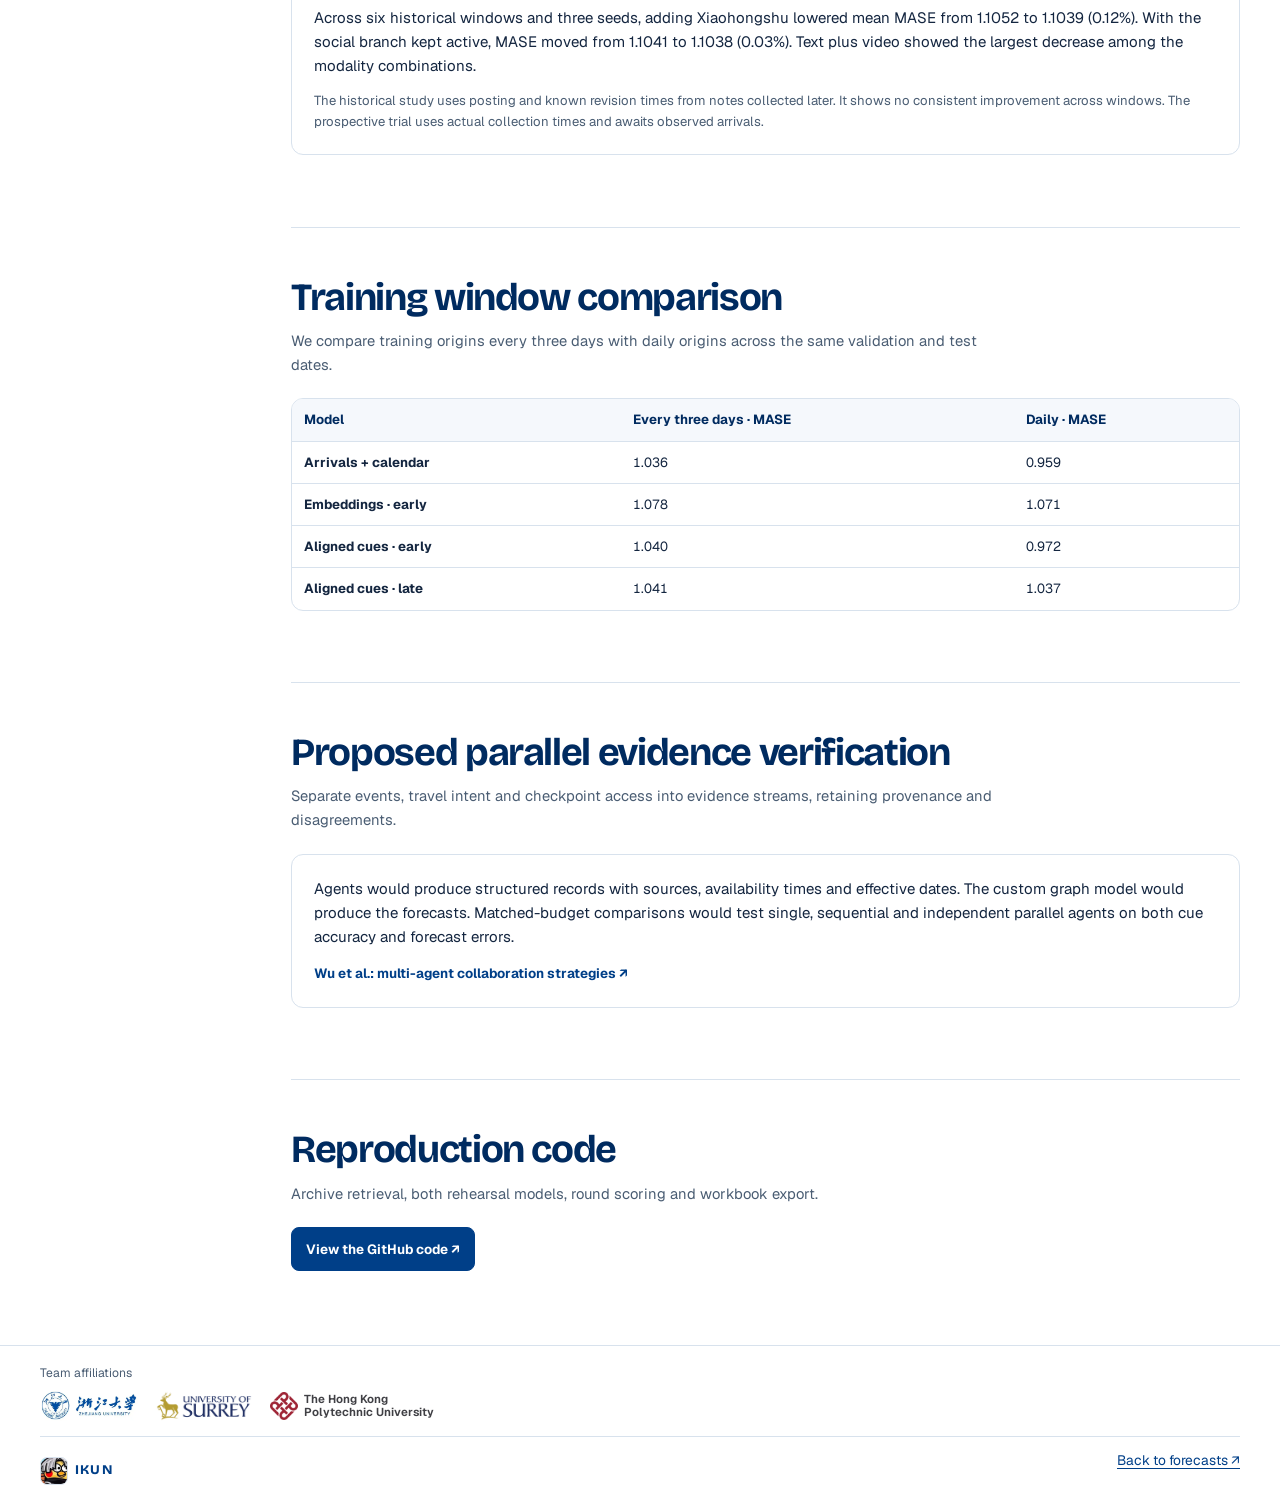
<file: site/en/methods.html>
<!doctype html>
<html lang="en">
<head>
  <meta charset="utf-8">
  <meta name="viewport" content="width=device-width, initial-scale=1">
  <title>IKUN · Hong Kong visitor arrivals</title>
  <link rel="canonical" href="../methods.html">
  <script>const query = new URLSearchParams(location.search); query.set("lang", "en"); location.replace("../methods.html?" + query + location.hash);</script>
  <meta http-equiv="refresh" content="0;url=../methods.html?lang=en">
</head>
<body><a href="../methods.html?lang=en">Hong Kong visitor arrivals</a></body>
</html>
</file>
<file: site/style.css>
@font-face {
  font-family: Geist;
  src: url("assets/geist.woff2") format("woff2");
  font-weight: 100 900;
  font-display: swap;
}
@font-face {
  font-family: "Bricolage Grotesque";
  src: url("assets/bricolage-grotesque.woff2") format("woff2");
  font-weight: 400 800;
  font-display: swap;
}

:root {
  color-scheme: light;
  --ink: #142640;
  --muted: #4a5d73;
  --accent: #003f88;
  --navy: #002b60;
  --line: #d8e2ed;
  --paper: #f5f8fc;
  --tint: #eaf2fc;
  --plot-line: #075fc0;
  --plot-band: #2e7cd52b;
  --radius: 12px;
  --panel-shadow: 0 2px 5px #143b6510, 0 12px 28px #143b6508;
  font-family: Geist, "PingFang SC", "Microsoft YaHei", system-ui, sans-serif;
  --display-font: "Bricolage Grotesque", Geist, "PingFang SC", "Microsoft YaHei", sans-serif;
}
* { box-sizing: border-box; }
html { scroll-padding-top: 90px; }
body { margin: 0; color: var(--ink); background: #fff; line-height: 1.6; }
a { color: var(--accent); text-underline-offset: .23em; }
button, select, input { font: inherit; }
button, select, summary, input[type="range"] { cursor: pointer; }
:focus-visible { outline: 3px solid #236ac0; outline-offset: 3px; }
[hidden] { display: none !important; }
.sr-only { position: absolute; width: 1px; height: 1px; clip-path: inset(50%); overflow: hidden; white-space: nowrap; }
h1, h2, h3, p, dd { margin: 0; }
h1, h2, h3 { line-height: 1.23; }
h1, h2, .brand, .overview-grid dd { font-family: var(--display-font); font-optical-sizing: auto; }
dd, time, table { font-variant-numeric: tabular-nums; }
.wrap { width: min(1200px, calc(100% - 80px)); margin-inline: auto; }
html[lang="en"] .copy-zh, html[lang="zh-Hans"] .copy-en { display: none; }
.skip-link { position: fixed; z-index: 9; inset: 12px auto auto 12px; padding: 12px; background: #fff; transform: translateY(-180%); }
.skip-link:focus { transform: none; }

.masthead {
  position: sticky;
  top: 0;
  z-index: 3;
  color: var(--ink);
  background: #fff;
  border-bottom: 1px solid var(--line);
}
.nav { display: flex; align-items: center; gap: 16px; min-height: 74px; }
.nav nav { margin-left: auto; }
.nav .mast-affiliations { flex-wrap: nowrap; gap: 8px; padding-inline-start: 10px; border-inline-start: 1px solid var(--line); }
.nav .mast-affiliations img { height: 19px; }
.nav .mast-affiliations .polyu-emblem { width: 20px; height: 20px; }
.nav .mast-affiliations .polyu-mark { height: 20px; }
.nav .mast-affiliations .polyu-link { gap: 4px; font-size: .625rem; white-space: nowrap; }
.language-toggle { min-width: 74px; min-height: 40px; padding: 6px 9px; display: inline-flex; align-items: center; justify-content: center; gap: 6px; color: var(--accent); background: #fff; border: 1px solid #becddd; border-radius: 7px; font-size: .83rem; font-weight: 650; white-space: nowrap; }
.language-toggle:hover { background: var(--tint); border-color: var(--accent); }
.language-icon { font-size: 1.05rem; }
.brand { display: inline-flex; align-items: center; gap: 11px; min-height: 44px; color: var(--accent); text-decoration: none; font-size: 19px; font-weight: 780; letter-spacing: .09em; }
.team-avatar { display: block; object-fit: cover; border-radius: 7px; border: 1px solid var(--line); }
.nav nav { display: flex; gap: clamp(2px, .55vw, 10px); }
.nav nav a { display: block; padding: 10px 8px; border-radius: 6px; color: inherit; font-size: 13px; font-weight: 650; text-decoration: none; line-height: 1.2; white-space: nowrap; }
.nav nav a:hover { color: var(--accent); background: var(--paper); }
.nav nav a[aria-current="page"] { color: var(--accent); background: var(--tint); box-shadow: inset 0 -2px var(--accent); }

.hero { background: linear-gradient(135deg, #e8f2ff, #f8fbff 76%); border-bottom: 1px solid var(--line); }
.hero-grid { display: grid; grid-template-columns: minmax(0, .95fr) minmax(0, 1.12fr); align-items: center; gap: clamp(24px, 4.8vw, 70px); padding-block: clamp(36px, 5vw, 72px) clamp(32px, 4.2vw, 58px); }
.hero-copy { min-width: 0; }
.hero-heading { display: flow-root; margin-block: 16px 20px; }
.hero-heading h1 { margin: 0; text-wrap: wrap; }
.hero-court {
  float: inline-end;
  width: clamp(70px, 9.4vw, 132px);
  aspect-ratio: 1.08;
  margin-inline-start: 12px;
}
.hero-court img {
  display: block;
  width: 100%;
  height: 100%;
  object-fit: cover;
  mix-blend-mode: multiply;
  mask-image: linear-gradient(#000 83%, transparent);
}
html[lang="zh-Hans"] .hero-heading {
  display: flex;
  flex-direction: row-reverse;
  align-items: center;
  justify-content: space-between;
}
html[lang="zh-Hans"] .hero-heading h1 { word-break: keep-all; }
html[lang="zh-Hans"] .hero-court { flex: none; }
.project-label { display: flex; align-items: center; flex-wrap: wrap; gap: 4px 10px; color: var(--accent); font-size: .76rem; }
.project-label strong { font-size: .88rem; font-weight: 750; letter-spacing: .025em; }
.project-label > span { border-left: 1px solid #9bb6d7; padding-left: 10px; }
h1 { color: var(--navy); font-size: clamp(2.4rem, 4.25vw, 4.1rem); line-height: 1.07; letter-spacing: -.035em; font-weight: 690; margin-block: 16px 20px; text-wrap: balance; }
html[lang="zh-Hans"] h1 { font-size: clamp(2.18rem, 4vw, 3.65rem); line-height: 1.18; letter-spacing: -.02em; }
.intro { max-width: 44ch; color: #2d4563; font-size: 1.03rem; line-height: 1.65; }
.hero-actions { display: flex; align-items: center; flex-wrap: wrap; gap: 10px; margin-top: 22px; }
.button { display: inline-flex; justify-content: space-between; align-items: center; gap: 16px; min-height: 44px; padding: 9px 14px; border: 1px solid var(--accent); border-radius: 8px; background: var(--accent); color: white; font-size: .84rem; font-weight: 680; text-decoration: none; line-height: 1.25; }
.button:hover { background: var(--navy); border-color: var(--navy); }
.button.secondary { background: white; border-color: #a8bed7; color: var(--accent); }
.button.secondary:hover { background: var(--tint); border-color: var(--accent); }
.hero-figure { margin: 0; align-self: center; min-width: 0; border: 1px solid var(--line); border-radius: var(--radius); overflow: hidden; background: #fff; box-shadow: var(--panel-shadow); }
.hero-figure img { display: block; width: 100%; height: auto; aspect-ratio: 1.68; object-fit: cover; object-position: 50% 70%; }
.hero-figure figcaption { display: flex; align-items: baseline; justify-content: space-between; flex-wrap: wrap; gap: 4px 10px; padding: 9px 13px; color: #2d4563; font-size: .75rem; }
.hero-figure figcaption > span { font-weight: 620; }
.hero-figure small { font-size: .69rem; color: var(--muted); }
.overview { border-bottom: 1px solid var(--line); background: #fff; }
.overview-grid { display: grid; grid-template-columns: repeat(3, minmax(0, 1fr)); margin-block: 0; }
.overview-grid > div { display: flex; align-items: center; gap: clamp(12px, 2vw, 30px); padding: 15px clamp(12px, 3vw, 42px); }
.overview-grid > div:first-child { padding-inline-start: 0; }
.overview-grid > div + div { border-left: 1px solid var(--line); }
.overview-grid dt { color: #293d56; font-size: .86rem; }
.overview-grid dd { order: -1; color: var(--accent); font-size: clamp(1.45rem, 2.55vw, 2.2rem); font-weight: 690; line-height: 1.1; white-space: nowrap; letter-spacing: -.05em; }

.content { min-width: 0; padding-block: clamp(34px, 4.8vw, 60px) 74px; }
.content section + section { margin-top: clamp(38px, 5.6vw, 72px); padding-top: clamp(26px, 3.6vw, 46px); border-top: 1px solid var(--line); }
.section-heading { display: flex; align-items: end; justify-content: space-between; gap: 12px 24px; margin-bottom: 22px; }
.rehearsal-page h1 { margin: 0; font-size: clamp(2rem, 4vw, 3.35rem); }
h2 { color: var(--navy); font-size: clamp(1.65rem, 3vw, 2.45rem); letter-spacing: -.035em; }
h3 { font-size: clamp(1.06rem, 1.8vw, 1.25rem); letter-spacing: -.016em; }
.section-heading p, .chart-header p, .source-card p { margin-top: 8px; color: var(--muted); font-size: .92rem; }
.section-heading p { max-width: 72ch; }
.text-link { font-weight: 680; font-size: .84rem; text-decoration: none; }
.text-link:hover { text-decoration: underline; }
.caption { color: var(--muted); margin-block: 10px; font-size: .82rem; }
.card { min-width: 0; background: #fff; border: 1px solid var(--line); border-radius: var(--radius); }
.archive-strip { display: flex; align-items: center; justify-content: space-between; gap: 8px 16px; flex-wrap: wrap; background: var(--paper); border: 1px solid var(--line); border-inline-start: 3px solid var(--accent); border-radius: 8px; padding: 10px 14px; color: var(--muted); font-size: .82rem; }
.archive-strip > span, .archive-strip b { color: var(--accent); font-weight: 720; }
.archive-metrics { display: flex; flex-wrap: wrap; gap: 6px 14px; align-items: center; font-variant-numeric: tabular-nums; }
.archive-metrics b { font-size: 1rem; }
.rounds { display: grid; grid-template-columns: repeat(5, minmax(0, 1fr)); gap: 6px; margin-block: 12px 8px; }
.round { min-height: 58px; padding: 8px 11px; text-align: left; color: var(--ink); background: #fff; border: 1px solid var(--line); border-radius: 7px; line-height: 1.25; }
.round:hover { border-color: var(--accent); }
.round[aria-pressed="true"] { background: var(--tint); color: var(--accent); border-color: #9fb9d7; box-shadow: inset 0 -2px var(--accent); }
.round b { display: block; font-size: .85rem; }
.round time { display: block; margin-top: 5px; color: var(--muted); font-size: .75rem; }

.forecast { padding: clamp(13px, 2.15vw, 28px); box-shadow: var(--panel-shadow); }
.filters { display: grid; grid-template-columns: minmax(0, 1.2fr) minmax(0, 1fr) minmax(0, 1.25fr); gap: 10px 14px; background: var(--paper); border: 1px solid var(--line); border-radius: 9px; padding: 12px; }
.filters label { display: grid; min-width: 0; gap: 5px; color: var(--muted); font-weight: 660; font-size: .79rem; }
select { min-height: 44px; width: 100%; border: 1px solid #a8bed7; border-radius: 7px; padding: 6px 8px; color: var(--ink); background: #fff; font-size: .83rem; }
select:hover { border-color: var(--accent); }
.chart-header { display: flex; justify-content: space-between; align-items: end; flex-wrap: wrap; gap: 10px 16px; margin-top: 20px; }
.chart-header p { margin-top: 3px; }
.chart-header .data-cutoff { font-size: .79rem; }
.legend { display: flex; flex-wrap: wrap; gap: 5px 14px; margin: 0; padding: 0; list-style: none; color: var(--muted); font-size: .77rem; }
.legend li { display: flex; gap: 5px; align-items: center; }
.legend i { width: 17px; height: 0; border-top: 2px solid var(--plot-line); }
.legend .actual-key { border-top: 2px dashed var(--ink); }
.legend .interval-key { height: 9px; border: 0; background: var(--plot-band); }
.chart-surface { margin-top: 10px; }
.chart-readout { display: grid; grid-template-columns: .85fr 1fr 1fr 1.35fr; gap: 10px 12px; background: var(--paper); border: 1px solid var(--line); border-radius: 8px; padding: 9px 12px; font-size: .79rem; color: var(--muted); }
.chart-readout > span:nth-child(2) strong { color: var(--plot-line); }
.chart-readout strong, .chart-readout time { display: block; color: var(--ink); font-size: .98rem; font-weight: 690; white-space: nowrap; font-variant-numeric: tabular-nums; }
canvas { display: block; width: 100%; height: 284px; margin-top: 7px; cursor: crosshair; touch-action: pan-y pinch-zoom; }
.chart-scrubber { display: flex; align-items: center; gap: 12px; min-height: 42px; margin-inline: 5px; font-size: .77rem; color: var(--muted); }
.chart-scrubber > span { flex-shrink: 0; }
.chart-scrubber input { width: 100%; min-width: 0; height: 28px; margin: 0; accent-color: var(--accent); }
.score-strip { display: grid; grid-template-columns: 1fr 2.5fr; align-items: center; gap: 10px; margin-block: 14px; padding: 12px; background: var(--paper); border-radius: 8px; }
.score-strip p { font-size: .82rem; font-weight: 650; }
.scores { display: grid; grid-template-columns: repeat(3, minmax(0, 1fr)); gap: 7px; margin: 0; }
.scores > div { border-left: 1px solid var(--line); padding-inline-start: 11px; }
.scores dt { color: var(--muted); font-size: .78rem; }
.scores dd { font-weight: 720; color: var(--accent); font-size: clamp(1.25rem, 2.4vw, 1.9rem); letter-spacing: -.04em; }
.workbook-note { margin-block: 10px 15px; }

details { border-top: 1px solid var(--line); font-size: .85rem; }
summary { padding: 10px 0; font-weight: 650; color: var(--accent); }
summary:hover { text-decoration: underline; }
.table-scroll { overflow-x: auto; }
details .table-scroll { border: 1px solid var(--line); border-radius: 8px; margin-block: 4px 12px; }
table { width: 100%; border-collapse: collapse; font-size: .83rem; }
th, td { padding: 10px 12px; text-align: left; border-bottom: 1px solid var(--line); }
thead th { background: var(--paper); color: var(--navy); font-weight: 690; }
tbody tr:last-child > * { border-bottom: 0; }
#daily td:not(:first-child), #media-daily td:not(:first-child), #releases td:last-child,
table:has(#daily) th:not(:first-child), table:has(#media-daily) th:not(:first-child), table:has(#releases) th:last-child,
.experiment-scores :is(th, td):not(:first-child) { text-align: right; }
#daily td, #media-daily td, #releases td, .calendar td { white-space: nowrap; }
.table-scroll:not(.card):focus-visible { outline-offset: -2px; }
.calendar tbody th { white-space: nowrap; }
.calendar td time { white-space: nowrap; }
.schedule-label { display: none; }
.schedule-release time { display: block; }

.experiment-grid { display: grid; grid-template-columns: minmax(0, 2.05fr) minmax(0, 1fr); align-items: start; gap: 16px; }
.experiment-heading { display: flex; justify-content: space-between; align-items: start; gap: 10px; margin-bottom: 13px; }
.media-filters { grid-template-columns: minmax(0, .72fr) minmax(0, 1.17fr) minmax(0, 1fr) minmax(0, 1.35fr); }
.experiment-side { min-width: 0; }
.experiment-card, .source-card { padding: clamp(13px, 1.6vw, 20px); }
.experiment-card { border-top: 2px solid var(--accent); }
.experiment-scores td, .experiment-scores th { padding: 8px 6px; }
.experiment-scores td:first-child { padding-block: 2px; }
.model-choice { width: 100%; min-height: 42px; padding: 5px; text-align: left; background: transparent; border: 1px solid transparent; border-radius: 5px; color: var(--accent); font-size: .78rem; font-weight: 650; }
.model-choice:hover, .model-choice[aria-pressed="true"] { background: var(--tint); border-color: #a8bed7; }
.best-score { color: var(--accent); font-weight: 750; background: var(--tint); }
.volume-link { display: inline-block; margin-top: 12px; }

.evidence-inventory { display: grid; grid-template-columns: repeat(4, minmax(0, 1fr)); gap: 1px; margin: 0; overflow: hidden; border: 1px solid var(--line); border-radius: 8px; background: var(--line); }
.evidence-inventory > div { display: flex; flex-direction: column; background: var(--paper); padding: 13px 16px; }
.evidence-inventory dt { color: var(--muted); font-size: .8rem; }
.evidence-inventory dd { order: -1; color: var(--accent); font-size: clamp(1.45rem, 3vw, 2.35rem); font-weight: 700; letter-spacing: -.04em; }
.itinerary { display: grid; grid-template-columns: minmax(0, 1.35fr) minmax(0, 1fr); border: 1px solid var(--line); border-radius: var(--radius); overflow: hidden; background: var(--paper); }
.itinerary-copy { padding: clamp(16px, 3vw, 34px); }
.itinerary-label { color: var(--accent); font-size: .78rem; font-weight: 650; margin-bottom: 6px; }
.itinerary h3 { font-size: clamp(1.3rem, 2.2vw, 1.75rem); }
.itinerary blockquote { margin: 17px 0; padding-left: 12px; border-left: 2px solid var(--accent); color: var(--ink); font-size: 1rem; }
.cue-fields { display: grid; grid-template-columns: repeat(3, minmax(0, 1fr)); gap: 8px; margin: 16px 0 0; }
.cue-fields > div { border-top: 1px solid #b6cbe4; padding-block: 8px 0; }
.cue-fields dt { color: var(--muted); font-size: .76rem; }
.cue-fields dd { color: var(--accent); font-size: .83rem; font-weight: 670; }
.evidence-media { margin: 0; background: white; align-self: stretch; display: flex; flex-direction: column; }
.evidence-media img { display: block; width: 100%; height: auto; flex: 1; min-height: 0; max-height: 365px; object-fit: cover; object-position: 50% 38%; }
.evidence-media figcaption { padding: 10px 14px; font-size: .8rem; }
.evidence-media small { display: block; color: var(--muted); font-size: .73rem; }
.harbour-example { display: grid; grid-template-columns: minmax(0, 1fr) minmax(0, 1.3fr); align-items: center; gap: clamp(18px, 4vw, 40px); margin-block: 24px 34px; }
.harbour-example video { display: block; width: 100%; aspect-ratio: 854 / 450; background: #132b44; border-radius: var(--radius); }
.harbour-example h3 + p { margin-top: 8px; }
.sources { display: grid; grid-template-columns: repeat(3, minmax(0, 1fr)); gap: 14px; }
.source-card a { display: inline-block; margin-top: 10px; }
.source-card { background: linear-gradient(180deg, #f7faff, #fff 72%); }
footer { background: #fff; border-top: 1px solid var(--line); color: var(--muted); font-size: .86rem; }
.footer { padding-block: 18px 16px; }
.footer-home { display: grid; grid-template-columns: minmax(0, 1fr) auto; align-items: center; gap: 10px 18px; }
.footer-home .footer-links { grid-column: 1 / -1; }
.affiliations { display: flex; flex-wrap: wrap; align-items: center; gap: 0 18px; }
.affiliations-label { flex-basis: 100%; font-size: .76rem; }
.affiliations a { display: inline-flex; align-items: center; min-height: 44px; }
.affiliations img { display: block; width: auto; object-fit: contain; }
.affiliations .zju-mark { height: 31px; }
.affiliations .surrey-mark { height: 30px; }
.affiliations .polyu-link { display: inline-flex; align-items: center; gap: 6px; color: #404045; text-decoration: none; font-size: .72rem; font-weight: 650; line-height: 1.12; }
.affiliations .polyu-link:hover { text-decoration: underline; }
.affiliations .polyu-emblem { width: 28px; height: 28px; flex: none; overflow: hidden; }
.affiliations .polyu-mark { display: block; width: auto; max-width: none; height: 28px; }
.footer-links { display: flex; flex-wrap: wrap; justify-content: space-between; gap: 6px 12px; margin-top: 8px; padding-top: 12px; border-top: 1px solid var(--line); }
.footer-links > span { color: var(--navy); font-weight: 650; }
.footer-links .footer-brand { font-size: .83rem; gap: 7px; }
.footer-court { justify-self: end; display: grid; justify-items: end; color: var(--muted); font-size: .71rem; text-decoration: none; }
.footer-court:hover { text-decoration: underline; }
.footer-court img { display: block; max-width: 150px; height: auto; }
.court-jump { display: grid; place-items: center; width: 44px; height: 44px; border-radius: 50%; }
.court-jump svg { width: 27px; height: 27px; fill: #f5c49c; stroke: #905021; stroke-width: 1.25; }
.court-jump svg path { fill: none; }
.court-jump:hover { background: #fff4e8; }

.hero-content { display: flex; align-items: end; justify-content: space-between; gap: 16px; padding-block: 38px; }
.method-hero .intro { max-width: 64ch; }
.method-layout { display: grid; grid-template-columns: minmax(155px, 1fr) minmax(0, 4.75fr); gap: clamp(18px, 4vw, 58px); }
.method-nav { align-self: start; position: sticky; top: 106px; padding: 0 0 0 13px; border-left: 2px solid var(--line); margin-top: 48px; }
.method-nav p { margin-bottom: 6px; font-size: .86rem; font-weight: 700; }
.method-nav a { display: block; padding-block: 5px; color: var(--accent); font-size: .84rem; text-decoration: none; }
.method-nav a:hover { text-decoration: underline; }
.method-content { font-size: .94rem; }
.method-card { padding: clamp(13px, 1.8vw, 22px); }
.method-card p, .method-card h3 { margin-bottom: 12px; }
.method-card p:last-child { margin-bottom: 0; }
.method-stats { display: grid; grid-template-columns: repeat(3, minmax(0, 1fr)); gap: 8px; margin-block: 14px; }
.method-stats > div, .formula { padding: 10px; background: var(--paper); border-radius: 6px; }
.method-stats dt { color: var(--muted); font-size: .8rem; }
.method-stats dd { color: var(--accent); font-size: 1.2rem; font-weight: 700; }
.method-links { display: flex; flex-wrap: wrap; gap: 6px 16px; }
.method-links a { font-size: .83rem; font-weight: 650; }
.method-table { min-width: 490px; }
.method-table th, .method-table td { vertical-align: top; }
.method-models { display: grid; grid-template-columns: repeat(2, minmax(0, 1fr)); gap: 12px; }
.formula { color: var(--accent); font-size: .88rem; }
.method-flow { display: grid; grid-template-columns: repeat(4, minmax(0, 1fr)); gap: 9px; padding: 0; margin: 0 0 14px; list-style: none; }
.method-flow li { border-top: 2px solid var(--accent); padding: 11px; background: var(--paper); font-size: .86rem; }
.method-flow li > strong { display: block; margin-bottom: 6px; }
.metric-list { display: grid; gap: 12px; margin-block: 0 10px; }
.metric-list dt { font-weight: 710; }
.metric-list dd { margin-top: 4px; }
.architecture-figure { overflow: hidden; margin: 0 0 16px; border: 1px solid var(--line); border-radius: var(--radius); }
.architecture-image { display: block; }
.architecture-image:focus-visible { outline: 2px solid var(--accent); outline-offset: -4px; }
.architecture-figure img { display: block; width: 100%; height: auto; }
.architecture-figure figcaption { display: grid; gap: 5px; padding: 12px 16px; border-top: 1px solid var(--line); color: var(--muted); font-size: .83rem; line-height: 1.5; }
.architecture-full { display: inline-flex; width: fit-content; flex-wrap: wrap; gap: 4px 12px; }
.source-figure figcaption { padding: 0; gap: 0; font-size: .9rem; }
.source-figure-bar { display: flex; flex-wrap: wrap; align-items: center; justify-content: space-between; gap: 0 12px; padding-inline: 16px; background: var(--paper); }
.source-figure-bar .architecture-full { align-items: center; min-height: 44px; }
.source-figure-bar p { display: flex; flex-wrap: wrap; column-gap: 8px; padding-block: 5px; font-size: .83rem; }
.checkpoint-details { display: grid; grid-template-columns: minmax(0, 1.3fr) minmax(0, 1fr); border-top: 1px solid var(--line); }
.checkpoint-details .checkpoint-pane { min-width: 0; padding: 16px; margin: 0; border-top: 0; }
.checkpoint-pane + .checkpoint-pane { border-left: 1px solid var(--line); }
.checkpoint-pane h3 { margin-bottom: 10px; }
.checkpoint-filters { grid-template-columns: repeat(2, minmax(0, 1fr)); margin-bottom: 9px; }
.checkpoint-filters label:last-child { grid-column: 1 / -1; }
.checkpoint-pane .chart-readout { grid-template-columns: repeat(2, minmax(0, 1fr)); }
#checkpoint-chart { display: block; width: 100%; height: 205px; }
.checkpoint-credits { padding: 10px 16px; border-top: 1px solid var(--line); }
.checkpoint-credits small { flex-basis: 100%; color: var(--muted); }
#checkpoint-open-example { margin-block: 12px; }
#checkpoint-open-example:empty { display: none; }
#checkpoint-open-example img { display: block; width: 100%; max-height: 170px; object-fit: cover; border-radius: 6px; }
#checkpoint-open-example small { display: block; margin-top: 3px; color: var(--muted); }
.checkpoint-explorer { overflow: hidden; }
.checkpoint-toolbar, .checkpoint-selection { display: flex; align-items: center; justify-content: space-between; flex-wrap: wrap; gap: 10px 16px; padding: 12px 16px; }
.checkpoint-toolbar { background: var(--paper); }
.checkpoint-toolbar > div, .checkpoint-zoom { display: flex; align-items: center; flex-wrap: wrap; gap: 6px; }
.checkpoint-toolbar .checkpoint-controls { gap: 8px 16px; }
.checkpoint-toolbar .checkpoint-picker { display: flex; align-items: center; gap: 8px; font-size: .82rem; }
.checkpoint-toolbar select { width: auto; min-width: 0; max-width: 100%; }
.checkpoint-toolbar button, .checkpoint-evidence-scope button { min-height: 38px; padding: 5px 9px; color: var(--navy); background: #fff; border: 1px solid #b5c8db; border-radius: 6px; font-size: .82rem; }
.checkpoint-toolbar button[aria-pressed="true"], .checkpoint-evidence-scope button[aria-pressed="true"] { color: #fff; background: var(--accent); border-color: var(--accent); }
.checkpoint-zoom button { min-width: 38px; }
.checkpoint-zoom button:disabled { opacity: .45; cursor: default; }
.checkpoint-evidence-options { display: flex; align-items: center; flex-wrap: wrap; gap: 7px 12px; margin-block: 9px; }
.checkpoint-evidence-scope { display: flex; flex-wrap: wrap; gap: 5px; }
#checkpoint-evidence-note { margin-bottom: 7px; }
.checkpoint-viewport { overflow: auto; max-height: 600px; background: #c1dfed; }
.checkpoint-map-canvas { position: relative; width: 100%; margin-inline: auto; }
.checkpoint-map-image { display: block; width: 100%; height: auto; }
.checkpoint-markers { position: absolute; inset: 0; pointer-events: none; }
.checkpoint-marker { position: absolute; transform: translate(-50%, -50%); min-width: 26px; height: 26px; padding: 0 3px; background: #24558d; border: 2px solid #fff; border-radius: 16px; color: #fff; font-size: .72rem; font-weight: 700; line-height: 1; box-shadow: 0 1px 4px #17304a70; pointer-events: auto; }
.checkpoint-marker[data-mode="Air"] { background: #14736c; }
.checkpoint-marker[data-mode="Road"] { background: #97521d; }
.checkpoint-marker[data-mode="Sea"] { background: #78476f; }
.checkpoint-marker[aria-pressed="true"] { outline: 2px solid #112f53; z-index: 1; }
.checkpoint-marker:focus-visible { outline: 3px solid #102946; z-index: 2; }
.checkpoint-inset { padding-inline: 7px; background: var(--navy); white-space: nowrap; }
.checkpoint-marker-label { position: absolute; top: 50%; left: calc(100% + 5px); transform: translateY(-50%); padding: 3px 5px; border-radius: 4px; background: #f7fbffed; color: #183652; box-shadow: 0 1px 3px #122c4f24; font-size: clamp(.59rem, 1.25vw, .76rem); white-space: nowrap; }
.checkpoint-marker:is([data-point="3"], [data-point="4"], [data-point="5"], [data-point="10"]) .checkpoint-marker-label { left: auto; right: calc(100% + 4px); }
.checkpoint-marker[data-point="1"] .checkpoint-marker-label { top: calc(100% + 5px); left: 50%; transform: translateX(-50%); }
.checkpoint-marker[data-point="6"] .checkpoint-marker-label { top: calc(100% + 6px); left: 0; transform: translateX(-12%); }
.checkpoint-marker[data-point="7"] .checkpoint-marker-label { top: calc(50% - 3px); }
.checkpoint-mode { color: var(--muted); font-size: .82rem; margin-inline-start: 5px; }
.source-figure .method-links { margin-top: 8px; }
.source-key { display: grid; grid-template-columns: repeat(auto-fit, minmax(min(100%, 17rem), 1fr)); gap: 1px; margin: 0; border-top: 1px solid var(--line); background: var(--line); }
.source-key > div { padding: 12px 16px; background: #fff; }
.source-key dt { color: var(--navy); font-weight: 700; }
.source-key dd { margin-block-start: 4px; }
.source-key :is(dt, .method-links a) > span { display: block; }
.architecture-details { margin-bottom: 16px; }
.architecture-details dl { display: grid; grid-template-columns: repeat(2, minmax(0, 1fr)); gap: 16px 24px; margin: 8px 0 0; }
.architecture-details dt { display: flex; flex-wrap: wrap; gap: 4px 10px; font-weight: 700; }
.architecture-details dd { margin: 6px 0 0; color: var(--muted); font-size: .86rem; }
.architecture-details math { margin-block: 8px; font-size: 1rem; }

@media (max-width: 1150px) {
  .experiment-grid { grid-template-columns: minmax(0, 1fr); }
}
@media (max-width: 820px) {
  .wrap { width: calc(100% - 48px); }
  .method-flow { grid-template-columns: repeat(2, minmax(0, 1fr)); }
  .sources { grid-template-columns: repeat(2, minmax(0, 1fr)); }
}
@media (max-width: 1190px) {
  html { scroll-padding-top: 105px; }
  .nav { display: grid; grid-template-columns: auto minmax(0, 1fr) auto; gap: 0 8px; padding-block: 4px; }
  .language-toggle { grid-column: 3; grid-row: 1; }
  .nav nav { grid-column: 1 / -1; width: 100%; justify-content: center; }
  .nav .mast-affiliations { padding-inline-start: 8px; }
  .method-nav { top: 110px; }
}
@media (max-width: 760px) {
  .nav .mast-affiliations .polyu-link > [lang] { position: absolute; width: 1px; height: 1px; clip-path: inset(50%); overflow: hidden; }
}
@media (max-width: 680px) {
  .footer-home { grid-template-columns: minmax(0, 1fr); }
  .footer-court img { max-width: 113px; }
  .architecture-details dl { grid-template-columns: 1fr; }
  .wrap { width: calc(100% - 32px); }
  .brand { font-size: .83rem; gap: 5px; }
  .affiliations { column-gap: 12px; }
  .language-toggle { min-width: 51px; min-height: 36px; font-size: .76rem; padding-inline: 5px; }
  .language-icon { display: none; }
  .nav nav { min-width: 0; justify-content: space-between; gap: 3px; overflow-x: auto; scrollbar-width: thin; }
  .nav nav a { display: grid; flex: 0 0 auto; place-content: center; min-height: 41px; padding: 5px 4px; text-align: center; font-size: .70rem; }
  .nav nav a:focus-visible { outline-offset: -3px; }
  .checkpoint-toolbar .checkpoint-picker { display: grid; width: 100%; gap: 4px; }
  .checkpoint-picker select { width: 100%; }
  .nav .mast-affiliations { gap: 4px; padding-inline-start: 5px; }
  .nav .mast-affiliations img { height: 15px; }
  .nav .mast-affiliations .polyu-emblem, .nav .mast-affiliations .polyu-mark { height: 17px; }
  .nav .mast-affiliations .polyu-emblem { width: 17px; }
  .checkpoint-marker:not(.checkpoint-inset) { min-width: 18px; height: 18px; padding: 0 2px; border-width: 1px; font-size: .59rem; }
  .checkpoint-marker[data-point="2"] .checkpoint-marker-label { top: auto; bottom: calc(100% + 4px); left: 50%; transform: translateX(-34%); }
  .checkpoint-marker[data-point="4"] .checkpoint-marker-label { top: calc(100% + 4px); right: 50%; transform: translateX(14%); }
  .checkpoint-marker[data-point="5"] .checkpoint-marker-label { top: auto; bottom: calc(100% + 3px); right: 55%; transform: none; }
  .checkpoint-marker[data-point="6"] .checkpoint-marker-label { top: calc(100% + 18px); }
  .checkpoint-details { grid-template-columns: minmax(0, 1fr); }
  .checkpoint-details .checkpoint-pane + .checkpoint-pane { border-left: 0; border-top: 1px solid var(--line); }
  .team-avatar { width: 31px; height: 31px; }
  .hero-grid { grid-template-columns: minmax(0, 1fr); gap: 19px; padding-block: 24px 19px; }
  h1 { font-size: clamp(2.15rem, 9.25vw, 3.25rem); margin-block: 12px; }
  html[lang="zh-Hans"] h1 { font-size: clamp(1.9rem, 7.8vw, 3rem); }
  .hero-heading { margin-block: 12px; }
  .hero-court { width: clamp(70px, 20vw, 110px); }
  .hero-figure img { aspect-ratio: 2.05; }
  .hero-figure figcaption { padding: 8px 10px; }
  .hero-actions { margin-top: 16px; }
  .overview-grid > div { flex-direction: column; align-items: start; gap: 5px; padding: 10px 8px; }
  .overview-grid dt { font-size: .76rem; }
  .content { padding-block: 30px 48px; }
  .content section + section { margin-top: 36px; padding-top: 25px; }
  .section-heading { align-items: start; flex-wrap: wrap; margin-bottom: 13px; }
  .rounds { gap: 4px; }
  .round { padding: 5px 2px; min-height: 58px; text-align: center; }
  .round b { font-size: .76rem; }
  .round time { font-size: clamp(.56rem, 2vw, .72rem); }
  .filters { grid-template-columns: repeat(2, minmax(0, 1fr)); padding: 8px; }
  .filters:not(.media-filters) label:last-child { grid-column: 1 / -1; }
  .filters label { display: block; }
  .filters select { margin-top: 5px; }
  .chart-header { margin-top: 16px; }
  .chart-readout { grid-template-columns: 1fr 1fr; }
  canvas { height: 220px; }
  .score-strip { grid-template-columns: minmax(0, 1fr); }
  .scores > div:first-child { border-left: 0; padding-inline-start: 0; }
  .evidence-inventory { grid-template-columns: repeat(2, minmax(0, 1fr)); }
  .itinerary, .harbour-example, .sources, .method-models { grid-template-columns: minmax(0, 1fr); }
  .evidence-media img { aspect-ratio: 16 / 9; }
  .calendar, .calendar tbody { display: block; }
  .calendar thead { position: absolute; width: 1px; height: 1px; overflow: hidden; clip-path: inset(50%); }
  .calendar tbody tr { display: grid; grid-template-columns: repeat(2, minmax(0, 1fr)); padding: 10px 13px; gap: 7px 12px; }
  .calendar tbody tr + tr { border-top: 1px solid var(--line); }
  .calendar tbody th, .calendar td { display: block; padding: 0; border: 0; white-space: normal; }
  .calendar tbody th { grid-column: 1 / -1; color: var(--accent); }
  .calendar .schedule-label { display: block; color: var(--muted); font-size: .74rem; font-weight: 670; }
  .hero-content { align-items: start; flex-direction: column; padding-block: 24px; }
  .method-layout { display: block; }
  .method-nav { position: static; margin-top: 22px; padding: 0; border: 0; display: grid; grid-template-columns: repeat(2, minmax(0, 1fr)); gap: 4px 8px; }
  .method-nav p { grid-column: 1 / -1; }
  .method-nav a { border: 1px solid var(--line); border-radius: 5px; padding: 5px 8px; }
}
@media (max-width: 380px) {
  .nav { column-gap: 5px; }
  .nav .mast-affiliations img { height: 13px; }
  .checkpoint-marker[data-point="3"] .checkpoint-marker-label { top: calc(100% + 4px); right: auto; left: 50%; transform: translateX(-50%); }
  .checkpoint-inset .checkpoint-marker-label { top: calc(100% + 4px); left: 50%; transform: translateX(-50%); }
  .nav nav a { font-size: .7rem; }

  .wrap { width: calc(100% - 24px); }
  .hero-actions { gap: 6px; }
  .hero-actions .button { gap: 9px; padding-inline: 9px; }
  .chart-readout { font-size: .73rem; }
  .chart-readout strong { font-size: .87rem; }
}
</file>
<file: site/guide.css>
.guide-heading {
  max-width: 60rem;
  margin-bottom: 1.45rem;
}

.guide-heading h2 {
  font-size: clamp(1.55rem, 3vw, 2.45rem);
  letter-spacing: -.025em;
  line-height: 1.2;
}

.guide-heading p { margin-top: .65rem; color: var(--muted); }

.guide-grid {
  display: grid;
  grid-template-columns: repeat(2, minmax(0, 1fr));
  gap: 1rem;
}

.guide-figure {
  margin: 0;
  padding: clamp(1rem, 2.2vw, 1.6rem);
  border: 1px solid var(--line);
  border-radius: var(--radius);
  background: #fff;
}

.guide-data { background: linear-gradient(150deg, var(--paper), #fff 85%); }

.guide-figure figcaption {
  border-bottom: 1px solid var(--line);
  padding-bottom: .8rem;
}

.guide-figure figcaption strong {
  font-size: 1.16rem;
  font-weight: 720;
}

.guide-figure dl, .guide-figure ol {
  display: grid;
  gap: .85rem;
  margin: .95rem 0 0;
  padding: 0;
}

.guide-figure dt, .guide-flow li strong {
  color: var(--accent);
  font-weight: 680;
}

.guide-figure dd, .guide-flow li p { margin: .2rem 0 0; color: var(--muted); font-size: .91rem; }

.guide-data dl > div {
  border-left: 2px solid #93b4da;
  padding-left: .8rem;
}

.guide-figure a {
  display: inline-block;
  margin-top: .95rem;
  font-size: .86rem;
  font-weight: 650;
}

.guide-flow ol {
  list-style: none;
  counter-reset: guide-step;
}

.guide-flow li {
  position: relative;
  padding-left: 2.5rem;
  counter-increment: guide-step;
}

.guide-flow li::before {
  position: absolute;
  top: 0;
  left: 0;
  display: grid;
  place-items: center;
  width: 1.65rem;
  height: 1.65rem;
  border-radius: 50%;
  color: var(--accent);
  background: var(--tint);
  font-weight: 680;
  font-size: .78rem;
  font-variant-numeric: tabular-nums;
  content: counter(guide-step);
}

.guide-flow li:not(:last-child)::after {
  position: absolute;
  top: 1.8rem;
  bottom: -.65rem;
  left: .8rem;
  border-left: 1px solid var(--line);
  content: "";
}

.guide-equation {
  display: grid;
  grid-template-columns: minmax(0, 1fr) auto minmax(0, 1fr) auto minmax(0, 1fr);
  align-items: start;
  gap: .35rem;
  margin-top: .95rem;
  padding: .65rem .5rem;
  border: 1px solid var(--line);
  border-radius: 8px;
  background: var(--paper);
  text-align: center;
}

.guide-equation b {
  color: var(--accent);
  font-size: 1.12rem;
  font-variant-numeric: tabular-nums;
}

.guide-equation small { display: block; font-size: .75rem; }
.guide-equation > span { color: var(--muted); }

.guide-example {
  display: grid;
  grid-template-columns: minmax(0, 1fr) minmax(12rem, .33fr);
  gap: 1.25rem;
  align-items: center;
  margin-top: 1rem;
  padding: 1rem;
  border: 1px solid var(--line);
  border-inline-start: 3px solid var(--accent);
  border-radius: 8px;
  background: var(--paper);
  font-size: .91rem;
}

.guide-example figure { margin: 0; }

.guide-example img {
  display: block;
  width: 100%;
  height: auto;
  aspect-ratio: 2.15;
  object-fit: cover;
  border-radius: 6px;
}

.guide-example figcaption {
  margin-top: .3rem;
  font-size: .72rem;
}

.guide-itinerary {
  display: grid;
  grid-template-columns: repeat(3, minmax(0, 1fr));
  gap: .55rem;
  margin: .8rem 0;
}

.guide-itinerary > div {
  min-width: 0;
  padding: .4rem .55rem;
  border-top: 1px solid var(--line);
}

.guide-itinerary dt {
  color: var(--muted);
  font-size: .79rem;
}

.guide-itinerary dd { font-weight: 650; }
.guide-example-note { color: var(--muted); }

@media (max-width: 740px) {
  .guide-grid, .guide-example { grid-template-columns: minmax(0, 1fr); }
}
</file>
<file: site/research.css>
.research-page { --study-ink: #282342; --study-muted: #655d75; --study-border: #e2ddeb; --study-purple: #403990; --study-rust: #a62e38; color: var(--study-ink); background: #f8f7fb; }
.research-intro { display: grid; grid-template-columns: minmax(0, 1fr) auto; align-items: end; gap: 1.5rem; padding: clamp(2.25rem, 7vw, 6rem) 0 2rem; }
.research-intro h1 { font-size: clamp(2.25rem, 5.3vw, 5rem); line-height: .98; max-width: 18ch; margin: .3em 0 .3em; color: var(--study-ink); letter-spacing: -.055em; }
.research-intro p { max-width: 62ch; }
.research-kicker, .research-caption { color: var(--study-muted); font-size: .9rem; }
.research-kicker { font-weight: 650; }
.research-stat { margin: 0; display: flex; flex-wrap: wrap; gap: 1.35rem; }
.research-stat > div { border-left: 1px solid #c9bfdc; padding-left: .9rem; }
.research-stat dt { font-size: clamp(1.4rem, 3.1vw, 2.55rem); color: var(--study-purple); font-weight: 680; letter-spacing: -.045em; line-height: 1; }
.research-stat dd { margin: .4rem 0 0; font-size: .8rem; color: var(--study-muted); }
.replay-panel, .research-grid section { min-width: 0; padding: clamp(.85rem, 2.5vw, 2rem); background: #fff; border: 1px solid var(--study-border); border-radius: .75rem; }
.research-main h2 { margin: 0; font-size: clamp(1.16rem, 2.3vw, 1.75rem); color: var(--study-ink); }
.research-main h2 + p { margin: .45rem 0 1rem; }
.research-controls { display: grid; grid-template-columns: 1fr 1.4fr 1fr 1.1fr; gap: .65rem; margin-bottom: .8rem; }
.research-controls label { font-size: .78rem; color: var(--study-muted); min-width: 0; font-weight: 600; }
.research-controls select { display: block; width: 100%; min-height: 2.75rem; margin-top: .2rem; padding: .35rem .5rem; border: 1px solid #cbc3da; border-radius: .35rem; background: white; color: var(--study-ink); font: inherit; font-size: .86rem; }
.research-chart { min-width: 0; }
.research-chart svg { display: block; width: 100%; overflow: visible; }
.research-chart svg text { fill: var(--study-muted); font: 11px Geist, system-ui, sans-serif; }
.research-keys { display: flex; flex-wrap: wrap; gap: .35rem 1.1rem; margin: .25rem 0 .6rem; font-size: .79rem; color: var(--study-muted); }
.research-keys span { display: inline-flex; align-items: center; gap: .35rem; }
.research-keys i { display: inline-block; width: 1.15rem; border-bottom: 2px solid var(--line); }
.research-keys i.dashed { border-bottom-style: dashed; }
.research-keys i.area { height: .55rem; border: 0; background: var(--line); }
.research-day { display: grid; grid-template-columns: auto minmax(2rem, 1fr) auto; gap: .65rem; align-items: center; font-size: .86rem; }
.research-day input { accent-color: var(--study-purple); min-height: 2.5rem; width: 100%; }
.research-day output { font-variant-numeric: tabular-nums; }
.research-value { display: grid; grid-template-columns: repeat(4, 1fr); gap: .45rem; padding: .75rem; margin: .4rem 0 0; background: #f3f0f8; border-radius: .45rem; }
.research-value dt { font-size: .78rem; color: var(--study-muted); }
.research-value dd { margin: .16rem 0 0; font-weight: 650; font-variant-numeric: tabular-nums; }
.research-grid { margin: 1.1rem 0 0; display: grid; grid-template-columns: repeat(2, minmax(0,1fr)); gap: 1rem; }
.research-data-details { margin-top: .9rem; font-size: .82rem; }
.research-data-details summary { cursor: pointer; color: var(--study-purple); }
.research-data-details > div { overflow-x: auto; }
.research-data-details table { margin-top: .4rem; width: 100%; border-collapse: collapse; font-variant-numeric: tabular-nums; }
.research-data-details :is(th,td) { border-bottom: 1px solid var(--study-border); text-align: right; padding: .4rem; }
.research-data-details :is(th,td):first-child { text-align: left; }
.research-footer { margin: 1.8rem 0 2.6rem; display: flex; gap: .5rem 1.15rem; flex-wrap: wrap; color: var(--study-muted); font-size: .82rem; }
.research-footer p { margin: 0; }
@media (max-width: 760px) {
  .research-intro, .research-grid { grid-template-columns: 1fr; }
  .research-controls, .research-value { grid-template-columns: repeat(2, minmax(0, 1fr)); }
}
</file>
